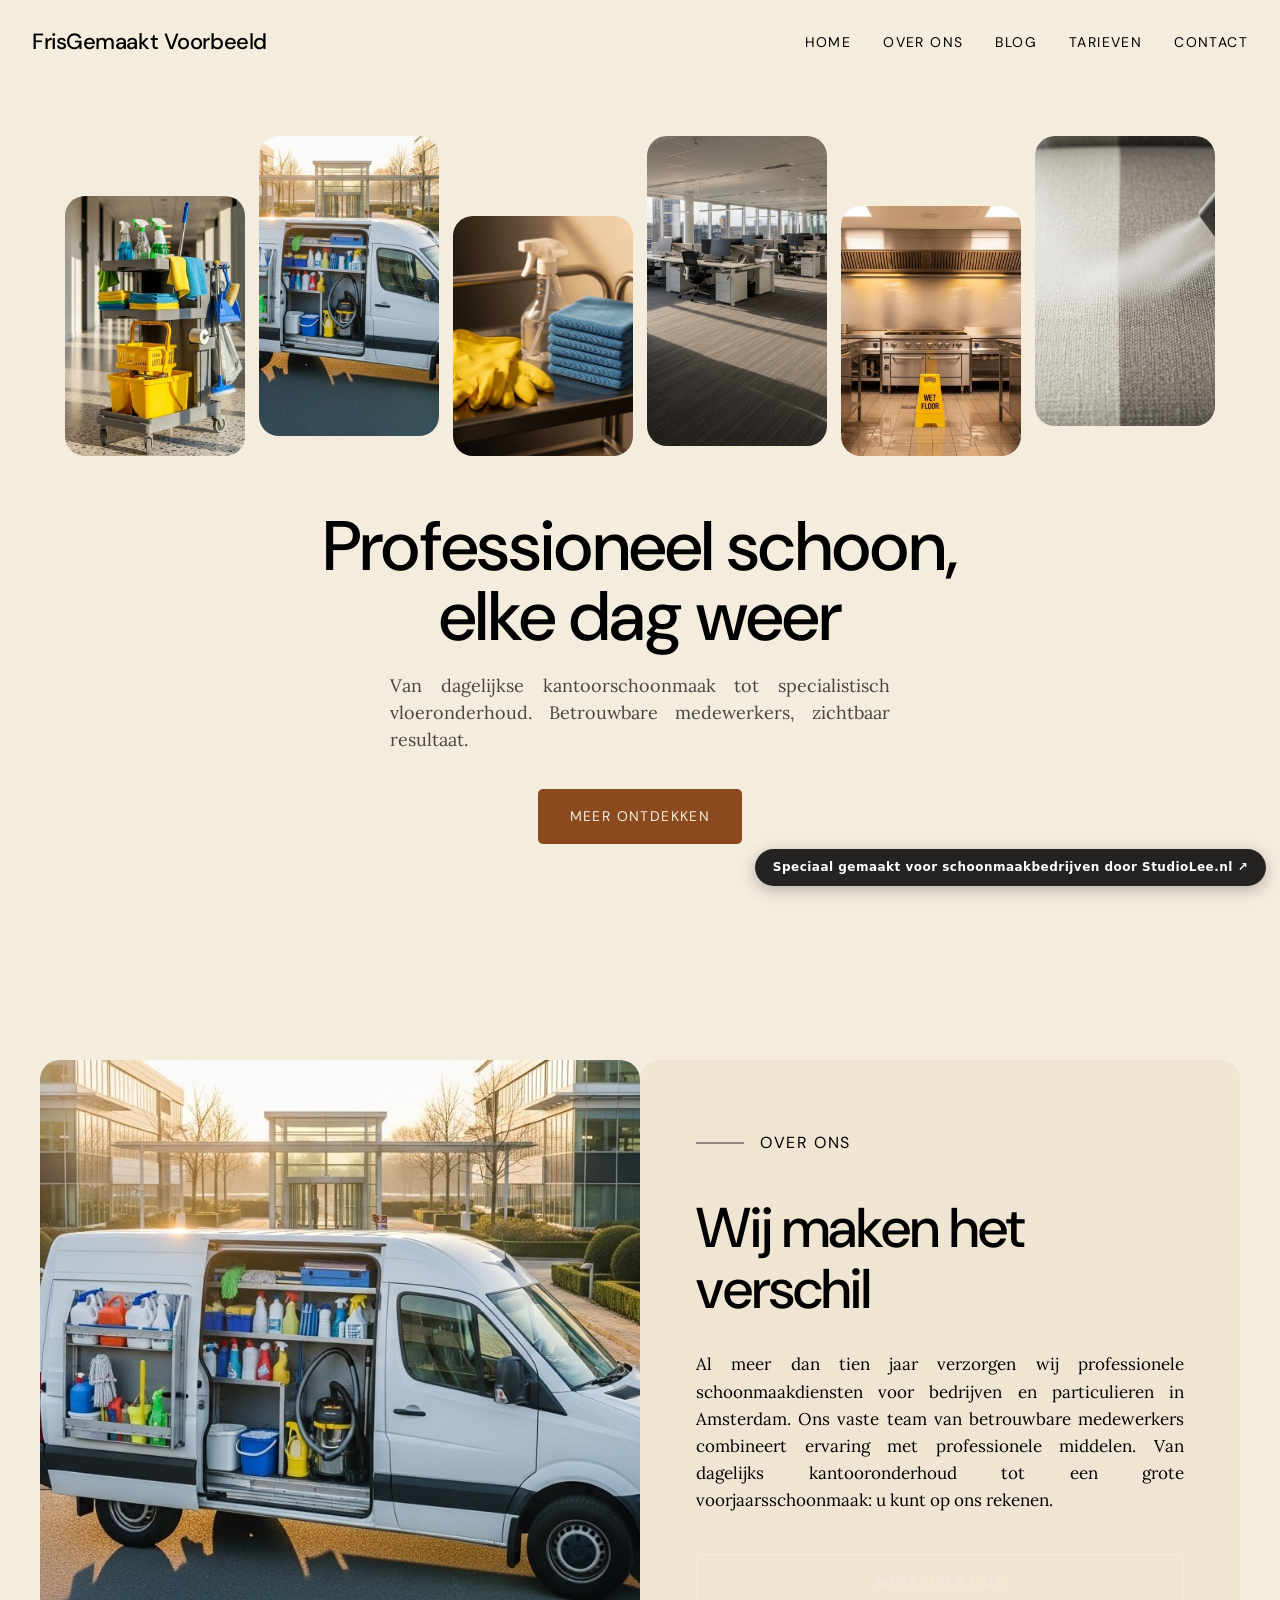
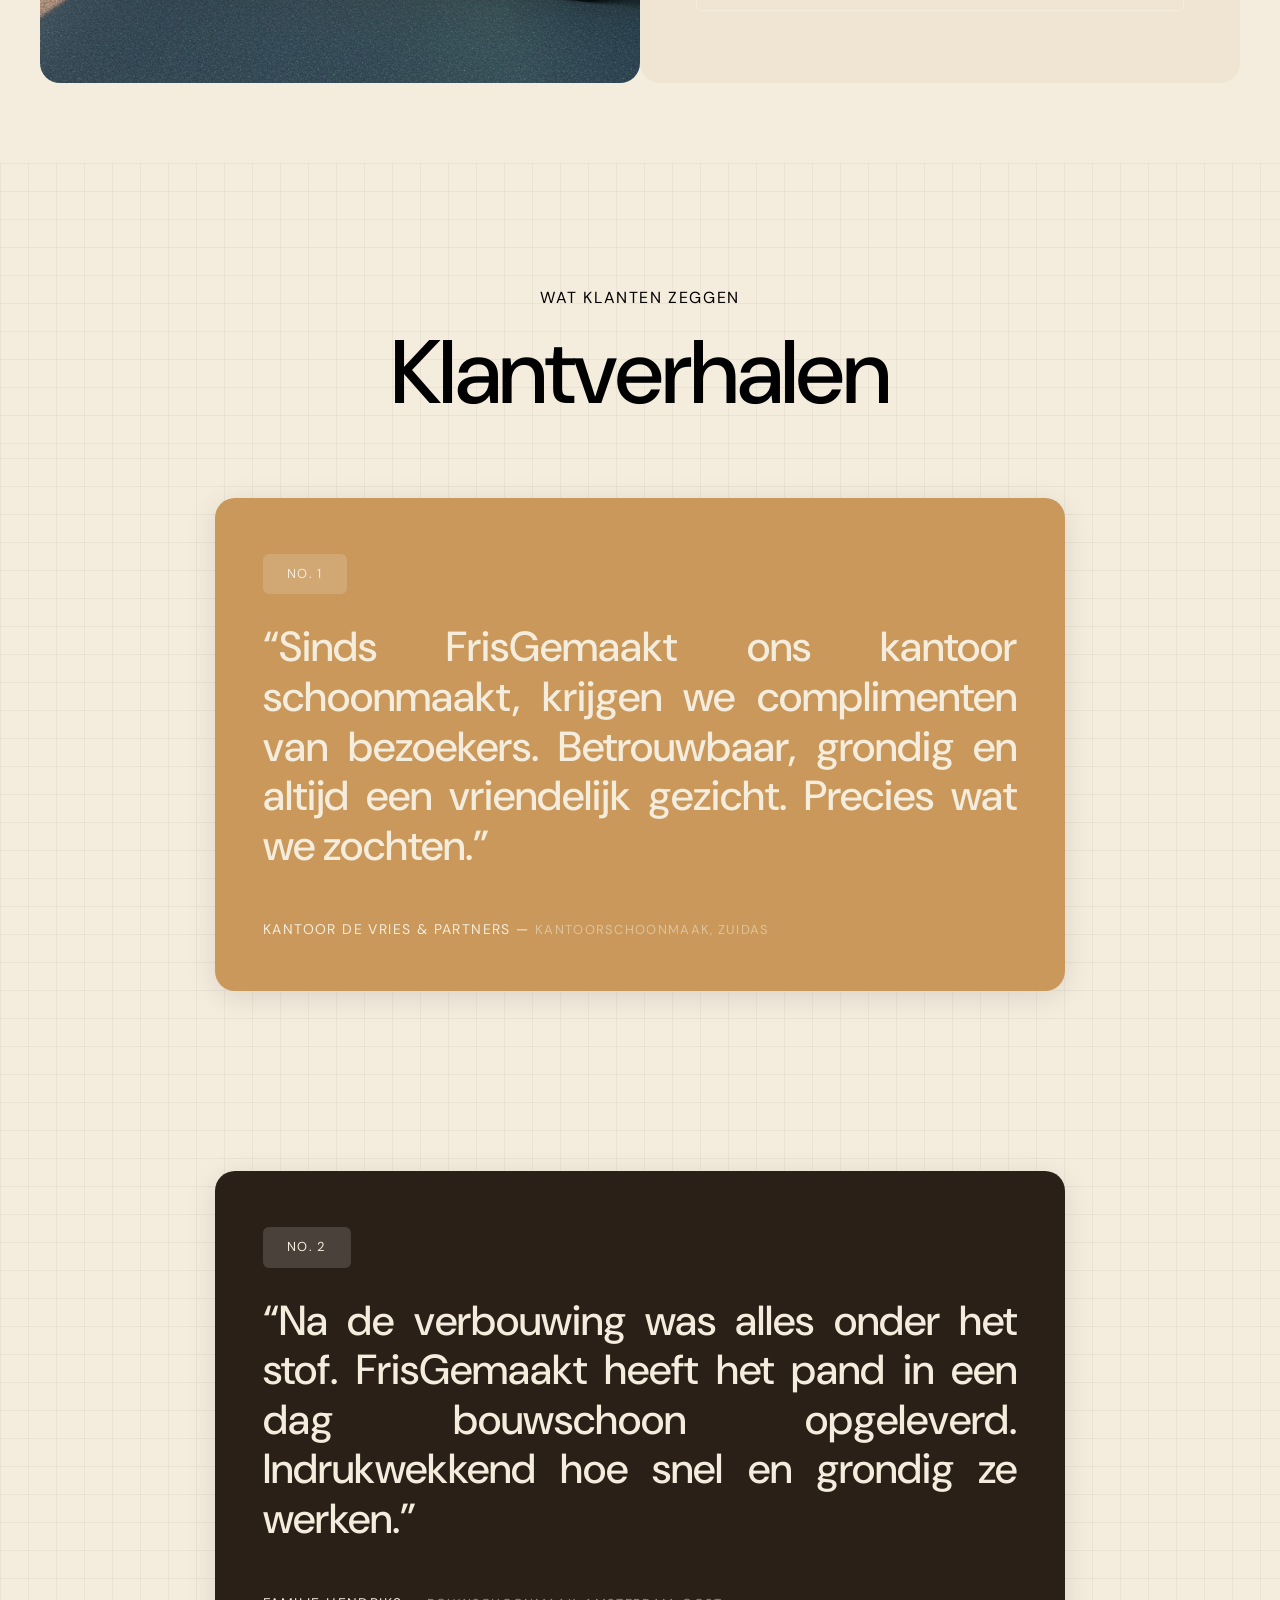
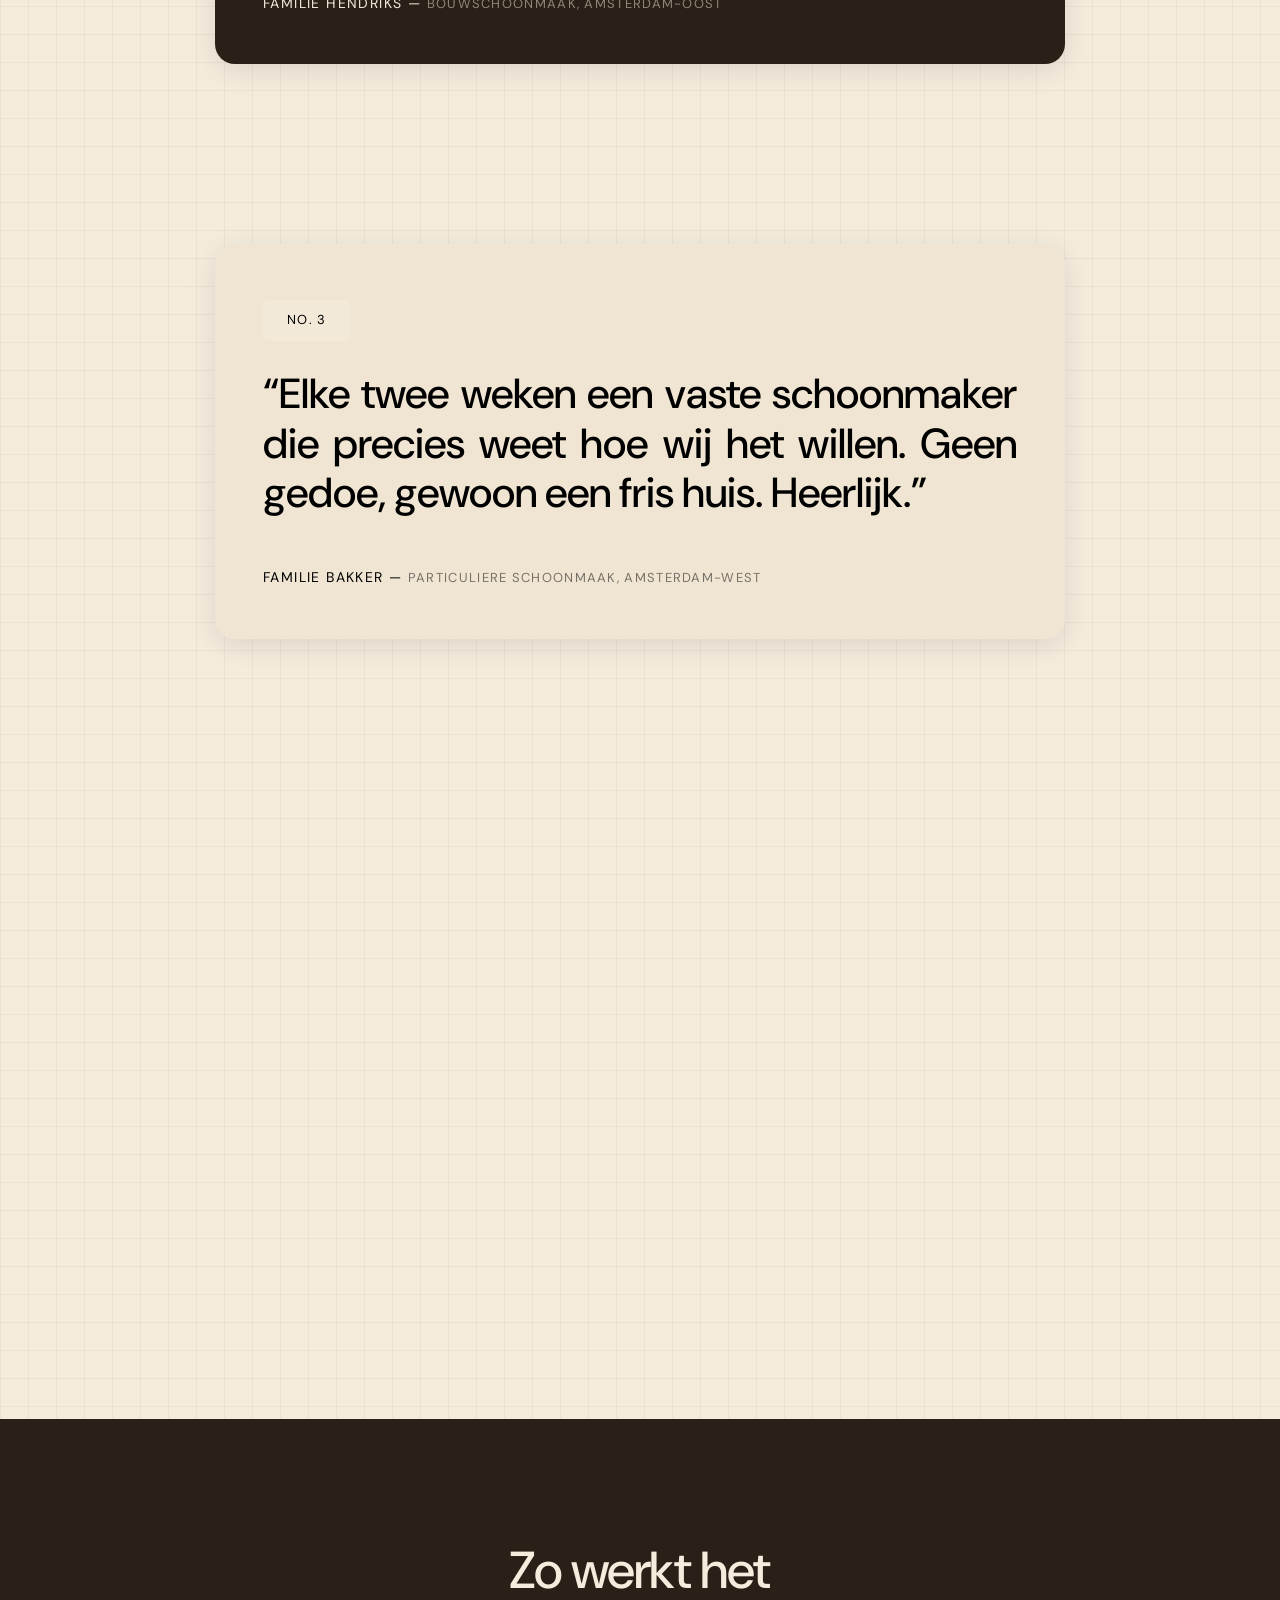
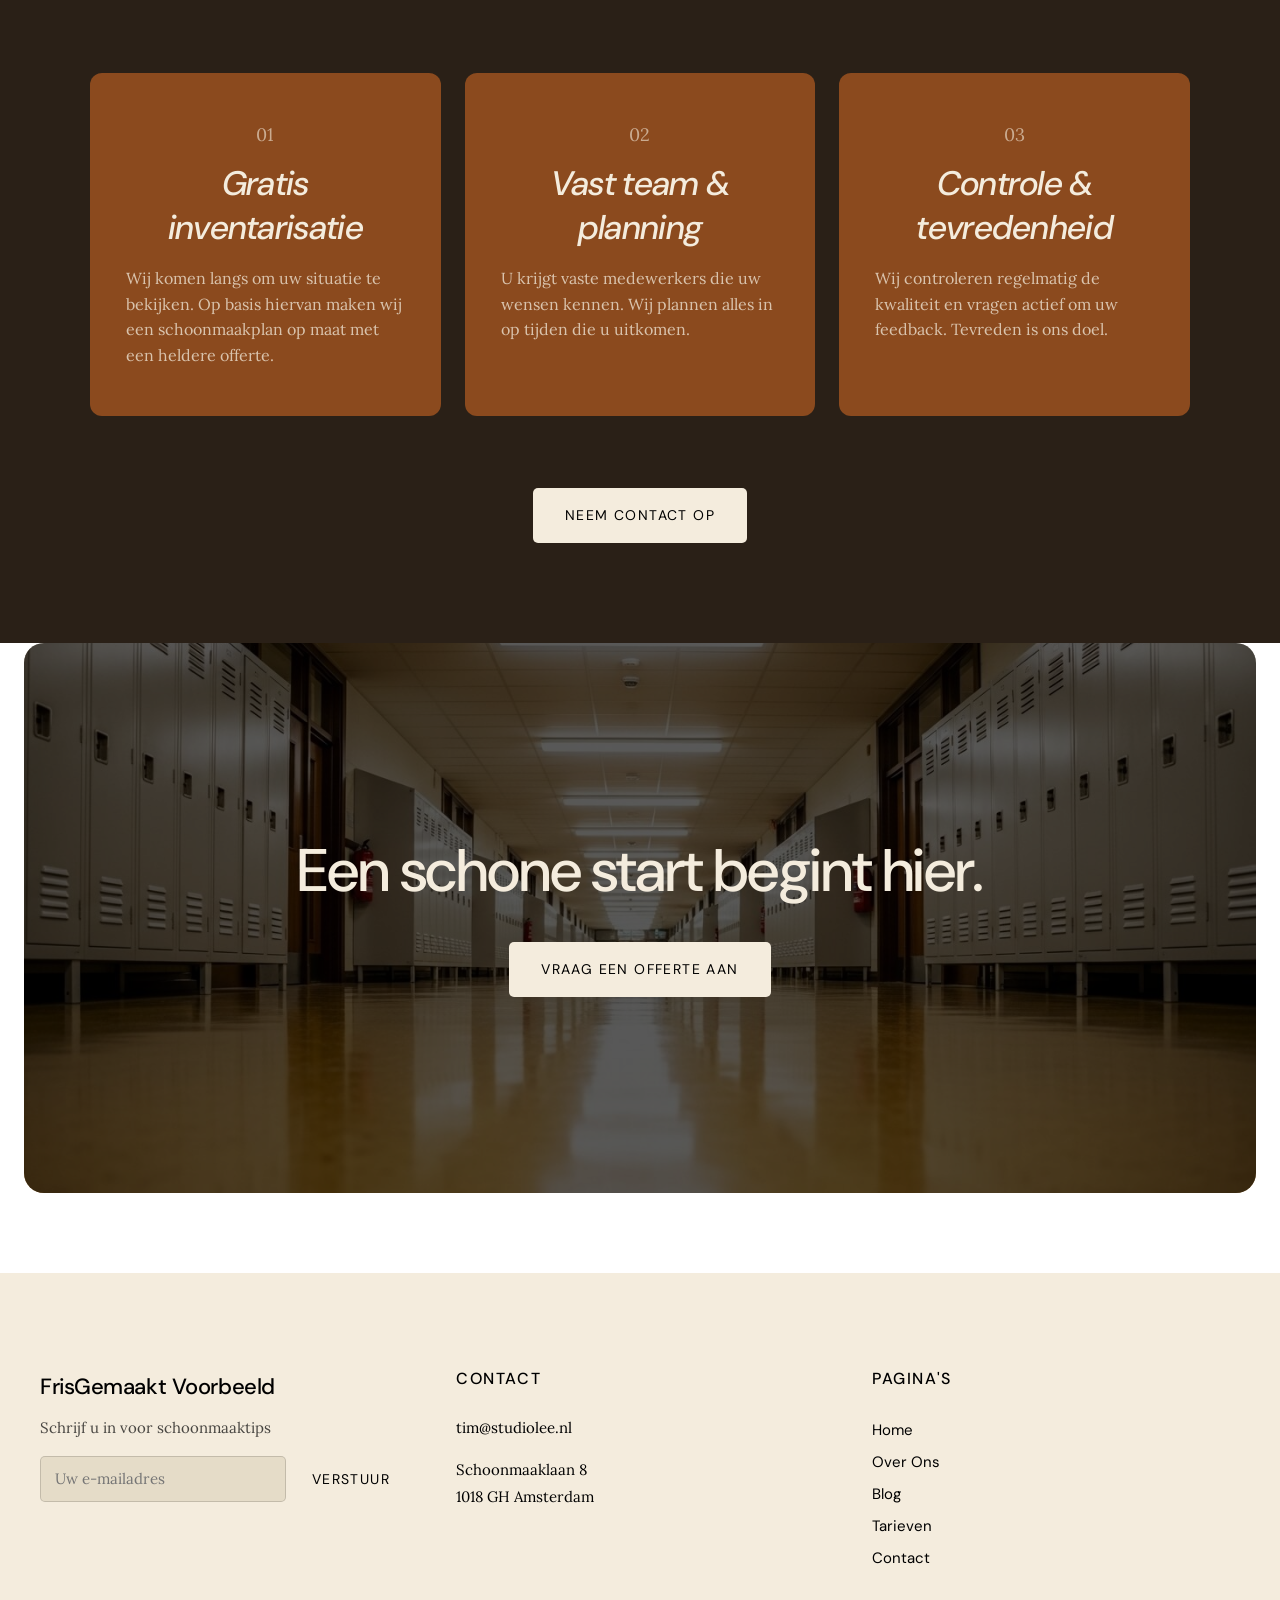
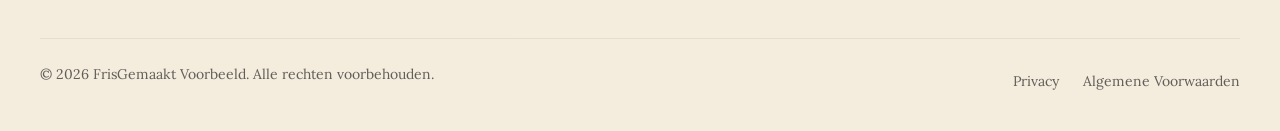
<file: index.html>
<!DOCTYPE html>
<html lang="nl">
<head>
  <meta charset="UTF-8">
  <meta name="viewport" content="width=device-width, initial-scale=1.0">
  <title>FrisGemaakt Voorbeeld — Uw schoonmaakbedrijf in Amsterdam</title>
  <meta name="description" content="FrisGemaakt Voorbeeld is uw schoonmaakbedrijf in Amsterdam — kantoorschoonmaak, particuliere schoonmaak, glazenwassen en vloeronderhoud. Betrouwbaar en professioneel.">
  <link rel="preconnect" href="https://fonts.googleapis.com">
  <link rel="preconnect" href="https://fonts.gstatic.com" crossorigin>
  <link href="https://fonts.googleapis.com/css2?family=DM+Sans:wght@400;500&family=Lora:ital,wght@0,400;0,700;1,400&display=swap" rel="stylesheet">
  <link rel="stylesheet" href="css/style.css">
</head>
<body>
  <header class="site-header" id="siteHeader">
    <div class="header-inner">
      <a href="index.html" class="brand-name">FrisGemaakt Voorbeeld</a>
      <nav class="desktop-nav" aria-label="Hoofdnavigatie"><ul><li><a href="index.html">Home</a></li><li><a href="about.html">Over Ons</a></li><li><a href="blog.html">Blog</a></li><li><a href="pricing.html">Tarieven</a></li><li><a href="contact.html">Contact</a></li></ul></nav>
      <button class="mobile-menu-toggle" id="menuOpen" aria-label="Open menu">Menu</button>
    </div>
  </header>
  <div class="mobile-menu-overlay" id="mobileMenu" aria-hidden="true">
    <div class="mobile-menu-header"><a href="index.html" class="brand-name">FrisGemaakt Voorbeeld</a><button class="mobile-menu-close" id="menuClose" aria-label="Sluit menu">&times;</button></div>
    <nav class="mobile-nav" aria-label="Mobiele navigatie"><ul><li><a href="index.html">Home</a></li><li><a href="about.html">Over Ons</a></li><li><a href="blog.html">Blog</a></li><li><a href="pricing.html">Tarieven</a></li><li><a href="contact.html">Contact</a></li></ul></nav>
  </div>

  <section class="hero"><div class="hero-inner">
    <div class="hero-photo-grid">
      <div class="photo-tile photo-tile--1"><img src="images/hero-1.jpg" alt="Professionele schoonmaker maakt een kantoorvloer schoon" loading="eager"></div>
      <div class="photo-tile photo-tile--2"><img src="images/hero-2.jpg" alt="Glazenwasser aan het werk aan een groot kantoorgebouw" loading="eager"></div>
      <div class="photo-tile photo-tile--3"><img src="images/hero-3.jpg" alt="Schoonmaker stofzuigt een modern kantoor" loading="lazy"></div>
      <div class="photo-tile photo-tile--4"><img src="images/hero-4.jpg" alt="Fris en schoon kantoorinterieur na professionele schoonmaak" loading="lazy"></div>
      <div class="photo-tile photo-tile--5"><img src="images/hero-5.jpg" alt="Professionele schoonmaakproducten en materialen" loading="lazy"></div>
      <div class="photo-tile photo-tile--6"><img src="images/hero-6.jpg" alt="Schoonmaker polijst een marmeren vloer" loading="lazy"></div>
    </div>
    <div class="hero-text">
      <h1 class="hero-headline">Professioneel schoon, elke dag weer</h1>
      <p class="hero-subheading">Van dagelijkse kantoorschoonmaak tot specialistisch vloeronderhoud. Betrouwbare medewerkers, zichtbaar resultaat.</p>
      <a href="#ontdek" class="btn btn--primary">Meer Ontdekken</a>
    </div>
  </div></section>

  <section class="about-preview reveal-on-scroll" id="ontdek"><div class="about-preview-inner">
    <div class="about-preview-image"><img src="images/about-preview.jpg" alt="Het team van FrisGemaakt aan het werk" loading="lazy"></div>
    <div class="about-preview-content">
      <span class="subheading">OVER ONS</span>
      <h2>Wij maken het verschil</h2>
      <p>Al meer dan tien jaar verzorgen wij professionele schoonmaakdiensten voor bedrijven en particulieren in Amsterdam. Ons vaste team van betrouwbare medewerkers combineert ervaring met professionele middelen. Van dagelijks kantooronderhoud tot een grote voorjaarsschoonmaak: u kunt op ons rekenen.</p>
      <a href="about.html" class="btn btn--outline">Meer over ons</a>
    </div>
  </div></section>

  <section class="testimonials-intro reveal-on-scroll"><div class="testimonials-intro-inner"><span class="subheading">WAT KLANTEN ZEGGEN</span><h2>Klantverhalen</h2></div></section>

  <section class="testimonials-cards">
    <article class="testimonial-card testimonial-card--1" style="background-color: #C9985A;"><div class="testimonial-card-inner"><span class="testimonial-badge">no. 1</span><blockquote><p>&ldquo;Sinds FrisGemaakt ons kantoor schoonmaakt, krijgen we complimenten van bezoekers. Betrouwbaar, grondig en altijd een vriendelijk gezicht. Precies wat we zochten.&rdquo;</p></blockquote><footer class="testimonial-attribution"><cite class="testimonial-name">Kantoor De Vries & Partners</cite><span class="testimonial-role">Kantoorschoonmaak, Zuidas</span></footer></div></article>
    <article class="testimonial-card testimonial-card--2" style="background-color: #2A2017;"><div class="testimonial-card-inner"><span class="testimonial-badge">no. 2</span><blockquote><p>&ldquo;Na de verbouwing was alles onder het stof. FrisGemaakt heeft het pand in een dag bouwschoon opgeleverd. Indrukwekkend hoe snel en grondig ze werken.&rdquo;</p></blockquote><footer class="testimonial-attribution"><cite class="testimonial-name">Familie Hendriks</cite><span class="testimonial-role">Bouwschoonmaak, Amsterdam-Oost</span></footer></div></article>
    <article class="testimonial-card testimonial-card--3" style="background-color: #EFE5D2;"><div class="testimonial-card-inner"><span class="testimonial-badge">no. 3</span><blockquote><p>&ldquo;Elke twee weken een vaste schoonmaker die precies weet hoe wij het willen. Geen gedoe, gewoon een fris huis. Heerlijk.&rdquo;</p></blockquote><footer class="testimonial-attribution"><cite class="testimonial-name">Familie Bakker</cite><span class="testimonial-role">Particuliere schoonmaak, Amsterdam-West</span></footer></div></article>
    <div style="height:80vh"></div>
  </section>

  <section class="how-it-works reveal-on-scroll"><div class="how-it-works-inner">
    <header class="how-it-works-header"><h2>Zo werkt het</h2></header>
    <div class="steps-grid">
      <article class="step-card"><span class="step-number">01</span><h3>Gratis inventarisatie</h3><p>Wij komen langs om uw situatie te bekijken. Op basis hiervan maken wij een schoonmaakplan op maat met een heldere offerte.</p></article>
      <article class="step-card"><span class="step-number">02</span><h3>Vast team & planning</h3><p>U krijgt vaste medewerkers die uw wensen kennen. Wij plannen alles in op tijden die u uitkomen.</p></article>
      <article class="step-card"><span class="step-number">03</span><h3>Controle & tevredenheid</h3><p>Wij controleren regelmatig de kwaliteit en vragen actief om uw feedback. Tevreden is ons doel.</p></article>
    </div>
    <div class="how-it-works-cta"><a href="contact.html" class="btn btn--primary btn--light">Neem Contact Op</a></div>
  </div></section>

  <section class="cta-fullwidth reveal-on-scroll">
    <div class="cta-fullwidth-bg"><img src="images/cta-bg.jpg" alt="" loading="lazy" aria-hidden="true"></div>
    <div class="cta-fullwidth-overlay"></div>
    <div class="cta-fullwidth-content"><h2>Een schone start begint hier.</h2><a href="contact.html" class="btn btn--primary btn--light">Vraag een offerte aan</a></div>
  </section>

  <footer class="site-footer"><div class="footer-inner">
    <div class="footer-col footer-col--brand"><a href="index.html" class="brand-name">FrisGemaakt Voorbeeld</a><p class="footer-tagline">Schrijf u in voor schoonmaaktips</p><form class="footer-signup" action="#" method="post"><label for="footerEmail" class="sr-only">E-mailadres</label><input type="email" id="footerEmail" name="email" placeholder="Uw e-mailadres" required><button type="submit" class="btn btn--small">Verstuur</button></form></div>
    <div class="footer-col footer-col--contact"><h4>Contact</h4><address><p><a href="mailto:tim@studiolee.nl">tim@studiolee.nl</a></p><p></p><p>Schoonmaaklaan 8<br>1018 GH Amsterdam</p></address></div>
    <div class="footer-col footer-col--nav"><h4>Pagina's</h4><nav aria-label="Footer navigatie"><ul><li><a href="index.html">Home</a></li><li><a href="about.html">Over Ons</a></li><li><a href="blog.html">Blog</a></li><li><a href="pricing.html">Tarieven</a></li><li><a href="contact.html">Contact</a></li></ul></nav></div>
  </div>
  <div class="footer-bottom"><p>&copy; 2026 FrisGemaakt Voorbeeld. Alle rechten voorbehouden.</p><nav class="footer-legal" aria-label="Juridische links"><a href="#">Privacy</a><a href="#">Algemene Voorwaarden</a></nav></div></footer>

  <script src="js/main.js"></script>
  <a href="https://www.studiolee.nl" target="_blank" rel="noopener" style="position:fixed;bottom:14px;right:14px;z-index:9999;background:rgba(0,0,0,.85);color:#fff;padding:9px 18px;border-radius:99px;font-family:system-ui,sans-serif;font-size:12px;font-weight:600;letter-spacing:.04em;text-decoration:none;box-shadow:0 4px 16px rgba(0,0,0,.25);transition:transform .2s,background .2s;display:inline-flex;align-items:center;gap:6px" onmouseover="this.style.transform='translateY(-2px)';this.style.background='#cdfb52';this.style.color='#0a0a0a'" onmouseout="this.style.transform='translateY(0)';this.style.background='rgba(0,0,0,.85)';this.style.color='#fff'">Speciaal gemaakt voor schoonmaakbedrijven door StudioLee.nl &nearr;</a>
</body>
</html>
</file>
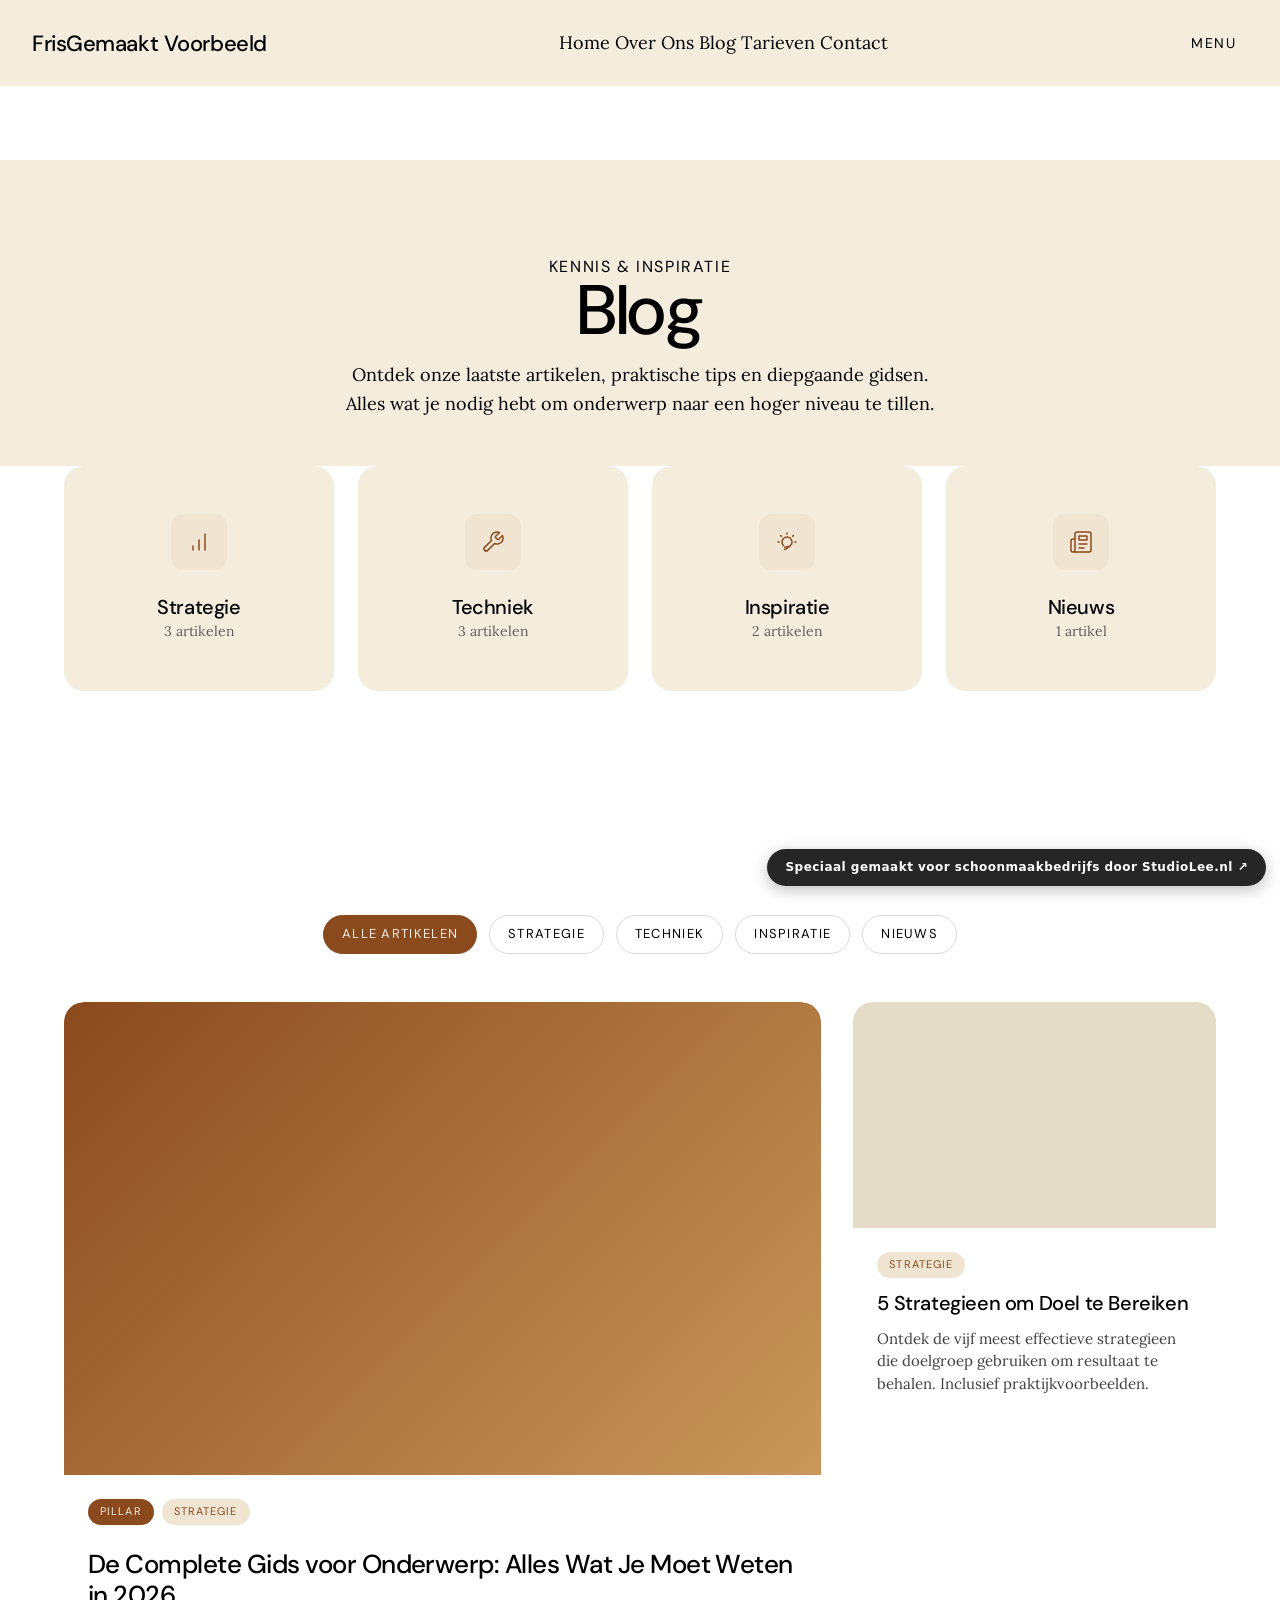
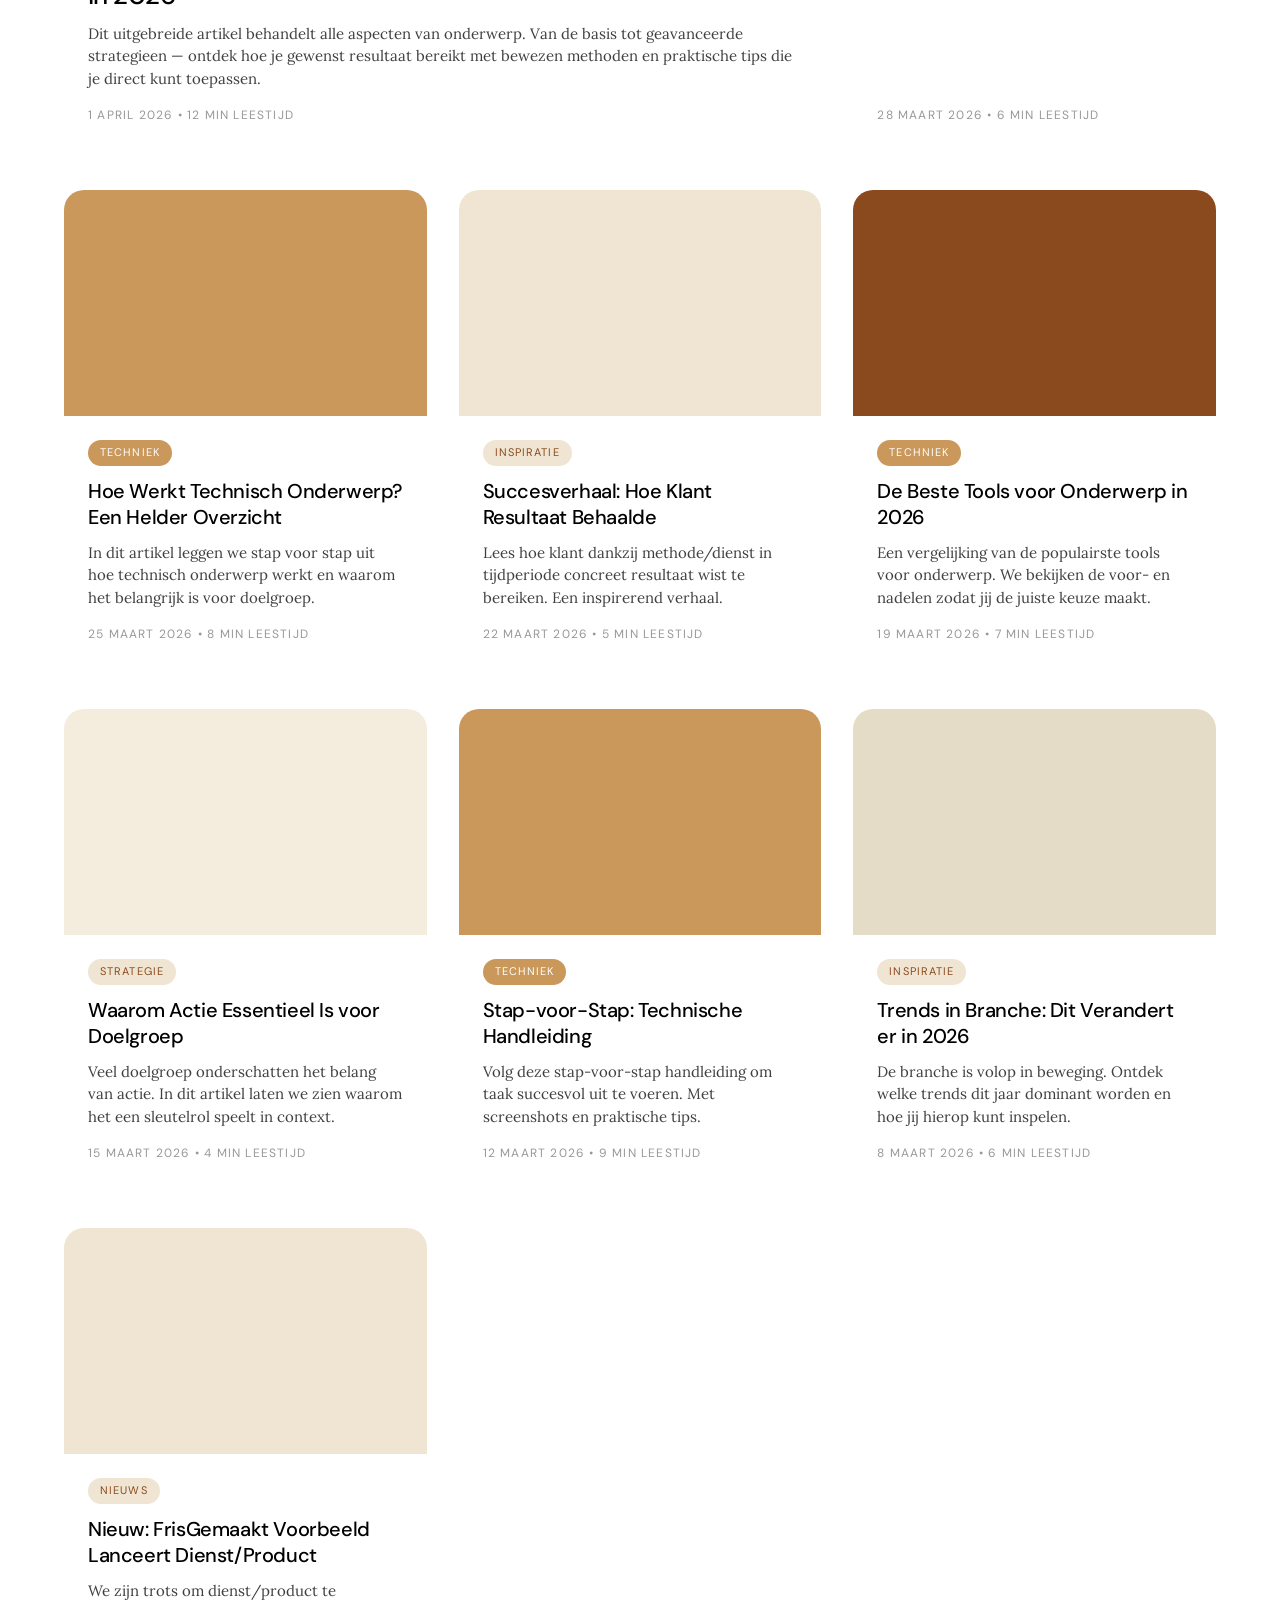
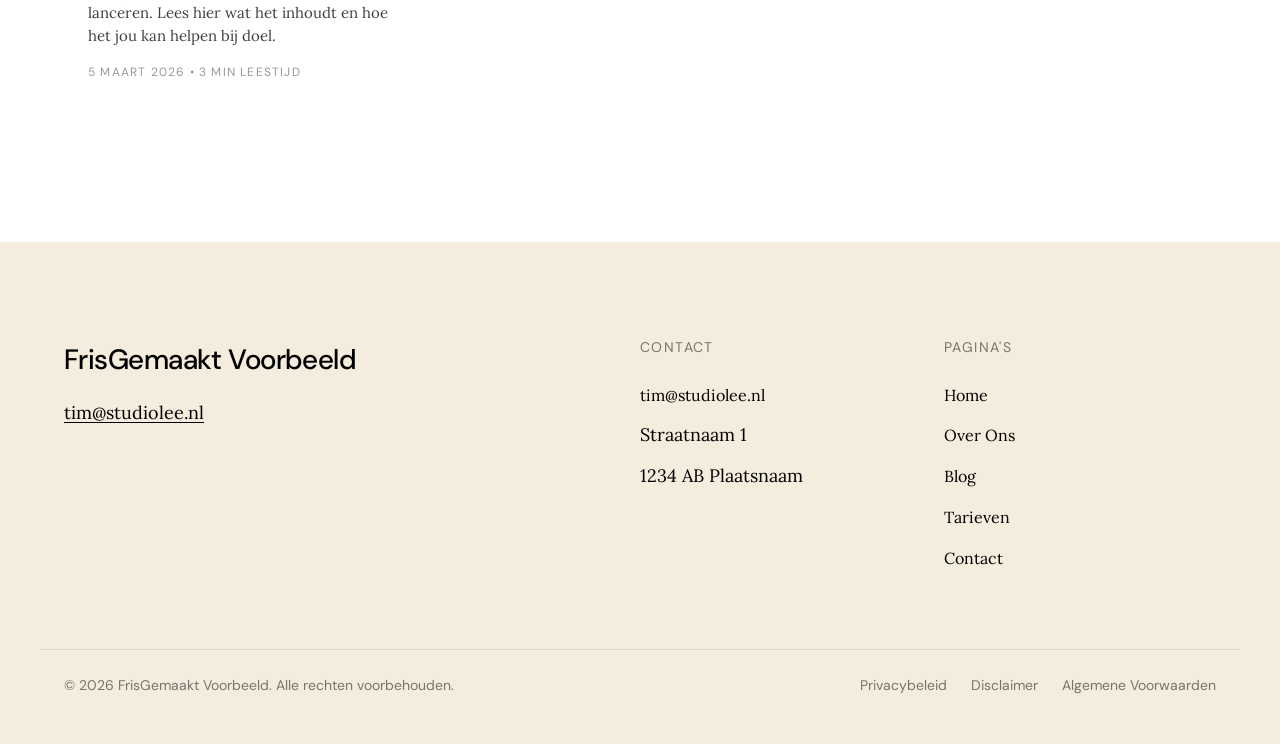
<file: blog.html>
<!DOCTYPE html>
<html lang="nl">
<head>
  <meta charset="UTF-8">
  <meta name="viewport" content="width=device-width, initial-scale=1.0">
  <meta name="description" content="Lees onze laatste artikelen over onderwerp. Praktische tips, diepgaande gidsen en meer.">
  <title>Blog — FrisGemaakt Voorbeeld</title>

  <!-- Google Fonts: DM Sans + Lora -->
  <link rel="preconnect" href="https://fonts.googleapis.com">
  <link rel="preconnect" href="https://fonts.gstatic.com" crossorigin>
  <link href="https://fonts.googleapis.com/css2?family=DM+Sans:wght@400;500&family=Lora:ital,wght@0,400;0,700;1,400&display=swap" rel="stylesheet">

  <!-- Stylesheet -->
  <link rel="stylesheet" href="css/style.css">

  <!-- Favicon -->
  <!-- PLACEHOLDER: Voeg favicon toe -->
</head>
<body>

  <!-- ============================================================
       HEADER / NAVIGATION
       ============================================================ -->
  <header class="nav" role="banner">
    <a href="index.html" class="nav__brand">FrisGemaakt Voorbeeld</a>

    <!-- Desktop nav links (hidden on mobile, shown in overlay) -->
    <nav class="nav__links" aria-label="Hoofdnavigatie">
      <a href="index.html">Home</a>
      <a href="about.html">Over Ons</a>
      <a href="blog.html" class="is-active" aria-current="page">Blog</a>
      <a href="pricing.html">Tarieven</a>
      <a href="contact.html">Contact</a>
    </nav>

    <button class="nav__toggle menu-btn" aria-label="Open menu" aria-expanded="false">
      Menu
    </button>
  </header>

  <!-- Mobile / Overlay Menu -->
  <div class="menu-overlay" role="dialog" aria-label="Navigatiemenu">
    <div class="menu-overlay__nav">
      <a href="index.html" class="menu-overlay__link">Home</a>
      <a href="about.html" class="menu-overlay__link">Over Ons</a>
      <a href="blog.html" class="menu-overlay__link">Blog</a>
      <a href="pricing.html" class="menu-overlay__link">Tarieven</a>
      <a href="contact.html" class="menu-overlay__link">Contact</a>

      <div class="menu-overlay__social">
        <a href="#" target="_blank" rel="noopener">Instagram</a>
        <a href="#" target="_blank" rel="noopener">LinkedIn</a>
        <a href="#" target="_blank" rel="noopener">Facebook</a>
      </div>
    </div>
    <div class="menu-overlay__aside">
      <!-- PLACEHOLDER: 4 sfeerbeelden in grid -->
      <div style="background-color: var(--color-dusty-teal); border-radius: var(--radius-lg);"></div>
      <div style="background-color: var(--color-stone); border-radius: var(--radius-lg);"></div>
      <div style="background-color: var(--color-stone); border-radius: var(--radius-lg);"></div>
      <div style="background-color: var(--color-dusty-teal); border-radius: var(--radius-lg);"></div>
    </div>
    <button class="menu-overlay__close menu-close" aria-label="Sluit menu">Sluiten</button>
  </div>

  <!-- Nav spacer -->
  <div class="nav-spacer"></div>


  <!-- ============================================================
       SECTION 1 — PAGE HERO
       ============================================================ -->
  <section class="blog-header reveal-on-scroll">
    <div class="container">
      <p class="subheading">Kennis &amp; Inspiratie</p>
      <h1>Blog</h1>
      <p>Ontdek onze laatste artikelen, praktische tips en diepgaande gidsen. Alles wat je nodig hebt om onderwerp naar een hoger niveau te tillen.</p>
    </div>
  </section>


  <!-- ============================================================
       SECTION 2 — CLUSTER OVERVIEW (4 topic clusters)
       ============================================================ -->
  <section class="section-pad" style="padding-top: 0;">
    <div class="container">
      <div style="display: grid; grid-template-columns: repeat(4, 1fr); gap: var(--sp-5); margin-bottom: var(--sp-8);" class="reveal-on-scroll reveal-stagger cluster-overview">

        <!-- Cluster 1 -->
        <button class="feature-card hover-lift" data-cluster-filter="cluster-strategie" style="cursor: pointer; border: none; text-align: center;">
          <div class="feature-card__icon">
            <!-- PLACEHOLDER: icoon strategie -->
            <svg xmlns="http://www.w3.org/2000/svg" width="24" height="24" fill="none" stroke="currentColor" stroke-width="1.5" stroke-linecap="round" stroke-linejoin="round" viewBox="0 0 24 24"><path d="M12 20V10"/><path d="M18 20V4"/><path d="M6 20v-4"/></svg>
          </div>
          <h4>Strategie</h4>
          <p style="font-size: 14px; opacity: 0.6; text-align: center;">3 artikelen</p>
        </button>

        <!-- Cluster 2 -->
        <button class="feature-card hover-lift" data-cluster-filter="cluster-techniek" style="cursor: pointer; border: none; text-align: center;">
          <div class="feature-card__icon">
            <!-- PLACEHOLDER: icoon techniek -->
            <svg xmlns="http://www.w3.org/2000/svg" width="24" height="24" fill="none" stroke="currentColor" stroke-width="1.5" stroke-linecap="round" stroke-linejoin="round" viewBox="0 0 24 24"><path d="M14.7 6.3a1 1 0 0 0 0 1.4l1.6 1.6a1 1 0 0 0 1.4 0l3.77-3.77a6 6 0 0 1-7.94 7.94l-6.91 6.91a2.12 2.12 0 0 1-3-3l6.91-6.91a6 6 0 0 1 7.94-7.94l-3.76 3.76z"/></svg>
          </div>
          <h4>Techniek</h4>
          <p style="font-size: 14px; opacity: 0.6; text-align: center;">3 artikelen</p>
        </button>

        <!-- Cluster 3 -->
        <button class="feature-card hover-lift" data-cluster-filter="cluster-inspiratie" style="cursor: pointer; border: none; text-align: center;">
          <div class="feature-card__icon">
            <!-- PLACEHOLDER: icoon inspiratie -->
            <svg xmlns="http://www.w3.org/2000/svg" width="24" height="24" fill="none" stroke="currentColor" stroke-width="1.5" stroke-linecap="round" stroke-linejoin="round" viewBox="0 0 24 24"><path d="M9.663 17h4.673M12 3v1m6.364 1.636l-.707.707M21 12h-1M4 12H3m3.343-5.657l-.707-.707m2.828 9.9a5 5 0 1 1 7.072 0l-.548.547A3.374 3.374 0 0 0 12 18.469c-.94 0-1.818.38-2.464 1.02l-.024.024"/></svg>
          </div>
          <h4>Inspiratie</h4>
          <p style="font-size: 14px; opacity: 0.6; text-align: center;">2 artikelen</p>
        </button>

        <!-- Cluster 4 -->
        <button class="feature-card hover-lift" data-cluster-filter="cluster-nieuws" style="cursor: pointer; border: none; text-align: center;">
          <div class="feature-card__icon">
            <!-- PLACEHOLDER: icoon nieuws -->
            <svg xmlns="http://www.w3.org/2000/svg" width="24" height="24" fill="none" stroke="currentColor" stroke-width="1.5" stroke-linecap="round" stroke-linejoin="round" viewBox="0 0 24 24"><path d="M4 22h16a2 2 0 0 0 2-2V4a2 2 0 0 0-2-2H8a2 2 0 0 0-2 2v16a2 2 0 0 1-2 2Zm0 0a2 2 0 0 1-2-2v-9c0-1.1.9-2 2-2h2"/><path d="M18 14h-8"/><path d="M15 18h-5"/><path d="M10 6h8v4h-8V6Z"/></svg>
          </div>
          <h4>Nieuws</h4>
          <p style="font-size: 14px; opacity: 0.6; text-align: center;">1 artikel</p>
        </button>

      </div>
    </div>

    <!-- Responsive: cluster grid 2x2 on mobile, 4-col on desktop -->
    <style>
      .cluster-overview {
        grid-template-columns: repeat(4, 1fr) !important;
      }
      @media (max-width: 768px) {
        .cluster-overview {
          grid-template-columns: repeat(2, 1fr) !important;
        }
      }
    </style>
  </section>


  <!-- ============================================================
       SECTION 3 — FILTER BUTTONS
       ============================================================ -->
  <div class="blog-filters reveal-on-scroll">
    <button class="blog-filter-btn filter-btn is-active" data-category="all">Alle Artikelen</button>
    <button class="blog-filter-btn filter-btn" data-category="cluster-strategie">Strategie</button>
    <button class="blog-filter-btn filter-btn" data-category="cluster-techniek">Techniek</button>
    <button class="blog-filter-btn filter-btn" data-category="cluster-inspiratie">Inspiratie</button>
    <button class="blog-filter-btn filter-btn" data-category="cluster-nieuws">Nieuws</button>
  </div>


  <!-- ============================================================
       SECTION 4 — ARTICLE GRID
       9 articles: 1 pillar (spans 2 cols) + 8 regular
       ============================================================ -->
  <section class="reveal-on-scroll">
    <div class="blog-grid">

      <!-- PILLAR ARTICLE — spans 2 columns -->
      <article class="article-card blog-item" data-category="cluster-strategie" style="grid-column: span 2;">
        <div class="article-card__image">
          <!-- PLACEHOLDER: pillar afbeelding 16:9 -->
          <div style="width: 100%; height: 100%; background: linear-gradient(135deg, var(--color-mid-green), var(--color-dusty-teal)); aspect-ratio: 16/9; border-radius: var(--radius-lg) var(--radius-lg) 0 0;"></div>
        </div>
        <div class="article-card__body">
          <div style="display: flex; gap: var(--sp-2); align-items: center; margin-bottom: var(--sp-3);">
            <span class="article-card__badge article-card__badge--primary">Pillar</span>
            <span class="article-card__badge">Strategie</span>
          </div>
          <h3 class="article-card__title" style="font-size: 26px; line-height: 1.2;">De Complete Gids voor Onderwerp: Alles Wat Je Moet Weten in 2026</h3>
          <p class="article-card__excerpt">Dit uitgebreide artikel behandelt alle aspecten van onderwerp. Van de basis tot geavanceerde strategieen — ontdek hoe je gewenst resultaat bereikt met bewezen methoden en praktische tips die je direct kunt toepassen.</p>
          <span class="article-card__meta">1 april 2026 &bull; 12 min leestijd</span>
        </div>
      </article>

      <!-- Article 2 -->
      <article class="article-card blog-item hover-lift" data-category="cluster-strategie">
        <div class="article-card__image">
          <!-- PLACEHOLDER: blog afbeelding 16:9 -->
          <div style="width: 100%; height: 100%; background-color: var(--color-stone); aspect-ratio: 16/10;"></div>
        </div>
        <div class="article-card__body">
          <span class="article-card__badge">Strategie</span>
          <h4 class="article-card__title">5 Strategieen om Doel te Bereiken</h4>
          <p class="article-card__excerpt">Ontdek de vijf meest effectieve strategieen die doelgroep gebruiken om resultaat te behalen. Inclusief praktijkvoorbeelden.</p>
          <span class="article-card__meta">28 maart 2026 &bull; 6 min leestijd</span>
        </div>
      </article>

      <!-- Article 3 -->
      <article class="article-card blog-item hover-lift" data-category="cluster-techniek">
        <div class="article-card__image">
          <div style="width: 100%; height: 100%; background-color: var(--color-dusty-teal); aspect-ratio: 16/10;"></div>
        </div>
        <div class="article-card__body">
          <span class="article-card__badge article-card__badge--accent">Techniek</span>
          <h4 class="article-card__title">Hoe Werkt Technisch Onderwerp? Een Helder Overzicht</h4>
          <p class="article-card__excerpt">In dit artikel leggen we stap voor stap uit hoe technisch onderwerp werkt en waarom het belangrijk is voor doelgroep.</p>
          <span class="article-card__meta">25 maart 2026 &bull; 8 min leestijd</span>
        </div>
      </article>

      <!-- Article 4 -->
      <article class="article-card blog-item hover-lift" data-category="cluster-inspiratie">
        <div class="article-card__image">
          <div style="width: 100%; height: 100%; background-color: var(--color-bg-panel); aspect-ratio: 16/10;"></div>
        </div>
        <div class="article-card__body">
          <span class="article-card__badge">Inspiratie</span>
          <h4 class="article-card__title">Succesverhaal: Hoe Klant Resultaat Behaalde</h4>
          <p class="article-card__excerpt">Lees hoe klant dankzij methode/dienst in tijdperiode concreet resultaat wist te bereiken. Een inspirerend verhaal.</p>
          <span class="article-card__meta">22 maart 2026 &bull; 5 min leestijd</span>
        </div>
      </article>

      <!-- Article 5 -->
      <article class="article-card blog-item hover-lift" data-category="cluster-techniek">
        <div class="article-card__image">
          <div style="width: 100%; height: 100%; background-color: var(--color-mid-green); aspect-ratio: 16/10;"></div>
        </div>
        <div class="article-card__body">
          <span class="article-card__badge article-card__badge--accent">Techniek</span>
          <h4 class="article-card__title">De Beste Tools voor Onderwerp in 2026</h4>
          <p class="article-card__excerpt">Een vergelijking van de populairste tools voor onderwerp. We bekijken de voor- en nadelen zodat jij de juiste keuze maakt.</p>
          <span class="article-card__meta">19 maart 2026 &bull; 7 min leestijd</span>
        </div>
      </article>

      <!-- Article 6 -->
      <article class="article-card blog-item hover-lift" data-category="cluster-strategie">
        <div class="article-card__image">
          <div style="width: 100%; height: 100%; background-color: var(--color-bg-warm); aspect-ratio: 16/10;"></div>
        </div>
        <div class="article-card__body">
          <span class="article-card__badge">Strategie</span>
          <h4 class="article-card__title">Waarom Actie Essentieel Is voor Doelgroep</h4>
          <p class="article-card__excerpt">Veel doelgroep onderschatten het belang van actie. In dit artikel laten we zien waarom het een sleutelrol speelt in context.</p>
          <span class="article-card__meta">15 maart 2026 &bull; 4 min leestijd</span>
        </div>
      </article>

      <!-- Article 7 -->
      <article class="article-card blog-item hover-lift" data-category="cluster-techniek">
        <div class="article-card__image">
          <div style="width: 100%; height: 100%; background-color: var(--color-dusty-teal); aspect-ratio: 16/10;"></div>
        </div>
        <div class="article-card__body">
          <span class="article-card__badge article-card__badge--accent">Techniek</span>
          <h4 class="article-card__title">Stap-voor-Stap: Technische Handleiding</h4>
          <p class="article-card__excerpt">Volg deze stap-voor-stap handleiding om taak succesvol uit te voeren. Met screenshots en praktische tips.</p>
          <span class="article-card__meta">12 maart 2026 &bull; 9 min leestijd</span>
        </div>
      </article>

      <!-- Article 8 -->
      <article class="article-card blog-item hover-lift" data-category="cluster-inspiratie">
        <div class="article-card__image">
          <div style="width: 100%; height: 100%; background-color: var(--color-stone); aspect-ratio: 16/10;"></div>
        </div>
        <div class="article-card__body">
          <span class="article-card__badge">Inspiratie</span>
          <h4 class="article-card__title">Trends in Branche: Dit Verandert er in 2026</h4>
          <p class="article-card__excerpt">De branche is volop in beweging. Ontdek welke trends dit jaar dominant worden en hoe jij hierop kunt inspelen.</p>
          <span class="article-card__meta">8 maart 2026 &bull; 6 min leestijd</span>
        </div>
      </article>

      <!-- Article 9 -->
      <article class="article-card blog-item hover-lift" data-category="cluster-nieuws">
        <div class="article-card__image">
          <div style="width: 100%; height: 100%; background-color: var(--color-bg-panel); aspect-ratio: 16/10;"></div>
        </div>
        <div class="article-card__body">
          <span class="article-card__badge">Nieuws</span>
          <h4 class="article-card__title">Nieuw: FrisGemaakt Voorbeeld Lanceert Dienst/Product</h4>
          <p class="article-card__excerpt">We zijn trots om dienst/product te lanceren. Lees hier wat het inhoudt en hoe het jou kan helpen bij doel.</p>
          <span class="article-card__meta">5 maart 2026 &bull; 3 min leestijd</span>
        </div>
      </article>

    </div>
  </section>


  <!-- ============================================================
       FOOTER
       ============================================================ -->
  <footer class="footer" role="contentinfo">
    <div class="footer__grid">

      <!-- Column 1: Brand + email -->
      <div>
        <div class="footer__brand">FrisGemaakt Voorbeeld</div>
        <a href="mailto:tim@studiolee.nl" class="footer__email">tim@studiolee.nl</a>
      </div>

      <!-- Column 2: Contact -->
      <div class="footer__col">
        <h4>Contact</h4>
        <ul>
          <li></li>
          <li><a href="mailto:tim@studiolee.nl">tim@studiolee.nl</a></li>
          <li>Straatnaam 1</li>
          <li>1234 AB Plaatsnaam</li>
        </ul>
      </div>

      <!-- Column 3: Navigation -->
      <div class="footer__col">
        <h4>Pagina's</h4>
        <ul>
          <li><a href="index.html">Home</a></li>
          <li><a href="about.html">Over Ons</a></li>
          <li><a href="blog.html">Blog</a></li>
          <li><a href="pricing.html">Tarieven</a></li>
          <li><a href="contact.html">Contact</a></li>
        </ul>
      </div>

    </div>

    <!-- Bottom bar -->
    <div class="footer__bottom">
      <span class="footer__copyright">&copy; 2026 FrisGemaakt Voorbeeld. Alle rechten voorbehouden.</span>
      <div class="footer__legal">
        <a href="privacy.html">Privacybeleid</a>
        <a href="legal.html">Disclaimer</a>
        <a href="algemene-voorwaarden.html">Algemene Voorwaarden</a>
      </div>
    </div>
  </footer>


  <!-- JavaScript -->
  <script src="js/main.js"></script>

  <!-- Cluster card click → activate matching filter button -->
  <script>
    document.querySelectorAll('data-cluster-filter').forEach(function(card) {
      card.addEventListener('click', function() {
        var cluster = this.getAttribute('data-cluster-filter');
        var filterBtn = document.querySelector('.filter-btndata-category="' + cluster + '"');
        if (filterBtn) filterBtn.click();

        // Scroll to filter bar
        var filterBar = document.querySelector('.blog-filters');
        if (filterBar) {
          var headerHeight = document.querySelector('header') ? document.querySelector('header').offsetHeight : 0;
          var top = filterBar.getBoundingClientRect().top + window.scrollY - headerHeight - 20;
          window.scrollTo({ top: top, behavior: 'smooth' });
        }
      });
    });
  </script>


  <!-- StudioLee credit badge -->
  <a href="https://www.studiolee.nl" target="_blank" rel="noopener" style="position:fixed;bottom:14px;right:14px;z-index:9999;background:rgba(0,0,0,.85);color:#fff;padding:9px 18px;border-radius:99px;font-family:system-ui,sans-serif;font-size:12px;font-weight:600;letter-spacing:.04em;text-decoration:none;box-shadow:0 4px 16px rgba(0,0,0,.25);transition:transform .2s,background .2s;display:inline-flex;align-items:center;gap:6px" onmouseover="this.style.transform='translateY(-2px)';this.style.background='#cdfb52';this.style.color='#0a0a0a'" onmouseout="this.style.transform='translateY(0)';this.style.background='rgba(0,0,0,.85)';this.style.color='#fff'">Speciaal gemaakt voor schoonmaakbedrijfs door StudioLee.nl &nearr;</a>

</body>
</html>
</file>
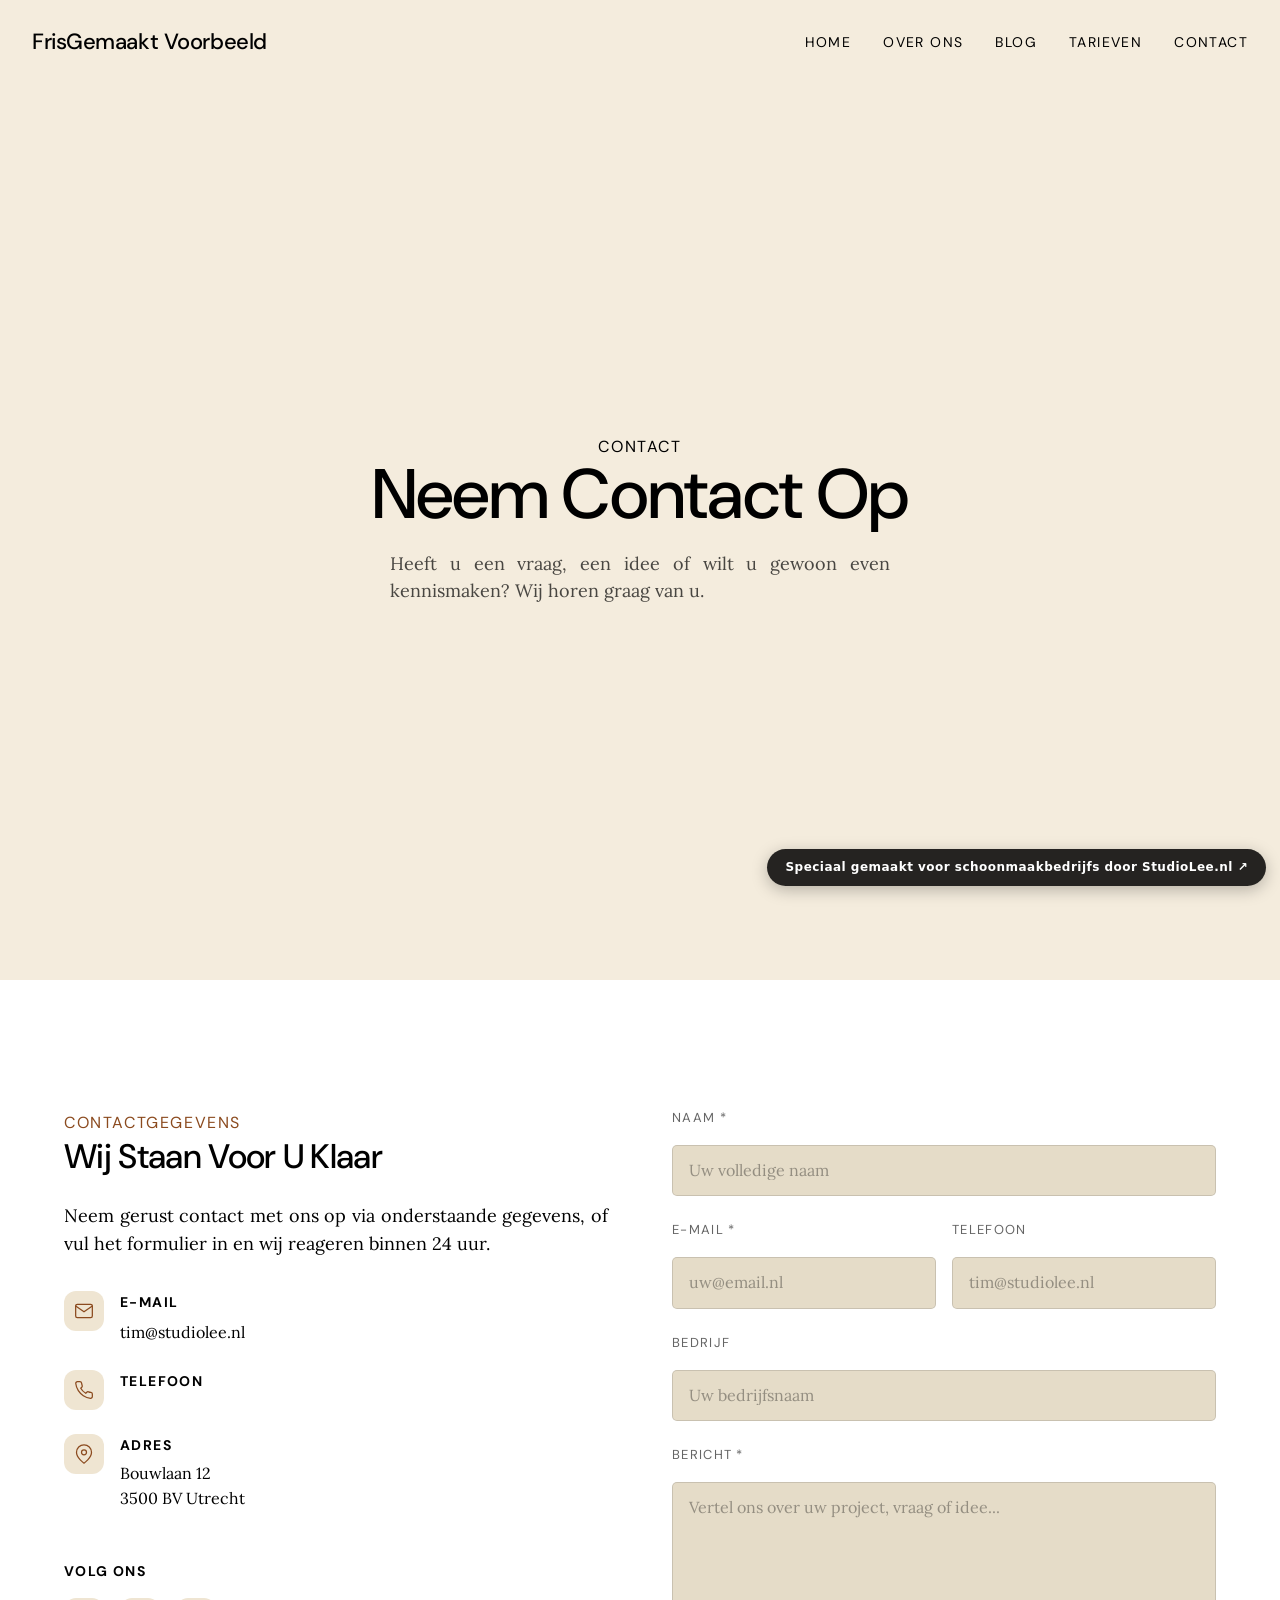
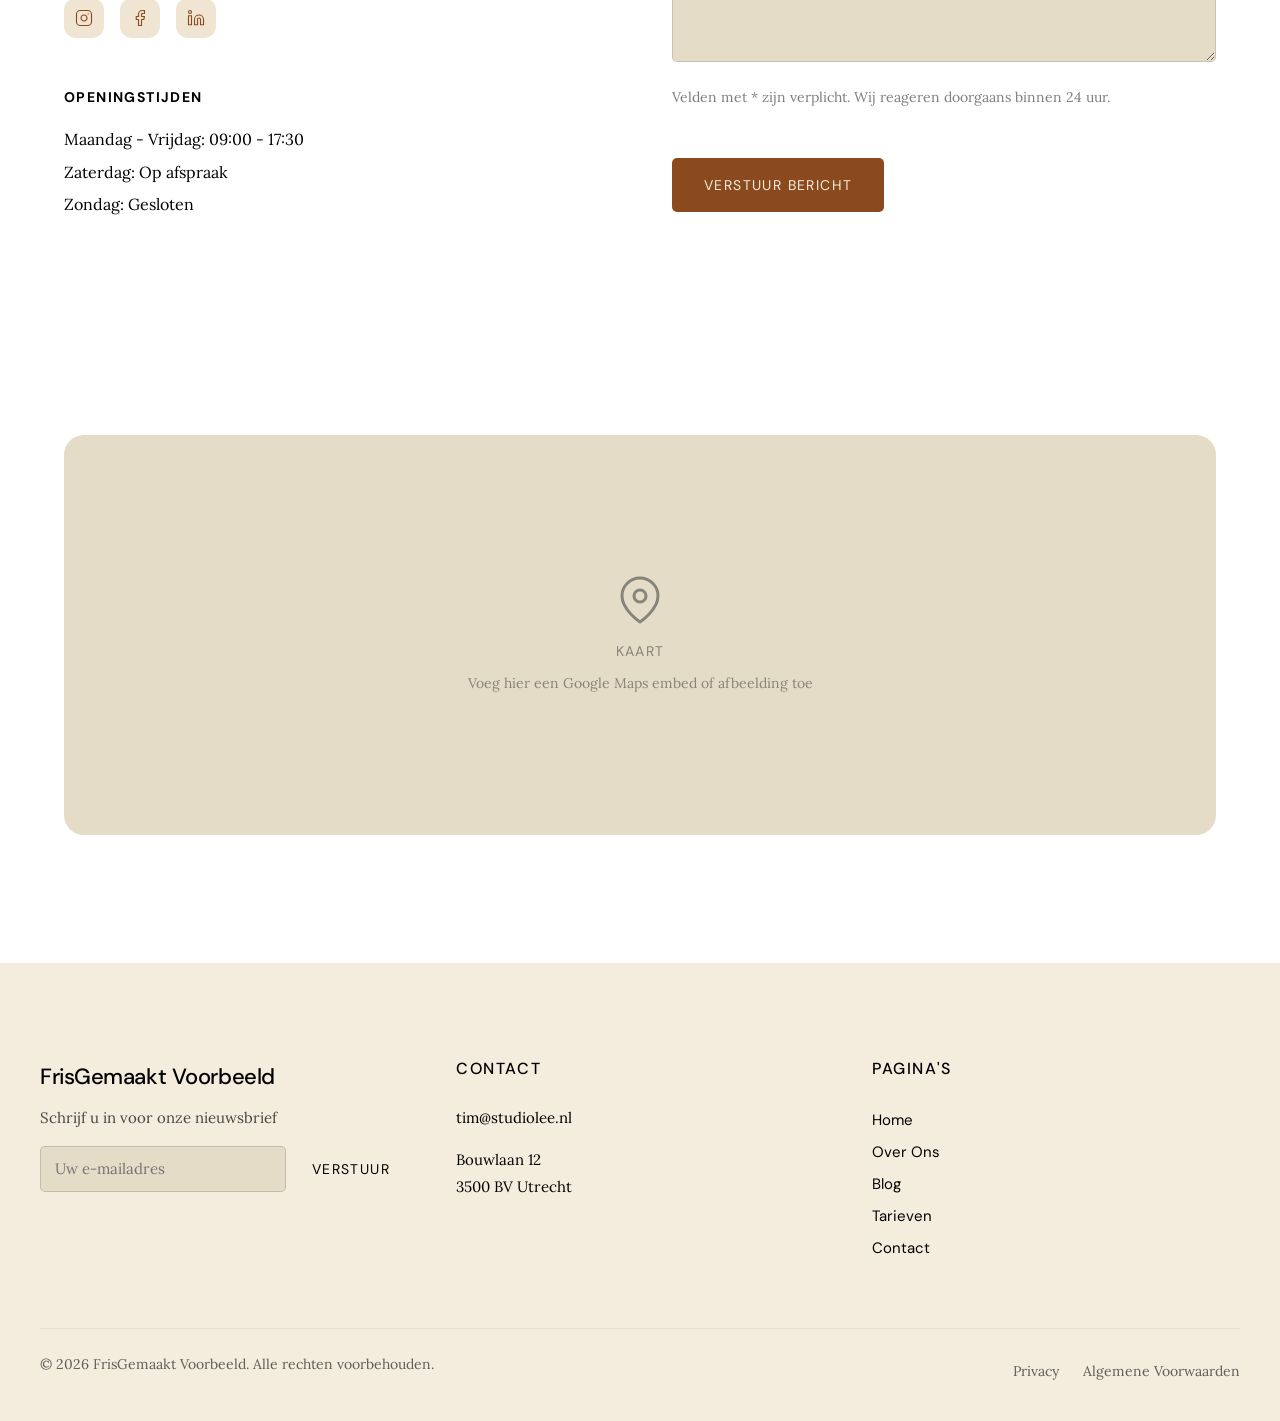
<file: contact.html>
<!DOCTYPE html>
<html lang="nl">
<head>
  <meta charset="UTF-8">
  <meta name="viewport" content="width=device-width, initial-scale=1.0">
  <title>FrisGemaakt Voorbeeld — Contact</title>
  <meta name="description" content="Neem contact op met ons team — wij helpen u graag verder met uw vraag of project">

  <!-- Google Fonts -->
  <link rel="preconnect" href="https://fonts.googleapis.com">
  <link rel="preconnect" href="https://fonts.gstatic.com" crossorigin>
  <link href="https://fonts.googleapis.com/css2?family=DM+Sans:wght@400;500&family=Lora:ital,wght@0,400;0,700;1,400&display=swap" rel="stylesheet">

  <!-- Stylesheet -->
  <link rel="stylesheet" href="css/style.css">
</head>
<body>

  <!-- ============================================
       1. HEADER / NAVIGATIE
       ============================================ -->
  <header class="site-header" id="siteHeader">
    <div class="header-inner">
      <a href="index.html" class="brand-name">FrisGemaakt Voorbeeld</a>

      <nav class="desktop-nav" aria-label="Hoofdnavigatie">
        <ul>
          <li><a href="index.html">Home</a></li>
          <li><a href="about.html">Over Ons</a></li>
          <li><a href="blog.html">Blog</a></li>
          <li><a href="pricing.html">Tarieven</a></li>
          <li><a href="contact.html" class="active" aria-current="page">Contact</a></li>
        </ul>
      </nav>

      <button class="mobile-menu-toggle" id="menuOpen" aria-label="Open menu">
        Menu
      </button>
    </div>
  </header>

  <!-- Mobile Menu Overlay -->
  <div class="mobile-menu-overlay" id="mobileMenu" aria-hidden="true">
    <div class="mobile-menu-header">
      <a href="index.html" class="brand-name">FrisGemaakt Voorbeeld</a>
      <button class="mobile-menu-close" id="menuClose" aria-label="Sluit menu">&times;</button>
    </div>
    <nav class="mobile-nav" aria-label="Mobiele navigatie">
      <ul>
        <li><a href="index.html">Home</a></li>
        <li><a href="about.html">Over Ons</a></li>
        <li><a href="blog.html">Blog</a></li>
        <li><a href="pricing.html">Tarieven</a></li>
        <li><a href="contact.html" class="active" aria-current="page">Contact</a></li>
      </ul>
    </nav>
  </div>


  <!-- ============================================
       2. HERO — CONTACT
       ============================================ -->
  <section class="hero" style="padding-bottom: var(--sp-8);">
    <div class="hero-inner">
      <div class="hero-text">
        <span class="subheading">CONTACT</span>
        <h1 class="hero-headline">Neem Contact Op</h1>
        <p class="hero-subheading">Heeft u een vraag, een idee of wilt u gewoon even kennismaken? Wij horen graag van u.</p>
      </div>
    </div>
  </section>


  <!-- ============================================
       3. CONTACT — 2-KOLOM LAYOUT
       ============================================ -->
  <section class="form-section reveal-on-scroll">
    <div class="form-section__grid">

      <!-- Linker kolom: Contactgegevens -->
      <div class="form-section__info">
        <span class="subheading">CONTACTGEGEVENS</span>
        <h2>Wij Staan Voor U Klaar</h2>
        <p>Neem gerust contact met ons op via onderstaande gegevens, of vul het formulier in en wij reageren binnen 24 uur.</p>

        <div style="margin-top: var(--sp-6); display: flex; flex-direction: column; gap: var(--sp-5);">

          <!-- E-mail -->
          <div style="display: flex; align-items: flex-start; gap: var(--sp-4);">
            <div style="flex-shrink: 0; width: 40px; height: 40px; border-radius: var(--radius-md); background-color: var(--color-bg-panel); display: flex; align-items: center; justify-content: center; color: var(--color-mid-green);">
              <svg width="20" height="20" viewBox="0 0 24 24" fill="none" stroke="currentColor" stroke-width="1.5" stroke-linecap="round" stroke-linejoin="round">
                <path d="M4 4h16c1.1 0 2 .9 2 2v12c0 1.1-.9 2-2 2H4c-1.1 0-2-.9-2-2V6c0-1.1.9-2 2-2z"/>
                <polyline points="22,6 12,13 2,6"/>
              </svg>
            </div>
            <div>
              <strong style="font-family: var(--font-ui); font-size: var(--fs-small); text-transform: uppercase; letter-spacing: var(--ls-uppercase); display: block; margin-bottom: var(--sp-1);">E-mail</strong>
              <a href="mailto:tim@studiolee.nl" style="font-size: 16px;">tim@studiolee.nl</a>
            </div>
          </div>

          <!-- Telefoon -->
          <div style="display: flex; align-items: flex-start; gap: var(--sp-4);">
            <div style="flex-shrink: 0; width: 40px; height: 40px; border-radius: var(--radius-md); background-color: var(--color-bg-panel); display: flex; align-items: center; justify-content: center; color: var(--color-mid-green);">
              <svg width="20" height="20" viewBox="0 0 24 24" fill="none" stroke="currentColor" stroke-width="1.5" stroke-linecap="round" stroke-linejoin="round">
                <path d="M22 16.92v3a2 2 0 0 1-2.18 2 19.79 19.79 0 0 1-8.63-3.07 19.5 19.5 0 0 1-6-6 19.79 19.79 0 0 1-3.07-8.67A2 2 0 0 1 4.11 2h3a2 2 0 0 1 2 1.72 12.84 12.84 0 0 0 .7 2.81 2 2 0 0 1-.45 2.11L8.09 9.91a16 16 0 0 0 6 6l1.27-1.27a2 2 0 0 1 2.11-.45 12.84 12.84 0 0 0 2.81.7A2 2 0 0 1 22 16.92z"/>
              </svg>
            </div>
            <div>
              <strong style="font-family: var(--font-ui); font-size: var(--fs-small); text-transform: uppercase; letter-spacing: var(--ls-uppercase); display: block; margin-bottom: var(--sp-1);">Telefoon</strong>
              
            </div>
          </div>

          <!-- Adres -->
          <div style="display: flex; align-items: flex-start; gap: var(--sp-4);">
            <div style="flex-shrink: 0; width: 40px; height: 40px; border-radius: var(--radius-md); background-color: var(--color-bg-panel); display: flex; align-items: center; justify-content: center; color: var(--color-mid-green);">
              <svg width="20" height="20" viewBox="0 0 24 24" fill="none" stroke="currentColor" stroke-width="1.5" stroke-linecap="round" stroke-linejoin="round">
                <path d="M21 10c0 7-9 13-9 13s-9-6-9-13a9 9 0 0 1 18 0z"/>
                <circle cx="12" cy="10" r="3"/>
              </svg>
            </div>
            <div>
              <strong style="font-family: var(--font-ui); font-size: var(--fs-small); text-transform: uppercase; letter-spacing: var(--ls-uppercase); display: block; margin-bottom: var(--sp-1);">Adres</strong>
              <address style="font-style: normal; font-size: 16px;">
                Bouwlaan 12<br>
                3500 BV Utrecht
              </address>
            </div>
          </div>

        </div>

        <!-- Sociale Media -->
        <div style="margin-top: var(--sp-7);">
          <strong style="font-family: var(--font-ui); font-size: var(--fs-small); text-transform: uppercase; letter-spacing: var(--ls-uppercase); display: block; margin-bottom: var(--sp-4);">Volg Ons</strong>
          <div style="display: flex; gap: var(--sp-4);">
            <a href="https://instagram.com/bedrijfsnaam" target="_blank" rel="noopener noreferrer" aria-label="Instagram" style="width: 40px; height: 40px; border-radius: var(--radius-md); background-color: var(--color-bg-panel); display: flex; align-items: center; justify-content: center; color: var(--color-mid-green); transition: background-color 0.2s ease;">
              <svg width="18" height="18" viewBox="0 0 24 24" fill="none" stroke="currentColor" stroke-width="1.5" stroke-linecap="round" stroke-linejoin="round">
                <rect x="2" y="2" width="20" height="20" rx="5" ry="5"/>
                <path d="M16 11.37A4 4 0 1 1 12.63 8 4 4 0 0 1 16 11.37z"/>
                <line x1="17.5" y1="6.5" x2="17.51" y2="6.5"/>
              </svg>
            </a>
            <a href="https://facebook.com/bedrijfsnaam" target="_blank" rel="noopener noreferrer" aria-label="Facebook" style="width: 40px; height: 40px; border-radius: var(--radius-md); background-color: var(--color-bg-panel); display: flex; align-items: center; justify-content: center; color: var(--color-mid-green); transition: background-color 0.2s ease;">
              <svg width="18" height="18" viewBox="0 0 24 24" fill="none" stroke="currentColor" stroke-width="1.5" stroke-linecap="round" stroke-linejoin="round">
                <path d="M18 2h-3a5 5 0 0 0-5 5v3H7v4h3v8h4v-8h3l1-4h-4V7a1 1 0 0 1 1-1h3z"/>
              </svg>
            </a>
            <a href="https://linkedin.com/company/bedrijfsnaam" target="_blank" rel="noopener noreferrer" aria-label="LinkedIn" style="width: 40px; height: 40px; border-radius: var(--radius-md); background-color: var(--color-bg-panel); display: flex; align-items: center; justify-content: center; color: var(--color-mid-green); transition: background-color 0.2s ease;">
              <svg width="18" height="18" viewBox="0 0 24 24" fill="none" stroke="currentColor" stroke-width="1.5" stroke-linecap="round" stroke-linejoin="round">
                <path d="M16 8a6 6 0 0 1 6 6v7h-4v-7a2 2 0 0 0-2-2 2 2 0 0 0-2 2v7h-4v-7a6 6 0 0 1 6-6z"/>
                <rect x="2" y="9" width="4" height="12"/>
                <circle cx="4" cy="4" r="2"/>
              </svg>
            </a>
          </div>
        </div>

        <!-- Openingstijden -->
        <div style="margin-top: var(--sp-7);">
          <strong style="font-family: var(--font-ui); font-size: var(--fs-small); text-transform: uppercase; letter-spacing: var(--ls-uppercase); display: block; margin-bottom: var(--sp-4);">Openingstijden</strong>
          <div style="font-size: 16px; line-height: 1.8;">
            <p style="margin-bottom: var(--sp-1);">Maandag - Vrijdag: 09:00 - 17:30</p>
            <p style="margin-bottom: var(--sp-1);">Zaterdag: Op afspraak</p>
            <p>Zondag: Gesloten</p>
          </div>
        </div>
      </div>

      <!-- Rechter kolom: Contactformulier -->
      <div>
        <form class="contact-form form" action="#" method="post" novalidate>

          <div class="form__field">
            <label for="contactNaam" class="form__label">Naam *</label>
            <input type="text" id="contactNaam" name="naam" class="form__input" placeholder="Uw volledige naam" required>
          </div>

          <div class="form__row">
            <div class="form__field">
              <label for="contactEmail" class="form__label">E-mail *</label>
              <input type="email" id="contactEmail" name="email" class="form__input" placeholder="uw@email.nl" required>
            </div>
            <div class="form__field">
              <label for="contactTelefoon" class="form__label">Telefoon</label>
              <input type="tel" id="contactTelefoon" name="telefoon" class="form__input" placeholder="tim@studiolee.nl">
            </div>
          </div>

          <div class="form__field">
            <label for="contactBedrijf" class="form__label">Bedrijf</label>
            <input type="text" id="contactBedrijf" name="bedrijf" class="form__input" placeholder="Uw bedrijfsnaam">
          </div>

          <div class="form__field">
            <label for="contactBericht" class="form__label">Bericht *</label>
            <textarea id="contactBericht" name="bericht" class="form__textarea" rows="6" placeholder="Vertel ons over uw project, vraag of idee..." required></textarea>
          </div>

          <p class="form__note">Velden met * zijn verplicht. Wij reageren doorgaans binnen 24 uur.</p>

          <button type="submit" class="btn btn--primary form__submit">Verstuur Bericht</button>

        </form>
      </div>

    </div>
  </section>


  <!-- ============================================
       4. KAART — PLACEHOLDER
       ============================================ -->
  <section class="reveal-on-scroll" style="padding: var(--sp-8) 0 var(--section-pad-y);">
    <div class="container">
      <div style="width: 100%; height: 400px; border-radius: var(--radius-lg); background-color: var(--color-stone); display: flex; align-items: center; justify-content: center; overflow: hidden;">
        <div style="text-align: center; color: var(--color-text); opacity: 0.4;">
          <svg width="48" height="48" viewBox="0 0 24 24" fill="none" stroke="currentColor" stroke-width="1.5" stroke-linecap="round" stroke-linejoin="round" style="margin: 0 auto var(--sp-3); display: block;">
            <path d="M21 10c0 7-9 13-9 13s-9-6-9-13a9 9 0 0 1 18 0z"/>
            <circle cx="12" cy="10" r="3"/>
          </svg>
          <span style="font-family: var(--font-ui); font-size: var(--fs-button); text-transform: uppercase; letter-spacing: var(--ls-uppercase);">Kaart</span>
          <p style="font-size: var(--fs-small); margin-top: var(--sp-2); text-align: center;">Voeg hier een Google Maps embed of afbeelding toe</p>
        </div>
      </div>
    </div>
  </section>


  <!-- ============================================
       5. FOOTER
       ============================================ -->
  <footer class="site-footer">
    <div class="footer-inner">

      <div class="footer-col footer-col--brand">
        <a href="index.html" class="brand-name">FrisGemaakt Voorbeeld</a>
        <p class="footer-tagline">Schrijf u in voor onze nieuwsbrief</p>
        <form class="footer-signup" action="#" method="post">
          <label for="footerEmail" class="sr-only">E-mailadres</label>
          <input type="email" id="footerEmail" name="email" placeholder="Uw e-mailadres" required>
          <button type="submit" class="btn btn--small">Verstuur</button>
        </form>
      </div>

      <div class="footer-col footer-col--contact">
        <h4>Contact</h4>
        <address>
          <p><a href="mailto:tim@studiolee.nl">tim@studiolee.nl</a></p>
          <p></p>
          <p>Bouwlaan 12<br>3500 BV Utrecht</p>
        </address>
      </div>

      <div class="footer-col footer-col--nav">
        <h4>Pagina's</h4>
        <nav aria-label="Footer navigatie">
          <ul>
            <li><a href="index.html">Home</a></li>
            <li><a href="about.html">Over Ons</a></li>
            <li><a href="blog.html">Blog</a></li>
            <li><a href="pricing.html">Tarieven</a></li>
            <li><a href="contact.html">Contact</a></li>
          </ul>
        </nav>
      </div>

    </div>

    <div class="footer-bottom">
      <p>&copy; 2026 FrisGemaakt Voorbeeld. Alle rechten voorbehouden.</p>
      <nav class="footer-legal" aria-label="Juridische links">
        <a href="#">Privacy</a>
        <a href="#">Algemene Voorwaarden</a>
      </nav>
    </div>
  </footer>


  <!-- JavaScript -->
  <script src="js/main.js"></script>


  <!-- StudioLee credit badge -->
  <a href="https://www.studiolee.nl" target="_blank" rel="noopener" style="position:fixed;bottom:14px;right:14px;z-index:9999;background:rgba(0,0,0,.85);color:#fff;padding:9px 18px;border-radius:99px;font-family:system-ui,sans-serif;font-size:12px;font-weight:600;letter-spacing:.04em;text-decoration:none;box-shadow:0 4px 16px rgba(0,0,0,.25);transition:transform .2s,background .2s;display:inline-flex;align-items:center;gap:6px" onmouseover="this.style.transform='translateY(-2px)';this.style.background='#cdfb52';this.style.color='#0a0a0a'" onmouseout="this.style.transform='translateY(0)';this.style.background='rgba(0,0,0,.85)';this.style.color='#fff'">Speciaal gemaakt voor schoonmaakbedrijfs door StudioLee.nl &nearr;</a>

</body>
</html>
</file>
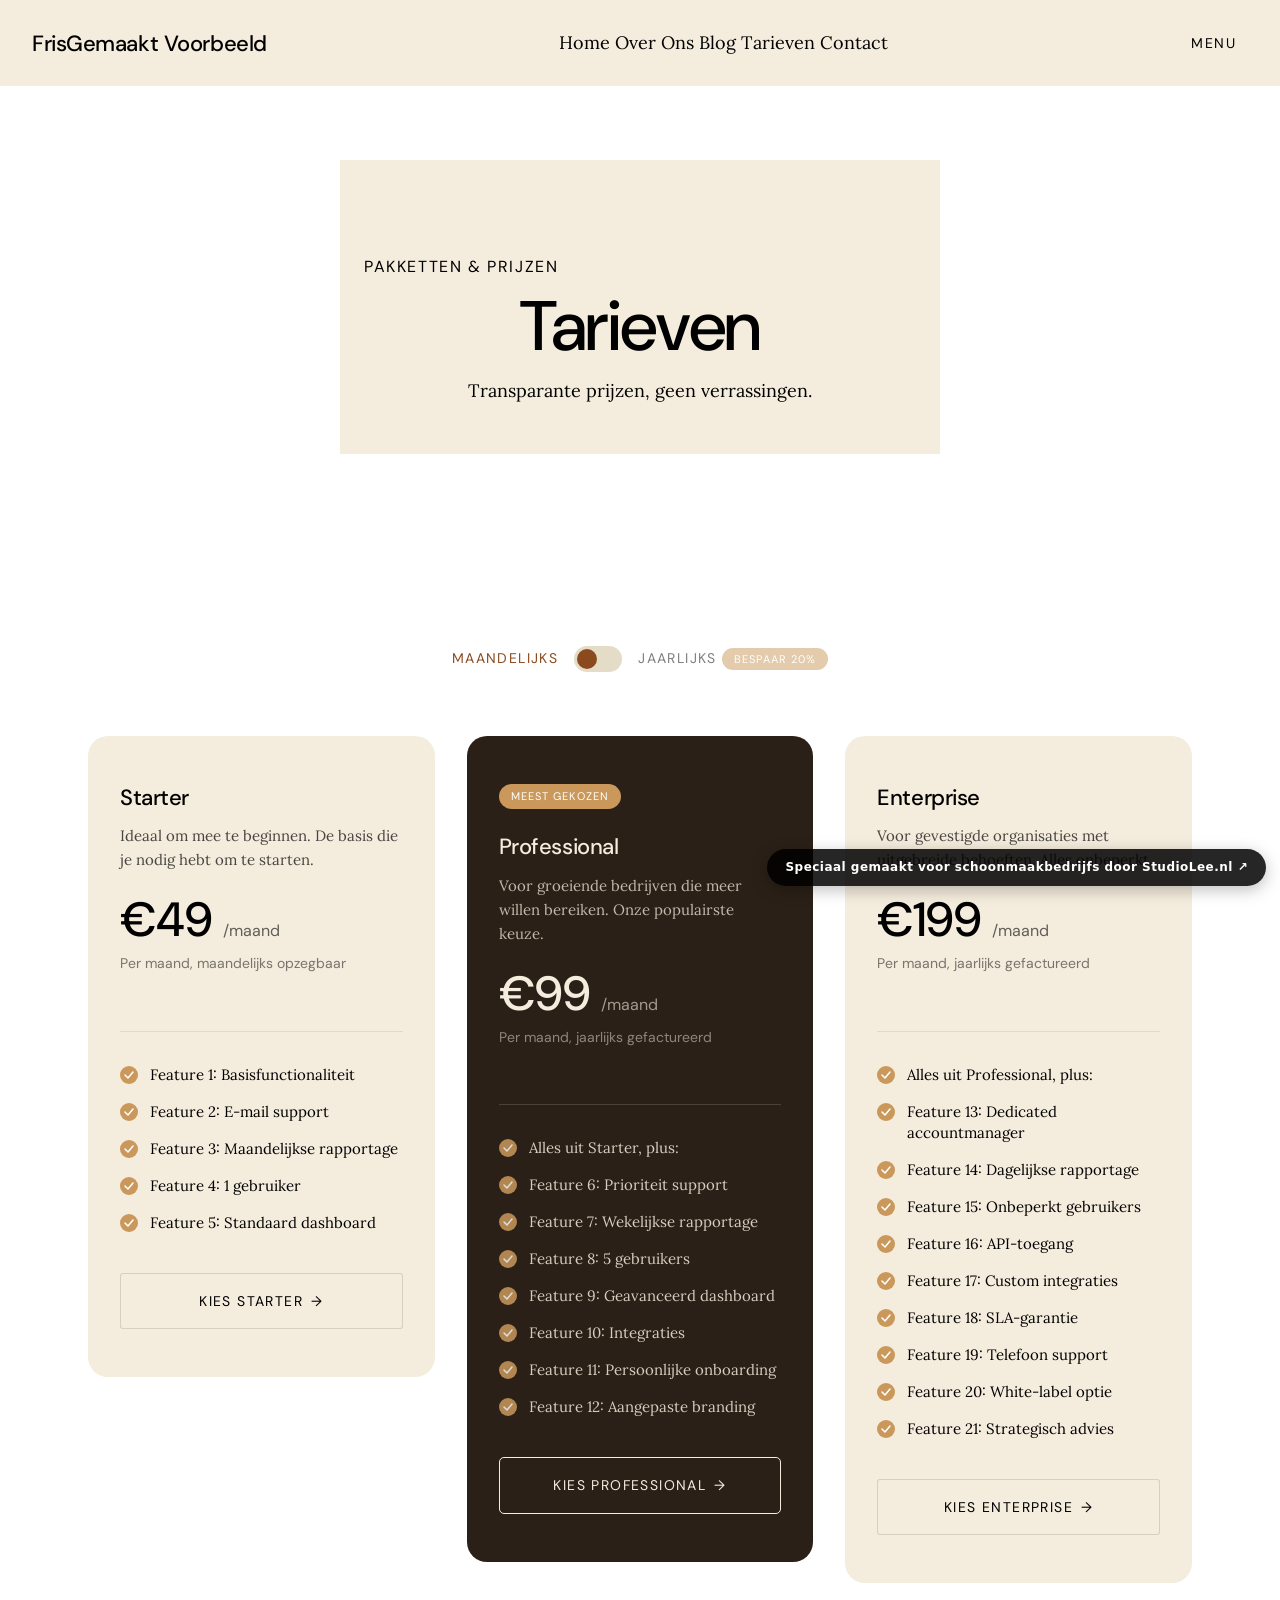
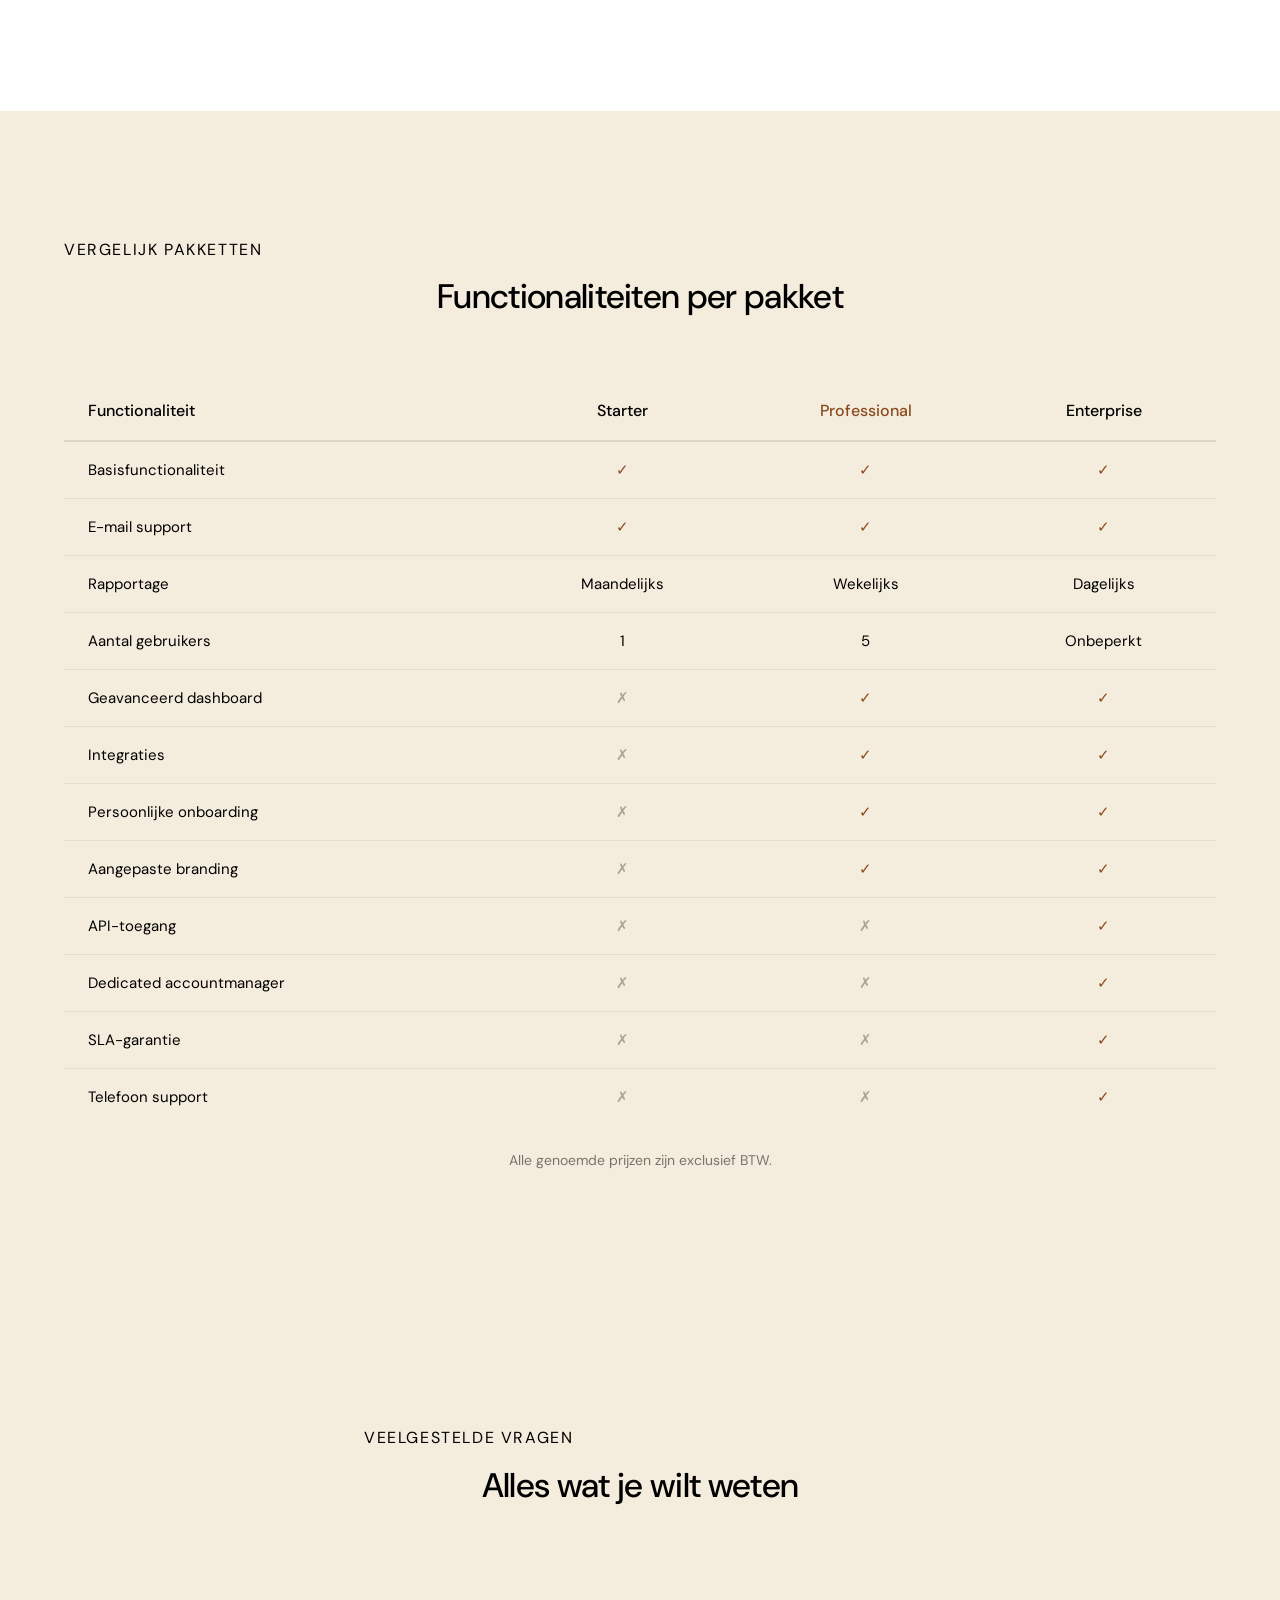
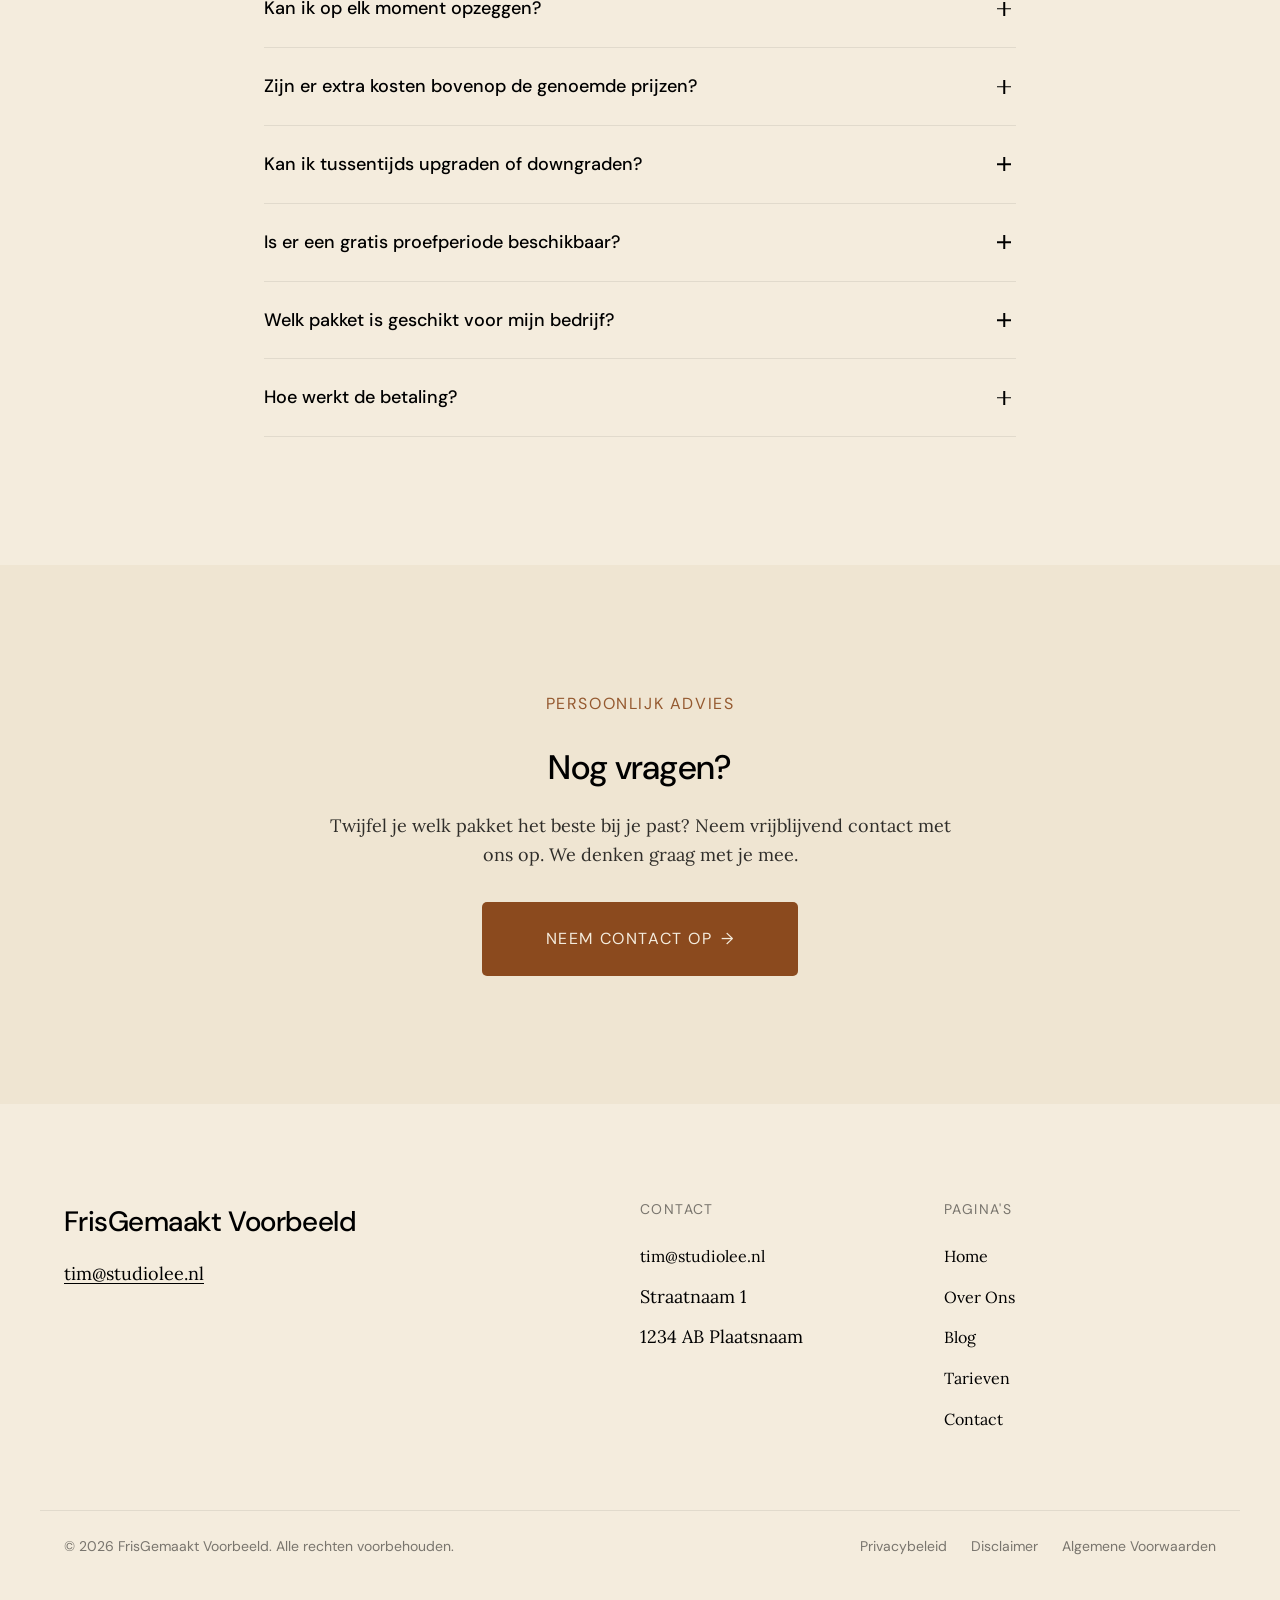
<file: pricing.html>
<!DOCTYPE html>
<html lang="nl">
<head>
  <meta charset="UTF-8">
  <meta name="viewport" content="width=device-width, initial-scale=1.0">
  <meta name="description" content="Bekijk onze transparante tarieven. Kies het pakket dat bij jou past — geen verrassingen, geen verborgen kosten.">
  <title>Tarieven — FrisGemaakt Voorbeeld</title>

  <!-- Google Fonts: DM Sans + Lora -->
  <link rel="preconnect" href="https://fonts.googleapis.com">
  <link rel="preconnect" href="https://fonts.gstatic.com" crossorigin>
  <link href="https://fonts.googleapis.com/css2?family=DM+Sans:wght@400;500&family=Lora:ital,wght@0,400;0,700;1,400&display=swap" rel="stylesheet">

  <!-- Stylesheet -->
  <link rel="stylesheet" href="css/style.css">

  <!-- Favicon -->
  <!-- PLACEHOLDER: Voeg favicon toe -->
</head>
<body>

  <!-- ============================================================
       HEADER / NAVIGATION
       ============================================================ -->
  <header class="nav" role="banner">
    <a href="index.html" class="nav__brand">FrisGemaakt Voorbeeld</a>

    <!-- Desktop nav links -->
    <nav class="nav__links" aria-label="Hoofdnavigatie">
      <a href="index.html">Home</a>
      <a href="about.html">Over Ons</a>
      <a href="blog.html">Blog</a>
      <a href="pricing.html" class="is-active" aria-current="page">Tarieven</a>
      <a href="contact.html">Contact</a>
    </nav>

    <button class="nav__toggle menu-btn" aria-label="Open menu" aria-expanded="false">
      Menu
    </button>
  </header>

  <!-- Mobile / Overlay Menu -->
  <div class="menu-overlay" role="dialog" aria-label="Navigatiemenu">
    <div class="menu-overlay__nav">
      <a href="index.html" class="menu-overlay__link">Home</a>
      <a href="about.html" class="menu-overlay__link">Over Ons</a>
      <a href="blog.html" class="menu-overlay__link">Blog</a>
      <a href="pricing.html" class="menu-overlay__link">Tarieven</a>
      <a href="contact.html" class="menu-overlay__link">Contact</a>

      <div class="menu-overlay__social">
        <a href="#" target="_blank" rel="noopener">Instagram</a>
        <a href="#" target="_blank" rel="noopener">LinkedIn</a>
        <a href="#" target="_blank" rel="noopener">Facebook</a>
      </div>
    </div>
    <div class="menu-overlay__aside">
      <!-- PLACEHOLDER: 4 sfeerbeelden in grid -->
      <div style="background-color: var(--color-dusty-teal); border-radius: var(--radius-lg);"></div>
      <div style="background-color: var(--color-stone); border-radius: var(--radius-lg);"></div>
      <div style="background-color: var(--color-stone); border-radius: var(--radius-lg);"></div>
      <div style="background-color: var(--color-dusty-teal); border-radius: var(--radius-lg);"></div>
    </div>
    <button class="menu-overlay__close menu-close" aria-label="Sluit menu">Sluiten</button>
  </div>

  <!-- Nav spacer -->
  <div class="nav-spacer"></div>


  <!-- ============================================================
       SECTION 1 — PAGE HERO
       ============================================================ -->
  <section class="pricing-header reveal-on-scroll" style="background-color: var(--color-bg-warm); padding: var(--sp-9) 0 var(--sp-7);">
    <div class="container text-center">
      <p class="subheading">Pakketten &amp; Prijzen</p>
      <h1>Tarieven</h1>
      <p style="max-width: 600px; margin: 0 auto; text-align: center;">Transparante prijzen, geen verrassingen.</p>
    </div>
  </section>


  <!-- ============================================================
       SECTION 2 — PRICING TOGGLE + CARDS
       Alle prijzen excl. BTW
       ============================================================ -->
  <section class="pricing-section reveal-on-scroll">
    <div class="container">

      <!-- Monthly / Yearly Toggle -->
      <div class="pricing-toggle" role="group" aria-label="Kies betaalperiode">
        <span class="pricing-toggle__label is-active" id="label-monthly">Maandelijks</span>

        <label class="pricing-toggle__switch" for="pricing-toggle-input" aria-label="Schakel tussen maandelijks en jaarlijks">
          <input type="checkbox" id="pricing-toggle-input" class="pricing-toggle sr-only" role="switch" aria-checked="false">
        </label>

        <span class="pricing-toggle__label" id="label-yearly">Jaarlijks
          <span class="pricing-toggle__save">Bespaar 20%</span>
        </span>
      </div>

      <!-- Pricing Cards — 3 tiers -->
      <!-- NOTE: Alle prijzen excl. BTW -->
      <div class="pricing-grid reveal-on-scroll reveal-stagger">

        <!-- TIER 1: Starter -->
        <div class="pricing-card">
          <h3>Starter</h3>
          <p class="pricing-card__description">Ideaal om mee te beginnen. De basis die je nodig hebt om te starten.</p>

          <!-- Monthly price -->
          <div class="monthly-price">
            <div class="pricing-card__price">&euro;49 <span>/maand</span></div>
          </div>
          <!-- Yearly price (hidden by default via JS) -->
          <div class="yearly-price" style="display: none;">
            <div class="pricing-card__price">&euro;39 <span>/maand</span></div>
          </div>

          <p class="pricing-card__period"><!-- Alle prijzen excl. BTW -->Per maand, maandelijks opzegbaar</p>

          <div class="pricing-card__divider"></div>

          <ul class="pricing-card__features">
            <li class="pricing-card__feature">Feature 1: Basisfunctionaliteit</li>
            <li class="pricing-card__feature">Feature 2: E-mail support</li>
            <li class="pricing-card__feature">Feature 3: Maandelijkse rapportage</li>
            <li class="pricing-card__feature">Feature 4: 1 gebruiker</li>
            <li class="pricing-card__feature">Feature 5: Standaard dashboard</li>
          </ul>

          <a href="contact.html" class="btn btn--secondary">Kies Starter <span class="btn-arrow">&rarr;</span></a>
        </div>

        <!-- TIER 2: Professional (FEATURED / RECOMMENDED) -->
        <div class="pricing-card pricing-card--featured">
          <span class="pricing-card__badge">Meest gekozen</span>
          <h3>Professional</h3>
          <p class="pricing-card__description" style="color: var(--color-cream); opacity: 0.75;">Voor groeiende bedrijven die meer willen bereiken. Onze populairste keuze.</p>

          <!-- Monthly price -->
          <div class="monthly-price">
            <div class="pricing-card__price" style="color: var(--color-cream);">&euro;99 <span>/maand</span></div>
          </div>
          <!-- Yearly price -->
          <div class="yearly-price" style="display: none;">
            <div class="pricing-card__price" style="color: var(--color-cream);">&euro;79 <span>/maand</span></div>
          </div>

          <p class="pricing-card__period" style="color: var(--color-cream); opacity: 0.5;"><!-- Alle prijzen excl. BTW -->Per maand, jaarlijks gefactureerd</p>

          <div class="pricing-card__divider"></div>

          <ul class="pricing-card__features">
            <li class="pricing-card__feature">Alles uit Starter, plus:</li>
            <li class="pricing-card__feature">Feature 6: Prioriteit support</li>
            <li class="pricing-card__feature">Feature 7: Wekelijkse rapportage</li>
            <li class="pricing-card__feature">Feature 8: 5 gebruikers</li>
            <li class="pricing-card__feature">Feature 9: Geavanceerd dashboard</li>
            <li class="pricing-card__feature">Feature 10: Integraties</li>
            <li class="pricing-card__feature">Feature 11: Persoonlijke onboarding</li>
            <li class="pricing-card__feature">Feature 12: Aangepaste branding</li>
          </ul>

          <a href="contact.html" class="btn btn--outline">Kies Professional <span class="btn-arrow">&rarr;</span></a>
        </div>

        <!-- TIER 3: Enterprise -->
        <div class="pricing-card">
          <h3>Enterprise</h3>
          <p class="pricing-card__description">Voor gevestigde organisaties met uitgebreide behoeften. Alles onbeperkt.</p>

          <!-- Monthly price -->
          <div class="monthly-price">
            <div class="pricing-card__price">&euro;199 <span>/maand</span></div>
          </div>
          <!-- Yearly price -->
          <div class="yearly-price" style="display: none;">
            <div class="pricing-card__price">&euro;159 <span>/maand</span></div>
          </div>

          <p class="pricing-card__period"><!-- Alle prijzen excl. BTW -->Per maand, jaarlijks gefactureerd</p>

          <div class="pricing-card__divider"></div>

          <ul class="pricing-card__features">
            <li class="pricing-card__feature">Alles uit Professional, plus:</li>
            <li class="pricing-card__feature">Feature 13: Dedicated accountmanager</li>
            <li class="pricing-card__feature">Feature 14: Dagelijkse rapportage</li>
            <li class="pricing-card__feature">Feature 15: Onbeperkt gebruikers</li>
            <li class="pricing-card__feature">Feature 16: API-toegang</li>
            <li class="pricing-card__feature">Feature 17: Custom integraties</li>
            <li class="pricing-card__feature">Feature 18: SLA-garantie</li>
            <li class="pricing-card__feature">Feature 19: Telefoon support</li>
            <li class="pricing-card__feature">Feature 20: White-label optie</li>
            <li class="pricing-card__feature">Feature 21: Strategisch advies</li>
          </ul>

          <a href="contact.html" class="btn btn--secondary">Kies Enterprise <span class="btn-arrow">&rarr;</span></a>
        </div>

      </div><!-- /.pricing-grid -->

    </div>
  </section>


  <!-- ============================================================
       SECTION 3 — FEATURE COMPARISON TABLE
       Alle prijzen excl. BTW
       ============================================================ -->
  <section class="section-pad bg-cream reveal-on-scroll">
    <div class="container">
      <div class="text-center" style="margin-bottom: var(--sp-8);">
        <p class="subheading">Vergelijk pakketten</p>
        <h2>Functionaliteiten per pakket</h2>
      </div>

      <div style="overflow-x: auto;">
        <table style="width: 100%; max-width: var(--container-max); margin: 0 auto; border-collapse: collapse; font-family: var(--font-ui); font-size: 15px;">
          <thead>
            <tr style="border-bottom: 2px solid rgba(0,0,0,0.1);">
              <th style="text-align: left; padding: var(--sp-4) var(--sp-5); font-weight: 500; font-size: 16px;">Functionaliteit</th>
              <th style="text-align: center; padding: var(--sp-4) var(--sp-5); font-weight: 500; font-size: 16px;">Starter</th>
              <th style="text-align: center; padding: var(--sp-4) var(--sp-5); font-weight: 500; font-size: 16px; color: var(--color-mid-green);">Professional</th>
              <th style="text-align: center; padding: var(--sp-4) var(--sp-5); font-weight: 500; font-size: 16px;">Enterprise</th>
            </tr>
          </thead>
          <tbody>
            <!-- Row 1 -->
            <tr style="border-bottom: 1px solid rgba(0,0,0,0.06);">
              <td style="padding: var(--sp-4) var(--sp-5); text-align: left;">Basisfunctionaliteit</td>
              <td style="padding: var(--sp-4) var(--sp-5); text-align: center; color: var(--color-mid-green);">&#10003;</td>
              <td style="padding: var(--sp-4) var(--sp-5); text-align: center; color: var(--color-mid-green);">&#10003;</td>
              <td style="padding: var(--sp-4) var(--sp-5); text-align: center; color: var(--color-mid-green);">&#10003;</td>
            </tr>
            <!-- Row 2 -->
            <tr style="border-bottom: 1px solid rgba(0,0,0,0.06);">
              <td style="padding: var(--sp-4) var(--sp-5); text-align: left;">E-mail support</td>
              <td style="padding: var(--sp-4) var(--sp-5); text-align: center; color: var(--color-mid-green);">&#10003;</td>
              <td style="padding: var(--sp-4) var(--sp-5); text-align: center; color: var(--color-mid-green);">&#10003;</td>
              <td style="padding: var(--sp-4) var(--sp-5); text-align: center; color: var(--color-mid-green);">&#10003;</td>
            </tr>
            <!-- Row 3 -->
            <tr style="border-bottom: 1px solid rgba(0,0,0,0.06);">
              <td style="padding: var(--sp-4) var(--sp-5); text-align: left;">Rapportage</td>
              <td style="padding: var(--sp-4) var(--sp-5); text-align: center;">Maandelijks</td>
              <td style="padding: var(--sp-4) var(--sp-5); text-align: center;">Wekelijks</td>
              <td style="padding: var(--sp-4) var(--sp-5); text-align: center;">Dagelijks</td>
            </tr>
            <!-- Row 4 -->
            <tr style="border-bottom: 1px solid rgba(0,0,0,0.06);">
              <td style="padding: var(--sp-4) var(--sp-5); text-align: left;">Aantal gebruikers</td>
              <td style="padding: var(--sp-4) var(--sp-5); text-align: center;">1</td>
              <td style="padding: var(--sp-4) var(--sp-5); text-align: center;">5</td>
              <td style="padding: var(--sp-4) var(--sp-5); text-align: center;">Onbeperkt</td>
            </tr>
            <!-- Row 5 -->
            <tr style="border-bottom: 1px solid rgba(0,0,0,0.06);">
              <td style="padding: var(--sp-4) var(--sp-5); text-align: left;">Geavanceerd dashboard</td>
              <td style="padding: var(--sp-4) var(--sp-5); text-align: center; opacity: 0.3;">&#10007;</td>
              <td style="padding: var(--sp-4) var(--sp-5); text-align: center; color: var(--color-mid-green);">&#10003;</td>
              <td style="padding: var(--sp-4) var(--sp-5); text-align: center; color: var(--color-mid-green);">&#10003;</td>
            </tr>
            <!-- Row 6 -->
            <tr style="border-bottom: 1px solid rgba(0,0,0,0.06);">
              <td style="padding: var(--sp-4) var(--sp-5); text-align: left;">Integraties</td>
              <td style="padding: var(--sp-4) var(--sp-5); text-align: center; opacity: 0.3;">&#10007;</td>
              <td style="padding: var(--sp-4) var(--sp-5); text-align: center; color: var(--color-mid-green);">&#10003;</td>
              <td style="padding: var(--sp-4) var(--sp-5); text-align: center; color: var(--color-mid-green);">&#10003;</td>
            </tr>
            <!-- Row 7 -->
            <tr style="border-bottom: 1px solid rgba(0,0,0,0.06);">
              <td style="padding: var(--sp-4) var(--sp-5); text-align: left;">Persoonlijke onboarding</td>
              <td style="padding: var(--sp-4) var(--sp-5); text-align: center; opacity: 0.3;">&#10007;</td>
              <td style="padding: var(--sp-4) var(--sp-5); text-align: center; color: var(--color-mid-green);">&#10003;</td>
              <td style="padding: var(--sp-4) var(--sp-5); text-align: center; color: var(--color-mid-green);">&#10003;</td>
            </tr>
            <!-- Row 8 -->
            <tr style="border-bottom: 1px solid rgba(0,0,0,0.06);">
              <td style="padding: var(--sp-4) var(--sp-5); text-align: left;">Aangepaste branding</td>
              <td style="padding: var(--sp-4) var(--sp-5); text-align: center; opacity: 0.3;">&#10007;</td>
              <td style="padding: var(--sp-4) var(--sp-5); text-align: center; color: var(--color-mid-green);">&#10003;</td>
              <td style="padding: var(--sp-4) var(--sp-5); text-align: center; color: var(--color-mid-green);">&#10003;</td>
            </tr>
            <!-- Row 9 -->
            <tr style="border-bottom: 1px solid rgba(0,0,0,0.06);">
              <td style="padding: var(--sp-4) var(--sp-5); text-align: left;">API-toegang</td>
              <td style="padding: var(--sp-4) var(--sp-5); text-align: center; opacity: 0.3;">&#10007;</td>
              <td style="padding: var(--sp-4) var(--sp-5); text-align: center; opacity: 0.3;">&#10007;</td>
              <td style="padding: var(--sp-4) var(--sp-5); text-align: center; color: var(--color-mid-green);">&#10003;</td>
            </tr>
            <!-- Row 10 -->
            <tr style="border-bottom: 1px solid rgba(0,0,0,0.06);">
              <td style="padding: var(--sp-4) var(--sp-5); text-align: left;">Dedicated accountmanager</td>
              <td style="padding: var(--sp-4) var(--sp-5); text-align: center; opacity: 0.3;">&#10007;</td>
              <td style="padding: var(--sp-4) var(--sp-5); text-align: center; opacity: 0.3;">&#10007;</td>
              <td style="padding: var(--sp-4) var(--sp-5); text-align: center; color: var(--color-mid-green);">&#10003;</td>
            </tr>
            <!-- Row 11 -->
            <tr style="border-bottom: 1px solid rgba(0,0,0,0.06);">
              <td style="padding: var(--sp-4) var(--sp-5); text-align: left;">SLA-garantie</td>
              <td style="padding: var(--sp-4) var(--sp-5); text-align: center; opacity: 0.3;">&#10007;</td>
              <td style="padding: var(--sp-4) var(--sp-5); text-align: center; opacity: 0.3;">&#10007;</td>
              <td style="padding: var(--sp-4) var(--sp-5); text-align: center; color: var(--color-mid-green);">&#10003;</td>
            </tr>
            <!-- Row 12 -->
            <tr>
              <td style="padding: var(--sp-4) var(--sp-5); text-align: left;">Telefoon support</td>
              <td style="padding: var(--sp-4) var(--sp-5); text-align: center; opacity: 0.3;">&#10007;</td>
              <td style="padding: var(--sp-4) var(--sp-5); text-align: center; opacity: 0.3;">&#10007;</td>
              <td style="padding: var(--sp-4) var(--sp-5); text-align: center; color: var(--color-mid-green);">&#10003;</td>
            </tr>
          </tbody>
        </table>
      </div>

      <p style="text-align: center; font-size: var(--fs-small); opacity: 0.5; margin-top: var(--sp-5); font-family: var(--font-ui);">
        <!-- Alle prijzen excl. BTW -->
        Alle genoemde prijzen zijn exclusief BTW.
      </p>

    </div>
  </section>


  <!-- ============================================================
       SECTION 4 — FAQ ACCORDION
       ============================================================ -->
  <section class="faq reveal-on-scroll">
    <div class="faq__header">
      <p class="subheading">Veelgestelde vragen</p>
      <h2>Alles wat je wilt weten</h2>
    </div>

    <div class="faq__list">

      <!-- FAQ 1 -->
      <div class="faq__item faq-item">
        <button class="faq__question faq-question" aria-expanded="false">
          Kan ik op elk moment opzeggen?
          <span class="faq__icon" aria-hidden="true"></span>
        </button>
        <div class="faq__answer faq-answer" role="region">
          <div class="faq__answer-inner">
            <p>Ja, bij maandelijkse betaling kun je op elk moment opzeggen. Bij jaarlijkse betaling loopt je abonnement tot het einde van de betaalperiode. Er zijn geen opzegkosten.</p>
          </div>
        </div>
      </div>

      <!-- FAQ 2 -->
      <div class="faq__item faq-item">
        <button class="faq__question faq-question" aria-expanded="false">
          Zijn er extra kosten bovenop de genoemde prijzen?
          <span class="faq__icon" aria-hidden="true"></span>
        </button>
        <div class="faq__answer faq-answer" role="region">
          <div class="faq__answer-inner">
            <!-- Alle prijzen excl. BTW -->
            <p>Nee, de genoemde prijzen zijn alles-inclusief. Alle prijzen zijn exclusief BTW (21%). Er zijn geen verborgen kosten of onverwachte toeslagen.</p>
          </div>
        </div>
      </div>

      <!-- FAQ 3 -->
      <div class="faq__item faq-item">
        <button class="faq__question faq-question" aria-expanded="false">
          Kan ik tussentijds upgraden of downgraden?
          <span class="faq__icon" aria-hidden="true"></span>
        </button>
        <div class="faq__answer faq-answer" role="region">
          <div class="faq__answer-inner">
            <p>Absoluut. Je kunt op elk moment upgraden naar een hoger pakket. Bij downgraden gaat de wijziging in aan het einde van je huidige betaalperiode. Het verschil wordt naar rato verrekend.</p>
          </div>
        </div>
      </div>

      <!-- FAQ 4 -->
      <div class="faq__item faq-item">
        <button class="faq__question faq-question" aria-expanded="false">
          Is er een gratis proefperiode beschikbaar?
          <span class="faq__icon" aria-hidden="true"></span>
        </button>
        <div class="faq__answer faq-answer" role="region">
          <div class="faq__answer-inner">
            <p>Ja, je kunt aantal dagen gratis uitproberen zonder verplichtingen. Je hoeft geen betaalgegevens in te voeren om te starten. Na de proefperiode kies je zelf of je wilt doorgaan.</p>
          </div>
        </div>
      </div>

      <!-- FAQ 5 -->
      <div class="faq__item faq-item">
        <button class="faq__question faq-question" aria-expanded="false">
          Welk pakket is geschikt voor mijn bedrijf?
          <span class="faq__icon" aria-hidden="true"></span>
        </button>
        <div class="faq__answer faq-answer" role="region">
          <div class="faq__answer-inner">
            <p>Starter is ideaal voor kleine bedrijven die net beginnen. Professional past bij groeiende bedrijven die meer functionaliteit nodig hebben. Enterprise is ontworpen voor grotere organisaties met specifieke wensen. Twijfel je? Neem gerust contact op voor persoonlijk advies.</p>
          </div>
        </div>
      </div>

      <!-- FAQ 6 -->
      <div class="faq__item faq-item">
        <button class="faq__question faq-question" aria-expanded="false">
          Hoe werkt de betaling?
          <span class="faq__icon" aria-hidden="true"></span>
        </button>
        <div class="faq__answer faq-answer" role="region">
          <div class="faq__answer-inner">
            <p>We werken met automatische incasso of factuur. Betaling vindt maandelijks of jaarlijks plaats, afhankelijk van je gekozen plan. Je ontvangt altijd vooraf een factuur per e-mail. Alle gangbare betaalmethoden worden geaccepteerd.</p>
          </div>
        </div>
      </div>

    </div>
  </section>


  <!-- ============================================================
       SECTION 5 — CTA SECTION
       ============================================================ -->
  <section class="cta-banner--solid reveal-on-scroll" style="background-color: var(--color-bg-panel); padding: var(--sp-10) 0;">
    <div class="cta-banner__content" style="max-width: 700px; margin: 0 auto; text-align: center; padding: 0 var(--sp-5);">
      <p class="subheading" style="color: var(--color-mid-green);">Persoonlijk advies</p>
      <h2 style="color: var(--color-text); margin-bottom: var(--sp-5);">Nog vragen?</h2>
      <p style="color: var(--color-text); opacity: 0.8; margin-bottom: var(--sp-6); text-align: center;">Twijfel je welk pakket het beste bij je past? Neem vrijblijvend contact met ons op. We denken graag met je mee.</p>
      <a href="contact.html" class="btn btn--primary btn--lg">Neem contact op <span class="btn-arrow">&rarr;</span></a>
    </div>
  </section>


  <!-- ============================================================
       FOOTER
       ============================================================ -->
  <footer class="footer" role="contentinfo">
    <div class="footer__grid">

      <!-- Column 1: Brand + email -->
      <div>
        <div class="footer__brand">FrisGemaakt Voorbeeld</div>
        <a href="mailto:tim@studiolee.nl" class="footer__email">tim@studiolee.nl</a>
      </div>

      <!-- Column 2: Contact -->
      <div class="footer__col">
        <h4>Contact</h4>
        <ul>
          <li></li>
          <li><a href="mailto:tim@studiolee.nl">tim@studiolee.nl</a></li>
          <li>Straatnaam 1</li>
          <li>1234 AB Plaatsnaam</li>
        </ul>
      </div>

      <!-- Column 3: Navigation -->
      <div class="footer__col">
        <h4>Pagina's</h4>
        <ul>
          <li><a href="index.html">Home</a></li>
          <li><a href="about.html">Over Ons</a></li>
          <li><a href="blog.html">Blog</a></li>
          <li><a href="pricing.html">Tarieven</a></li>
          <li><a href="contact.html">Contact</a></li>
        </ul>
      </div>

    </div>

    <!-- Bottom bar -->
    <div class="footer__bottom">
      <span class="footer__copyright">&copy; 2026 FrisGemaakt Voorbeeld. Alle rechten voorbehouden.</span>
      <div class="footer__legal">
        <a href="privacy.html">Privacybeleid</a>
        <a href="legal.html">Disclaimer</a>
        <a href="algemene-voorwaarden.html">Algemene Voorwaarden</a>
      </div>
    </div>
  </footer>


  <!-- JavaScript -->
  <script src="js/main.js"></script>

  <!-- Enhanced pricing toggle: sync switch visual + labels with checkbox -->
  <script>
    (function() {
      var toggle = document.getElementById('pricing-toggle-input');
      var switchEl = toggle ? toggle.closest('.pricing-toggle__switch') : null;
      var labelMonthly = document.getElementById('label-monthly');
      var labelYearly = document.getElementById('label-yearly');

      if (!toggle || !switchEl) return;

      function updateToggleVisual() {
        var isYearly = toggle.checked;
        if (isYearly) {
          switchEl.classList.add('is-yearly');
          if (labelMonthly) labelMonthly.classList.remove('is-active');
          if (labelYearly) labelYearly.classList.add('is-active');
        } else {
          switchEl.classList.remove('is-yearly');
          if (labelMonthly) labelMonthly.classList.add('is-active');
          if (labelYearly) labelYearly.classList.remove('is-active');
        }
      }

      toggle.addEventListener('change', updateToggleVisual);

      // Allow clicking labels to toggle
      if (labelMonthly) {
        labelMonthly.addEventListener('click', function() {
          toggle.checked = false;
          toggle.dispatchEvent(new Event('change'));
        });
      }
      if (labelYearly) {
        labelYearly.addEventListener('click', function() {
          toggle.checked = true;
          toggle.dispatchEvent(new Event('change'));
        });
      }

      // Set initial visual state
      updateToggleVisual();
    })();
  </script>


  <!-- StudioLee credit badge -->
  <a href="https://www.studiolee.nl" target="_blank" rel="noopener" style="position:fixed;bottom:14px;right:14px;z-index:9999;background:rgba(0,0,0,.85);color:#fff;padding:9px 18px;border-radius:99px;font-family:system-ui,sans-serif;font-size:12px;font-weight:600;letter-spacing:.04em;text-decoration:none;box-shadow:0 4px 16px rgba(0,0,0,.25);transition:transform .2s,background .2s;display:inline-flex;align-items:center;gap:6px" onmouseover="this.style.transform='translateY(-2px)';this.style.background='#cdfb52';this.style.color='#0a0a0a'" onmouseout="this.style.transform='translateY(0)';this.style.background='rgba(0,0,0,.85)';this.style.color='#fff'">Speciaal gemaakt voor schoonmaakbedrijfs door StudioLee.nl &nearr;</a>

</body>
</html>
</file>
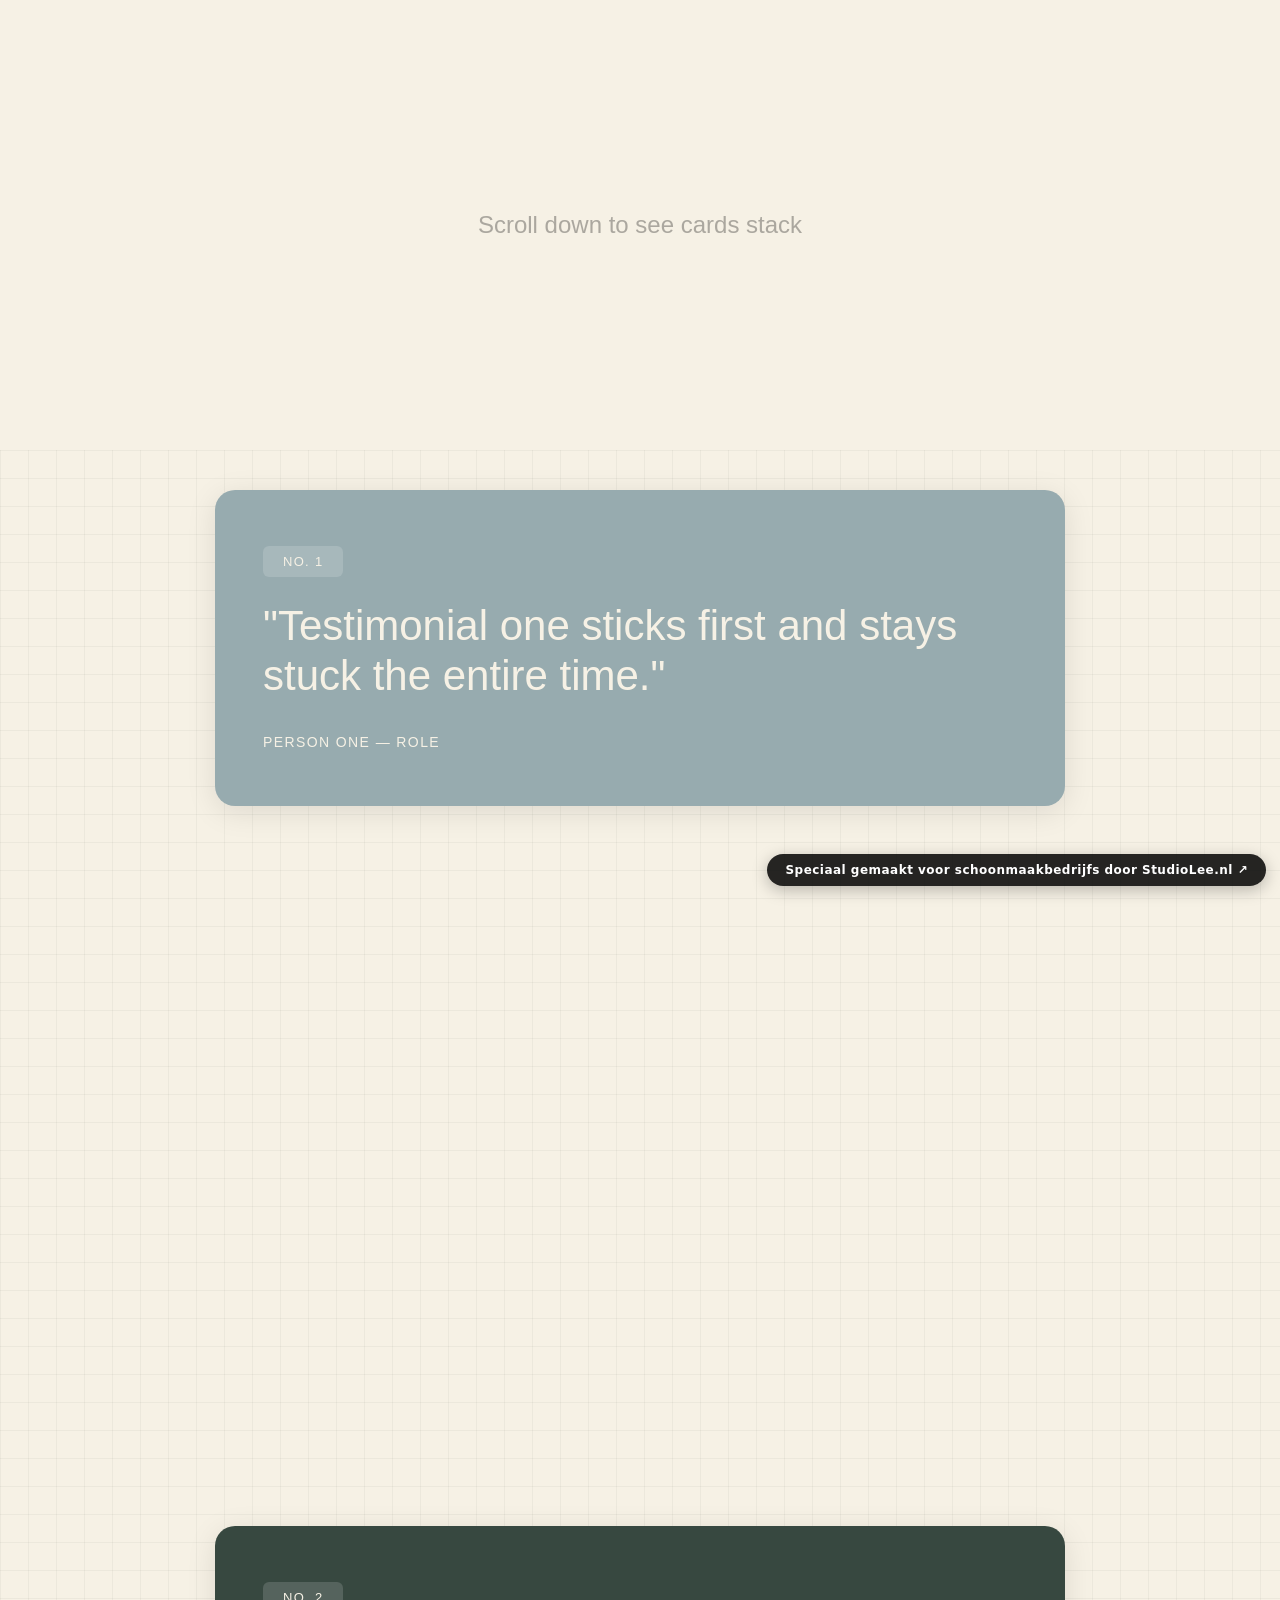
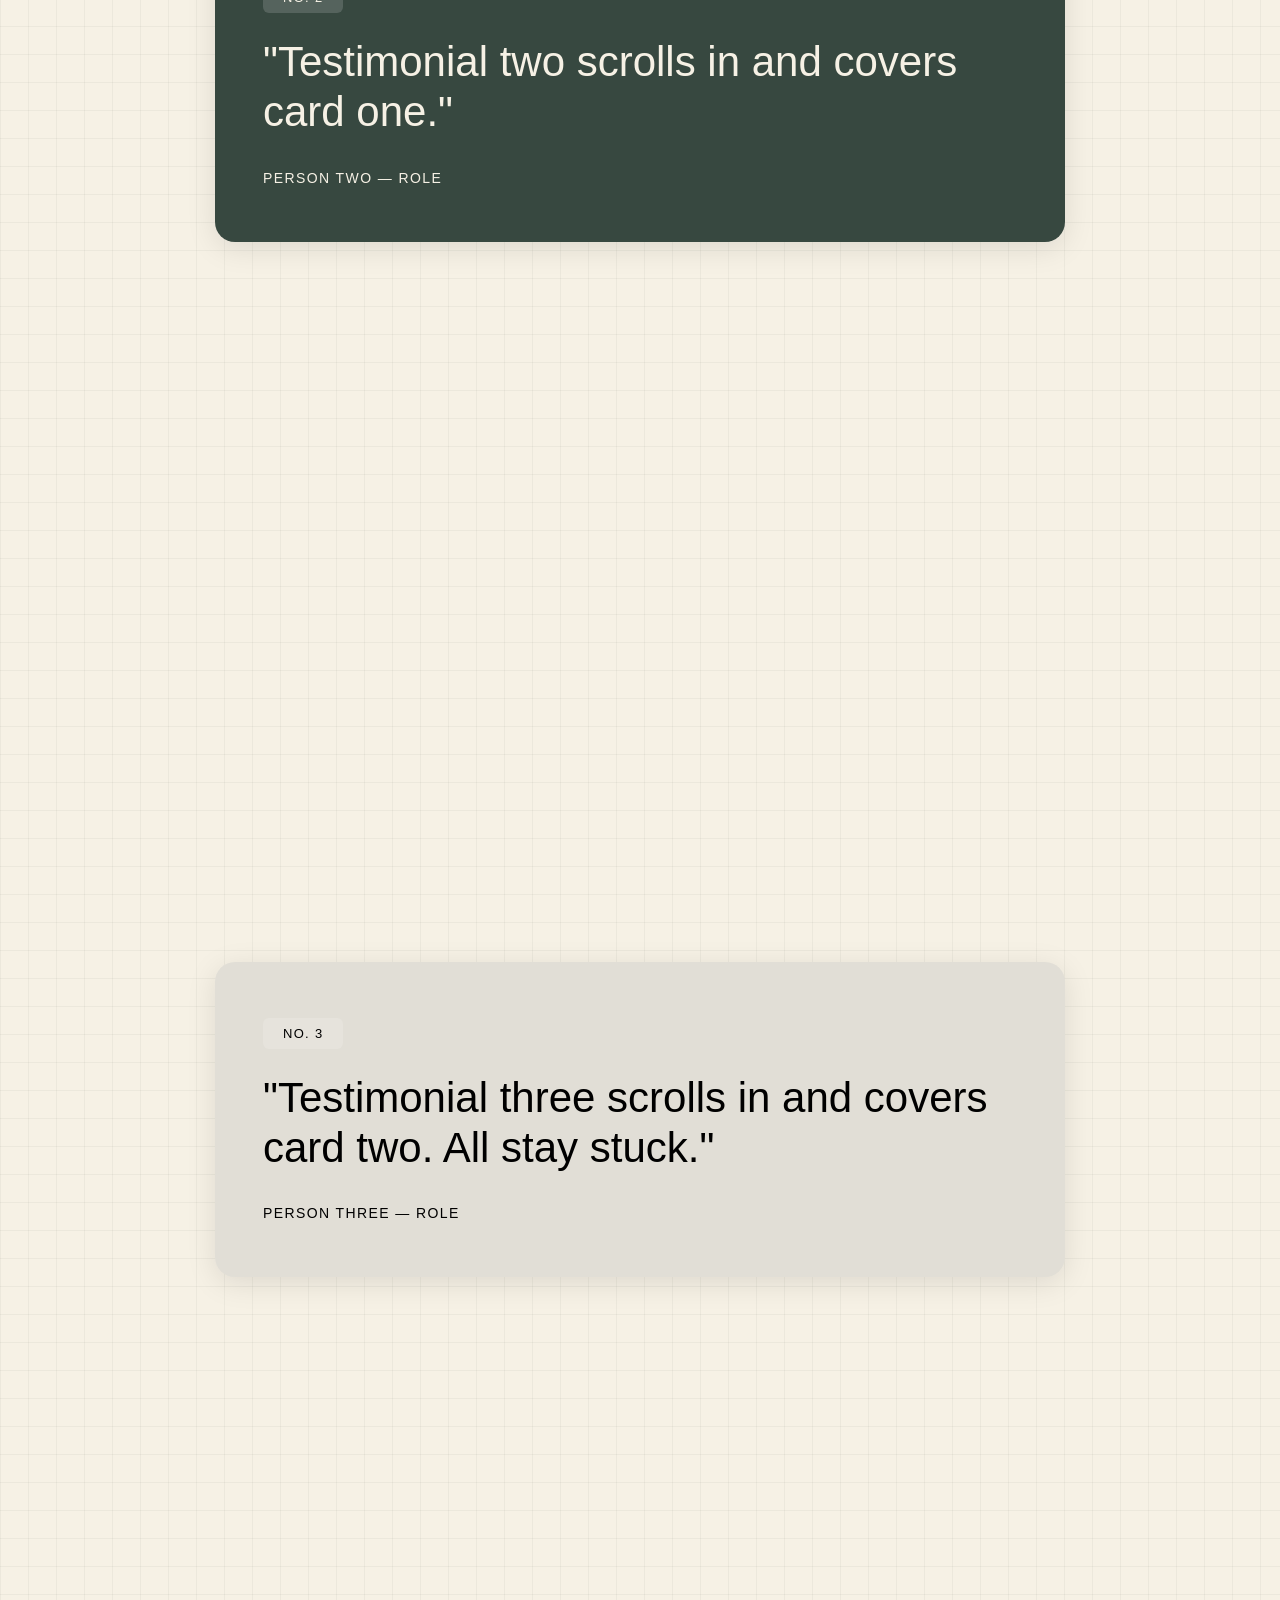
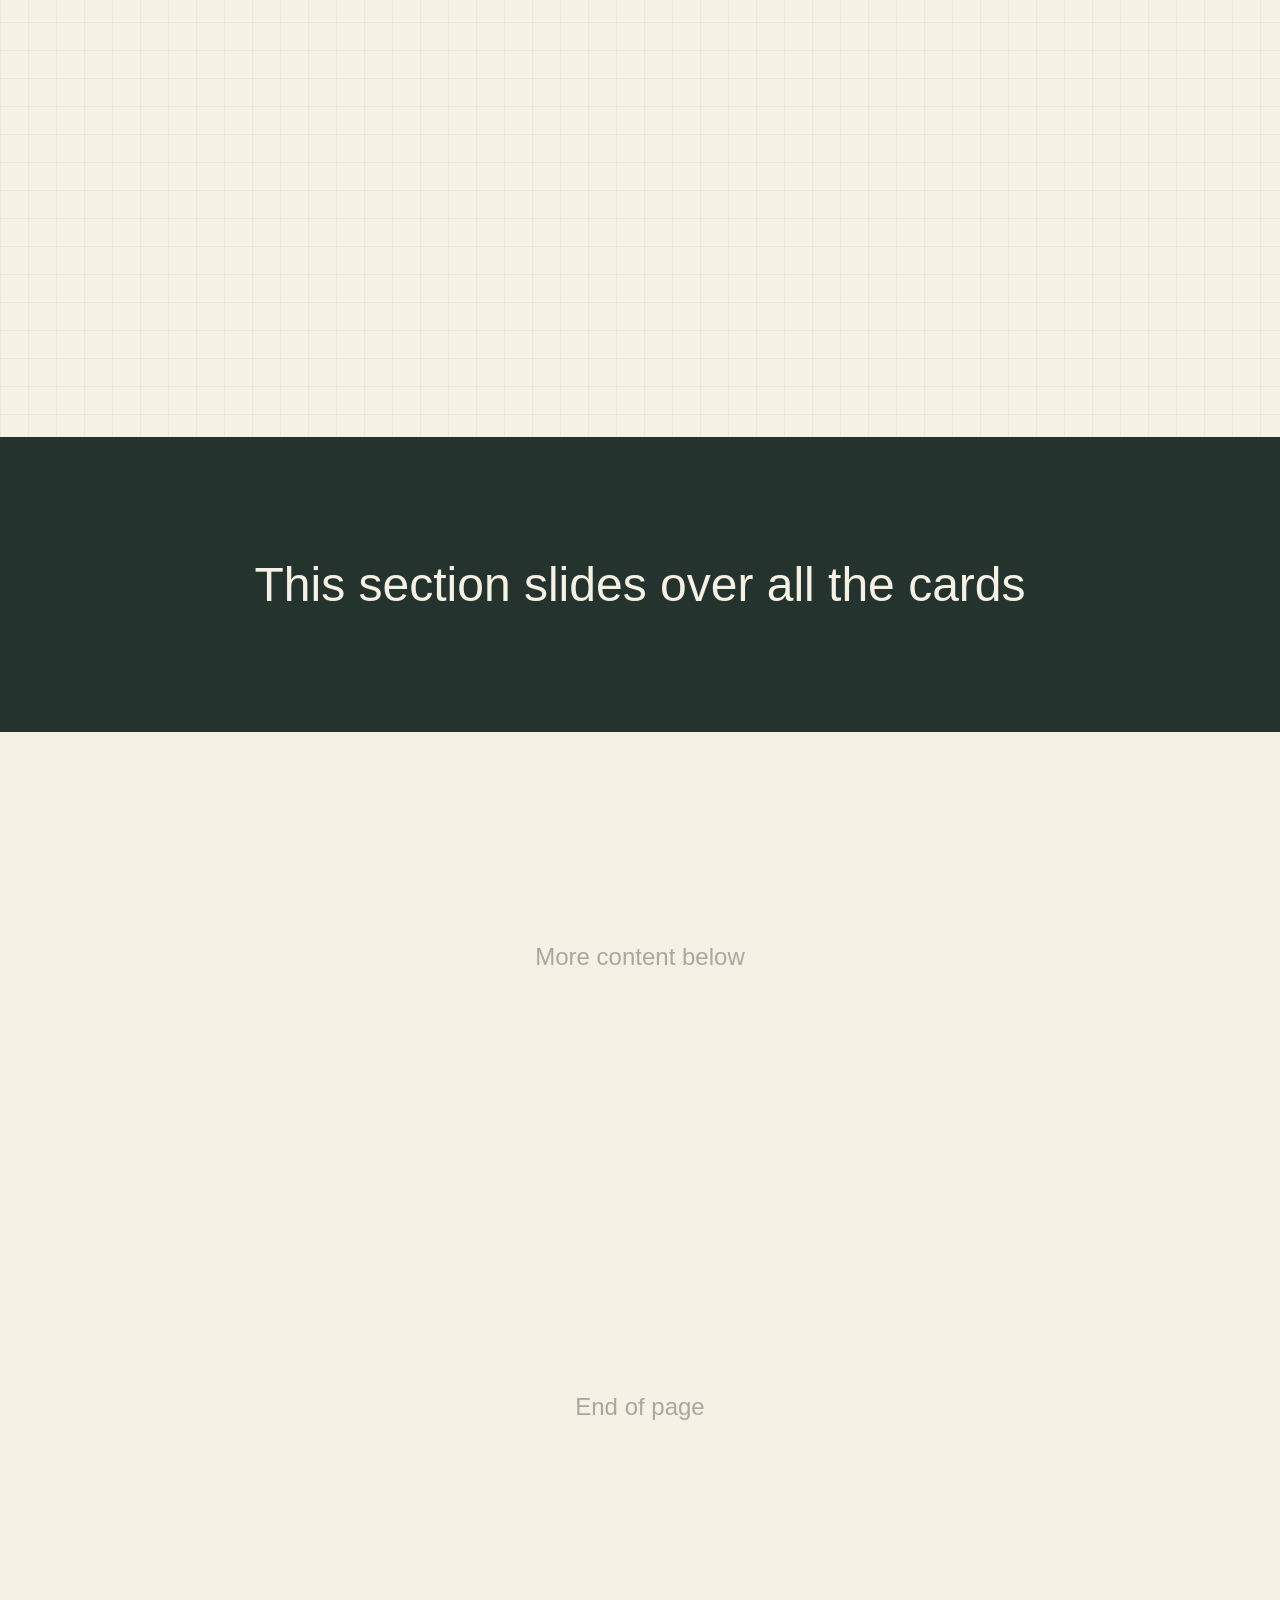
<file: test-sticky.html>
<!DOCTYPE html>
<html lang="nl">
<head>
  <meta charset="UTF-8">
  <meta name="viewport" content="width=device-width, initial-scale=1.0">
  <title>Sticky Test</title>
  <style>
    * { margin: 0; padding: 0; box-sizing: border-box; }
    body { font-family: 'DM Sans', sans-serif; background: #F6F1E5; }

    .spacer { height: 50vh; display: flex; align-items: center; justify-content: center; font-size: 24px; opacity: 0.3; }

    .cards-section {
      padding: 40px 24px;
      background-image:
        linear-gradient(rgba(0,0,0,0.04) 1px, transparent 1px),
        linear-gradient(90deg, rgba(0,0,0,0.04) 1px, transparent 1px);
      background-size: 28px 28px;
    }

    .card {
      max-width: 850px;
      margin: 0 auto;
      border-radius: 20px;
      padding: 56px 48px;
      position: sticky;
      box-shadow: 0 6px 30px rgba(0,0,0,0.1);
    }

    /* All cards stick — margin-top creates scroll delay for each new card */
    .card-1 { background: #97ABAF; color: #F6F1E5; top: 80px;  z-index: 1; }
    .card-2 { background: #374840; color: #F6F1E5; top: 120px; z-index: 2; margin-top: 80vh; }
    .card-3 { background: #E1DED6; color: #000;    top: 160px; z-index: 3; margin-top: 80vh; }

    /* Spacer at end keeps ALL cards sticky until the next section covers them */
    .end-spacer { height: 80vh; }

    /* Next section covers the cards */
    .next-section { background: #24332E; color: #F6F1E5; padding: 120px 48px; position: relative; z-index: 10; text-align: center; }
    .next-section h2 { font-size: 48px; font-weight: 500; }

    .badge { display: inline-block; padding: 8px 20px; border-radius: 6px; background: rgba(255,255,255,0.15); font-size: 13px; text-transform: uppercase; letter-spacing: 0.1em; margin-bottom: 24px; }
    .quote { font-size: clamp(22px, 4vw, 42px); font-weight: 500; line-height: 1.2; }
    .author { margin-top: 32px; font-size: 14px; text-transform: uppercase; letter-spacing: 0.1em; }
  </style>
</head>
<body>
  <div class="spacer">Scroll down to see cards stack</div>

  <section class="cards-section">
    <div class="card card-1">
      <span class="badge">No. 1</span>
      <p class="quote">"Testimonial one sticks first and stays stuck the entire time."</p>
      <p class="author">Person One — Role</p>
    </div>
    <div class="card card-2">
      <span class="badge">No. 2</span>
      <p class="quote">"Testimonial two scrolls in and covers card one."</p>
      <p class="author">Person Two — Role</p>
    </div>
    <div class="card card-3">
      <span class="badge">No. 3</span>
      <p class="quote">"Testimonial three scrolls in and covers card two. All stay stuck."</p>
      <p class="author">Person Three — Role</p>
    </div>

    <div class="end-spacer"></div>
  </section>

  <div class="next-section">
    <h2>This section slides over all the cards</h2>
  </div>

  <div class="spacer">More content below</div>
  <div class="spacer">End of page</div>

  <!-- StudioLee credit badge -->
  <a href="https://www.studiolee.nl" target="_blank" rel="noopener" style="position:fixed;bottom:14px;right:14px;z-index:9999;background:rgba(0,0,0,.85);color:#fff;padding:9px 18px;border-radius:99px;font-family:system-ui,sans-serif;font-size:12px;font-weight:600;letter-spacing:.04em;text-decoration:none;box-shadow:0 4px 16px rgba(0,0,0,.25);transition:transform .2s,background .2s;display:inline-flex;align-items:center;gap:6px" onmouseover="this.style.transform='translateY(-2px)';this.style.background='#cdfb52';this.style.color='#0a0a0a'" onmouseout="this.style.transform='translateY(0)';this.style.background='rgba(0,0,0,.85)';this.style.color='#fff'">Speciaal gemaakt voor schoonmaakbedrijfs door StudioLee.nl &nearr;</a>

</body>
</html>
</file>
<file: css/style.css>
/* ============================================================
   CLIENT WARM TEMPLATE — STYLE.CSS
   Inspired by gatherwell.showit.site

   CUSTOMIZATION: Change CSS variables in :root to rebrand.
   Search for [PLACEHOLDER] comments for content areas.
   ============================================================ */

/* --- GOOGLE FONTS IMPORT --- */
/* [PLACEHOLDER: Update font import if client brand uses different fonts] */
@import url('https://fonts.googleapis.com/css2?family=DM+Sans:wght@400;500&family=Lora:ital,wght@0,400;1,400&display=swap');

/* --- CSS CUSTOM PROPERTIES (THEMING) --- */
:root {
  /* AANNEMER WARM (Bouwgroep Voorbeeld) — warm earthy palette
     Cream + clay terracotta + warm bronze for a friendly local builder feel */
  --color-cream:        #F4ECDD;  /* primary bg, hero, menus */
  --color-dark-green:   #2A2017;  /* dark sections, footer (warm dark brown) */
  --color-mid-green:    #8B4A1E;  /* buttons, cards (warm clay) */
  --color-dusty-teal:   #C9985A;  /* accent (warm bronze) */
  --color-soft-blue:    #EFE5D2;  /* about panel, CTA bg */
  --color-stone:        #E5DCC8;  /* form fields, subtle bg */
  --color-black:        #000000;  /* body text */
  --color-white:        #FFFFFF;  /* body bg */

  /* Semantic aliases — override these for quick rebranding */
  --color-bg:           var(--color-white);
  --color-bg-warm:      var(--color-cream);
  --color-bg-dark:      var(--color-dark-green);
  --color-bg-panel:     var(--color-soft-blue);
  --color-bg-input:     var(--color-stone);
  --color-text:         var(--color-black);
  --color-text-light:   var(--color-cream);
  --color-accent:       var(--color-dusty-teal);
  --color-btn-primary:  var(--color-mid-green);
  --color-btn-text:     var(--color-cream);

  /* Typography — [PLACEHOLDER: change fonts per client] */
  --font-heading:  'DM Sans', sans-serif;
  --font-body:     'Lora', serif;
  --font-ui:       'DM Sans', sans-serif;

  /* Typography scale — desktop */
  --fs-hero:       70px;
  --fs-section:    34px;
  --fs-subheading: 16px;
  --fs-body:       18px;
  --fs-button:     14px;
  --fs-quote:      40px;
  --fs-small:      14px;
  --fs-nav:        16px;

  /* Line heights */
  --lh-hero:       0.95;
  --lh-section:    1.2;
  --lh-body:       1.6;
  --lh-quote:      1.15;

  /* Letter spacing */
  --ls-uppercase:  0.1em;
  --ls-tight:      -0.02em;

  /* Spacing scale */
  --sp-1:   4px;
  --sp-2:   8px;
  --sp-3:   12px;
  --sp-4:   16px;
  --sp-5:   24px;
  --sp-6:   32px;
  --sp-7:   48px;
  --sp-8:   64px;
  --sp-9:   96px;
  --sp-10:  128px;
  --sp-11:  160px;
  --sp-12:  200px;

  /* Section padding */
  --section-pad-y: var(--sp-10);
  --section-pad-x: var(--sp-7);

  /* Grid */
  --container-max:  1200px;
  --container-wide: 1400px;
  --grid-gap:       var(--sp-6);

  /* Radii — rounded everything */
  --radius-sm:    5px;
  --radius-md:    12px;
  --radius-lg:    20px;
  --radius-xl:    30px;
  --radius-pill:  9999px;

  /* Shadows */
  --shadow-btn:   0 4px 16px rgba(55, 72, 64, 0.25);
  --shadow-card:  0 2px 12px rgba(0, 0, 0, 0.06);
  --shadow-lift:  0 8px 30px rgba(0, 0, 0, 0.10);

  /* Transitions */
  --ease-default: cubic-bezier(0.25, 0.1, 0.25, 1);
  --dur-fast:     0.2s;
  --dur-normal:   0.35s;
  --dur-slow:     0.5s;

  /* Z-index scale */
  --z-nav:        50;
  --z-overlay:    100;
  --z-modal:      200;
  --z-toast:      300;
}


/* ============================================================
   RESET & BASE
   ============================================================ */

*, *::before, *::after {
  margin: 0;
  padding: 0;
  box-sizing: border-box;
}

html {
  font-size: 16px;
  scroll-behavior: smooth;
  -webkit-text-size-adjust: 100%;
}

body {
  font-family: var(--font-body);
  font-weight: 400;
  font-size: var(--fs-body);
  line-height: var(--lh-body);
  color: var(--color-text);
  background-color: var(--color-bg);
  -webkit-font-smoothing: antialiased;
  -moz-osx-font-smoothing: grayscale;
}

a {
  color: inherit;
  text-decoration: none;
  transition: color var(--dur-fast) var(--ease-default);
}

a:hover {
  color: var(--color-mid-green);
}

ul, ol {
  list-style: none;
}

img, video, svg {
  display: block;
  max-width: 100%;
  height: auto;
}

button, input, textarea, select {
  font: inherit;
  color: inherit;
  border: none;
  background: none;
  outline: none;
}

button {
  cursor: pointer;
}

::selection {
  background-color: var(--color-dusty-teal);
  color: var(--color-white);
}


/* ============================================================
   UTILITY CLASSES
   ============================================================ */

.container {
  width: 100%;
  max-width: var(--container-max);
  margin-left: auto;
  margin-right: auto;
  padding-left: var(--sp-5);
  padding-right: var(--sp-5);
}

.container--wide {
  max-width: var(--container-wide);
}

.section-pad {
  padding-top: var(--section-pad-y);
  padding-bottom: var(--section-pad-y);
}

.sr-only {
  position: absolute;
  width: 1px;
  height: 1px;
  padding: 0;
  margin: -1px;
  overflow: hidden;
  clip: rect(0, 0, 0, 0);
  white-space: nowrap;
  border: 0;
}

.text-center { text-align: center; }
.text-justify { text-align: justify; }
.text-uppercase {
  text-transform: uppercase;
  letter-spacing: var(--ls-uppercase);
}

.bg-cream  { background-color: var(--color-bg-warm); }
.bg-dark   { background-color: var(--color-bg-dark); color: var(--color-text-light); }
.bg-panel  { background-color: var(--color-bg-panel); }
.bg-stone  { background-color: var(--color-bg-input); }
.bg-white  { background-color: var(--color-bg); }


/* ============================================================
   TYPOGRAPHY
   ============================================================ */

h1, h2, h3, h4, h5, h6 {
  font-family: var(--font-heading);
  font-weight: 500;
  line-height: var(--lh-section);
  letter-spacing: var(--ls-tight);
  color: var(--color-text);
}

.bg-dark h1, .bg-dark h2, .bg-dark h3,
.bg-dark h4, .bg-dark h5, .bg-dark h6 {
  color: var(--color-text-light);
}

h1, .h1 {
  font-size: var(--fs-hero);
  line-height: var(--lh-hero);
}

h2, .h2 {
  font-size: var(--fs-section);
  line-height: var(--lh-section);
}

h3, .h3 {
  font-size: 26px;
  line-height: 1.3;
}

h4, .h4 {
  font-size: 20px;
  line-height: 1.3;
}

p {
  margin-bottom: 1em;
  text-align: justify;
}

p:last-child {
  margin-bottom: 0;
}

.subheading {
  font-family: var(--font-ui);
  font-weight: 400;
  font-size: var(--fs-subheading);
  text-transform: uppercase;
  letter-spacing: var(--ls-uppercase);
  line-height: 1.4;
  margin-bottom: var(--sp-4);
}

.body-serif {
  font-family: var(--font-body);
  font-weight: 400;
  font-size: var(--fs-body);
  line-height: var(--lh-body);
}

.body-serif em, .body-serif i {
  font-style: italic;
}

.quote-text {
  font-family: var(--font-body);
  font-style: italic;
  font-size: var(--fs-quote);
  line-height: var(--lh-quote);
}


/* ============================================================
   BUTTONS
   ============================================================ */

.btn {
  display: inline-flex;
  align-items: center;
  justify-content: center;
  gap: var(--sp-2);
  font-family: var(--font-ui);
  font-weight: 400;
  font-size: var(--fs-button);
  text-transform: uppercase;
  letter-spacing: var(--ls-uppercase);
  padding: var(--sp-4) var(--sp-6);
  border-radius: var(--radius-sm);
  transition: box-shadow var(--dur-slow) var(--ease-default),
              background-color var(--dur-normal) var(--ease-default),
              color var(--dur-normal) var(--ease-default);
  white-space: nowrap;
  text-decoration: none;
  cursor: pointer;
}

/* Primary: dark green bg, cream text */
.btn--primary {
  background-color: var(--color-btn-primary);
  color: var(--color-btn-text);
}

.btn--primary:hover {
  box-shadow: var(--shadow-btn);
  color: var(--color-btn-text);
}

/* Secondary: cream bg, dark text, subtle border */
.btn--secondary {
  background-color: var(--color-cream);
  color: var(--color-black);
  border: 1px solid rgba(0, 0, 0, 0.12);
  border-radius: 3px;
}

.btn--secondary:hover {
  box-shadow: var(--shadow-btn);
  color: var(--color-black);
}

/* Outline: transparent bg with border */
.btn--outline {
  background-color: transparent;
  color: var(--color-text-light);
  border: 1px solid var(--color-text-light);
}

.btn--outline:hover {
  background-color: var(--color-text-light);
  color: var(--color-dark-green);
}

/* Link style button: no bg, underline on hover */
.btn--link {
  background: none;
  padding: 0;
  font-family: var(--font-ui);
  font-size: var(--fs-button);
  text-transform: uppercase;
  letter-spacing: var(--ls-uppercase);
  border-bottom: 1px solid currentColor;
  border-radius: 0;
}

.btn--link:hover {
  opacity: 0.7;
}

/* Size variants */
.btn--sm {
  padding: var(--sp-2) var(--sp-5);
  font-size: 12px;
}

.btn--lg {
  padding: var(--sp-5) var(--sp-8);
  font-size: var(--fs-subheading);
}

/* Arrow icon after button text */
.btn .btn-arrow {
  display: inline-block;
  transition: transform var(--dur-normal) var(--ease-default);
}

.btn:hover .btn-arrow {
  transform: translateX(4px);
}


/* ============================================================
   NAVIGATION — TOP BAR
   ============================================================ */

/* [PLACEHOLDER: Brand name left, "Menu" label right] */

.nav {
  position: fixed;
  top: 0;
  left: 0;
  right: 0;
  z-index: var(--z-nav);
  padding: var(--sp-5) var(--sp-6);
  display: flex;
  align-items: center;
  justify-content: space-between;
  background-color: var(--color-bg-warm);
  transition: background-color var(--dur-normal) var(--ease-default),
              box-shadow var(--dur-normal) var(--ease-default);
}

.nav--scrolled {
  box-shadow: 0 1px 8px rgba(0, 0, 0, 0.06);
}

/* Make nav transparent on hero pages if desired */
.nav--transparent {
  background-color: transparent;
}

.nav--transparent.nav--scrolled {
  background-color: var(--color-bg-warm);
}

.nav__brand {
  font-family: var(--font-heading);
  font-weight: 500;
  font-size: 22px;
  letter-spacing: var(--ls-tight);
  color: var(--color-text);
  text-decoration: none;
}

.nav__brand:hover {
  color: var(--color-text);
}

.nav__toggle {
  font-family: var(--font-ui);
  font-weight: 400;
  font-size: var(--fs-button);
  text-transform: uppercase;
  letter-spacing: var(--ls-uppercase);
  color: var(--color-text);
  background: none;
  border: none;
  cursor: pointer;
  padding: var(--sp-2) var(--sp-3);
  transition: opacity var(--dur-fast) var(--ease-default);
}

.nav__toggle:hover {
  opacity: 0.6;
}

/* Spacer to push content below fixed nav */
.nav-spacer {
  height: 80px;
}


/* ============================================================
   MENU OVERLAY
   ============================================================ */

/* [PLACEHOLDER: Two-panel overlay — dark green links left, social/image grid right] */

.menu-overlay {
  position: fixed;
  inset: 0;
  z-index: var(--z-overlay);
  display: flex;
  opacity: 0;
  visibility: hidden;
  transition: opacity var(--dur-slow) var(--ease-default),
              visibility 0s var(--dur-slow);
}

.menu-overlay.is-open {
  opacity: 1;
  visibility: visible;
  transition: opacity var(--dur-slow) var(--ease-default),
              visibility 0s 0s;
}

/* Left panel: dark green with nav links */
.menu-overlay__nav {
  flex: 1;
  background-color: var(--color-dark-green);
  display: flex;
  flex-direction: column;
  justify-content: center;
  padding: var(--sp-9) var(--sp-8);
  transform: translateY(-20px);
  transition: transform var(--dur-slow) var(--ease-default);
}

.menu-overlay.is-open .menu-overlay__nav {
  transform: translateY(0);
}

.menu-overlay__link {
  font-family: var(--font-heading);
  font-weight: 500;
  font-size: clamp(28px, 4vw, 50px);
  color: var(--color-cream);
  text-decoration: none;
  padding: var(--sp-3) 0;
  transition: opacity var(--dur-fast) var(--ease-default);
  display: block;
}

.menu-overlay__link:hover {
  opacity: 0.6;
  color: var(--color-cream);
}

.menu-overlay__close {
  position: absolute;
  top: var(--sp-5);
  right: var(--sp-6);
  font-family: var(--font-ui);
  font-size: var(--fs-button);
  text-transform: uppercase;
  letter-spacing: var(--ls-uppercase);
  color: var(--color-cream);
  background: none;
  border: none;
  cursor: pointer;
  z-index: calc(var(--z-overlay) + 1);
  padding: var(--sp-2) var(--sp-3);
}

.menu-overlay__close:hover {
  opacity: 0.6;
}

/* Right panel: social / image grid */
.menu-overlay__aside {
  flex: 1;
  background-color: var(--color-mid-green);
  display: grid;
  grid-template-columns: 1fr 1fr;
  grid-template-rows: 1fr 1fr;
  gap: var(--sp-3);
  padding: var(--sp-5);
  transform: translateY(-20px);
  transition: transform var(--dur-slow) var(--ease-default) 0.1s;
}

.menu-overlay.is-open .menu-overlay__aside {
  transform: translateY(0);
}

.menu-overlay__aside img {
  width: 100%;
  height: 100%;
  object-fit: cover;
  border-radius: var(--radius-lg);
}

.menu-overlay__social {
  padding-top: var(--sp-6);
  display: flex;
  gap: var(--sp-5);
}

.menu-overlay__social a {
  color: var(--color-cream);
  font-family: var(--font-ui);
  font-size: var(--fs-small);
  text-transform: uppercase;
  letter-spacing: var(--ls-uppercase);
}


/* ============================================================
   HERO SECTION
   ============================================================ */

/* [PLACEHOLDER: Grid of rounded photo tiles + centered headline + subheading + CTA] */

.hero {
  background-color: var(--color-bg-warm);
  padding: var(--sp-8) var(--sp-5) var(--sp-10);
  text-align: center;
  position: relative;
  overflow: hidden;
}

.hero__tiles {
  display: grid;
  grid-template-columns: repeat(4, 1fr);
  gap: var(--sp-4);
  max-width: var(--container-wide);
  margin: 0 auto var(--sp-8);
}

.hero__tile {
  border-radius: var(--radius-lg);
  overflow: hidden;
  aspect-ratio: 3 / 4;
}

.hero__tile img {
  width: 100%;
  height: 100%;
  object-fit: cover;
  transition: transform var(--dur-slow) var(--ease-default);
}

.hero__tile:hover img {
  transform: scale(1.03);
}

/* Stagger tile heights for visual interest */
.hero__tile:nth-child(2) {
  margin-top: var(--sp-7);
}

.hero__tile:nth-child(4) {
  margin-top: var(--sp-7);
}

.hero__content {
  max-width: 800px;
  margin: 0 auto;
}

.hero__title {
  font-family: var(--font-heading);
  font-weight: 500;
  font-size: var(--fs-hero);
  line-height: var(--lh-hero);
  letter-spacing: var(--ls-tight);
  margin-bottom: var(--sp-5);
  color: var(--color-text);
}

.hero__subtitle {
  font-family: var(--font-body);
  font-size: var(--fs-body);
  line-height: var(--lh-body);
  max-width: 600px;
  margin: 0 auto var(--sp-6);
  text-align: center;
  color: var(--color-text);
}

.hero__cta {
  margin-top: var(--sp-5);
}

/* Hero variant: full-width background image */
.hero--image {
  min-height: 80vh;
  display: flex;
  flex-direction: column;
  align-items: center;
  justify-content: center;
  background-size: cover;
  background-position: center;
  position: relative;
}

.hero--image::after {
  content: '';
  position: absolute;
  inset: 0;
  background: linear-gradient(to bottom, rgba(36, 51, 46, 0.3), rgba(36, 51, 46, 0.6));
  z-index: 1;
}

.hero--image .hero__content {
  position: relative;
  z-index: 2;
}

.hero--image .hero__title,
.hero--image .hero__subtitle {
  color: var(--color-text-light);
}


/* ============================================================
   ABOUT SECTION
   ============================================================ */

/* [PLACEHOLDER: 2-column — rounded image left, tinted panel right with text + button] */

.about {
  padding: var(--section-pad-y) 0;
}

.about__grid {
  display: grid;
  grid-template-columns: 1fr 1fr;
  gap: var(--grid-gap);
  align-items: center;
  max-width: var(--container-wide);
  margin: 0 auto;
  padding: 0 var(--sp-5);
}

.about__image-wrap {
  border-radius: var(--radius-lg);
  overflow: hidden;
  animation: fadeIn var(--dur-slow) var(--ease-default) both;
}

.about__image-wrap img {
  width: 100%;
  height: 100%;
  object-fit: cover;
  display: block;
}

.about__panel {
  background-color: var(--color-bg-panel);
  border-radius: var(--radius-lg);
  padding: var(--sp-8) var(--sp-7);
}

.about__panel .subheading {
  color: var(--color-mid-green);
}

.about__panel h2 {
  margin-bottom: var(--sp-5);
}

.about__panel p {
  margin-bottom: var(--sp-5);
}


/* ============================================================
   SERVICES / HOW IT WORKS — DARK SECTION
   ============================================================ */

/* [PLACEHOLDER: Dark green bg with 3 numbered step cards] */

.steps {
  background-color: var(--color-bg-dark);
  color: var(--color-text-light);
  padding: var(--section-pad-y) 0;
}

.steps__header {
  text-align: center;
  max-width: 600px;
  margin: 0 auto var(--sp-8);
  padding: 0 var(--sp-5);
}

.steps__header .subheading {
  color: var(--color-dusty-teal);
}

.steps__header h2 {
  color: var(--color-text-light);
}

.steps__grid {
  display: grid;
  grid-template-columns: repeat(3, 1fr);
  gap: var(--grid-gap);
  max-width: var(--container-max);
  margin: 0 auto;
  padding: 0 var(--sp-5);
}

.step-card {
  background-color: var(--color-mid-green);
  border-radius: var(--radius-lg);
  padding: var(--sp-7) var(--sp-6);
  text-align: left;
  position: relative;
}

.step-card__number {
  font-family: var(--font-heading);
  font-size: 60px;
  font-weight: 500;
  line-height: 1;
  color: var(--color-dusty-teal);
  margin-bottom: var(--sp-4);
  opacity: 0.5;
}

.step-card h3 {
  font-family: var(--font-heading);
  font-weight: 500;
  font-size: 22px;
  color: var(--color-cream);
  margin-bottom: var(--sp-4);
}

.step-card p {
  font-size: 16px;
  color: var(--color-cream);
  opacity: 0.85;
  text-align: left;
}


/* ============================================================
   TESTIMONIALS — STICKY STACKING CARDS
   ============================================================ */

/* [PLACEHOLDER: Large rounded cards with big quote text, sticky stacking on scroll] */

.testimonials {
  background-color: var(--color-bg-warm);
  padding: var(--section-pad-y) 0;
}

.testimonials__header {
  text-align: center;
  max-width: 600px;
  margin: 0 auto var(--sp-8);
  padding: 0 var(--sp-5);
}

.testimonials__stack {
  max-width: 900px;
  margin: 0 auto;
  padding: 0 var(--sp-5);
  display: flex;
  flex-direction: column;
  gap: var(--sp-6);
}

/* Testimonial card base — overridden by bridge section below */
.testimonial-card {
  border-radius: var(--radius-lg);
  transition: transform var(--dur-normal) var(--ease-default);
}

/* nth-child disabled — we use explicit --1/--2/--3 classes instead */

.testimonial-card__quote {
  font-family: var(--font-body);
  font-style: italic;
  font-size: var(--fs-quote);
  line-height: var(--lh-quote);
  color: var(--color-dark-green);
  margin-bottom: var(--sp-6);
}

.testimonial-card__quote::before {
  content: '\201C';
  display: block;
  font-size: 80px;
  line-height: 0.5;
  margin-bottom: var(--sp-4);
  color: var(--color-mid-green);
  opacity: 0.3;
}

.testimonial-card__author {
  font-family: var(--font-ui);
  font-weight: 400;
  font-size: var(--fs-small);
  text-transform: uppercase;
  letter-spacing: var(--ls-uppercase);
  color: var(--color-dark-green);
}

.testimonial-card__role {
  font-family: var(--font-body);
  font-size: var(--fs-small);
  color: var(--color-mid-green);
  margin-top: var(--sp-1);
}


/* ============================================================
   CTA SECTION — FULL-WIDTH IMAGE + DARK OVERLAY
   ============================================================ */

/* [PLACEHOLDER: Full-width background image with dark overlay + centered text + button] */

.cta-banner {
  position: relative;
  min-height: 500px;
  display: flex;
  align-items: center;
  justify-content: center;
  text-align: center;
  overflow: hidden;
}

.cta-banner__bg {
  position: absolute;
  inset: 0;
  z-index: 0;
}

.cta-banner__bg img {
  width: 100%;
  height: 100%;
  object-fit: cover;
}

.cta-banner__overlay {
  position: absolute;
  inset: 0;
  background: rgba(36, 51, 46, 0.65);
  z-index: 1;
}

.cta-banner__content {
  position: relative;
  z-index: 2;
  max-width: 700px;
  padding: var(--sp-9) var(--sp-5);
}

.cta-banner__content .subheading {
  color: var(--color-dusty-teal);
}

.cta-banner__content h2 {
  color: var(--color-cream);
  margin-bottom: var(--sp-5);
}

.cta-banner__content p {
  color: var(--color-cream);
  opacity: 0.9;
  margin-bottom: var(--sp-6);
  text-align: center;
}

/* CTA variant without image — solid bg */
.cta-banner--solid {
  background-color: var(--color-bg-panel);
  min-height: auto;
  padding: var(--section-pad-y) 0;
}

.cta-banner--solid .cta-banner__content h2 {
  color: var(--color-text);
}

.cta-banner--solid .cta-banner__content p {
  color: var(--color-text);
}


/* ============================================================
   FEATURES / BENEFITS GRID
   ============================================================ */

.features {
  padding: var(--section-pad-y) 0;
}

.features__grid {
  display: grid;
  grid-template-columns: repeat(3, 1fr);
  gap: var(--grid-gap);
  max-width: var(--container-max);
  margin: 0 auto;
  padding: 0 var(--sp-5);
}

.feature-card {
  background-color: var(--color-bg-warm);
  border-radius: var(--radius-lg);
  padding: var(--sp-7) var(--sp-6);
  text-align: center;
  transition: box-shadow var(--dur-normal) var(--ease-default),
              transform var(--dur-normal) var(--ease-default);
}

.feature-card:hover {
  box-shadow: var(--shadow-lift);
  transform: translateY(-4px);
}

.feature-card__icon {
  width: 56px;
  height: 56px;
  margin: 0 auto var(--sp-5);
  display: flex;
  align-items: center;
  justify-content: center;
  background-color: var(--color-bg-panel);
  border-radius: var(--radius-md);
  color: var(--color-mid-green);
}

.feature-card h3 {
  margin-bottom: var(--sp-3);
}

.feature-card p {
  font-size: 16px;
  text-align: center;
  opacity: 0.85;
}


/* ============================================================
   FOOTER
   ============================================================ */

/* [PLACEHOLDER: 3-column on cream bg — brand + email, contact info, nav links] */

.footer {
  background-color: var(--color-bg-warm);
  padding: var(--sp-9) 0 var(--sp-7);
}

.footer__grid {
  display: grid;
  grid-template-columns: 2fr 1fr 1fr;
  gap: var(--grid-gap);
  max-width: var(--container-max);
  margin: 0 auto;
  padding: 0 var(--sp-5);
}

.footer__brand {
  font-family: var(--font-heading);
  font-weight: 500;
  font-size: 28px;
  letter-spacing: var(--ls-tight);
  margin-bottom: var(--sp-4);
  color: var(--color-text);
}

.footer__email {
  font-family: var(--font-body);
  font-size: var(--fs-body);
  color: var(--color-text);
  text-decoration: underline;
  text-underline-offset: 3px;
}

.footer__email:hover {
  color: var(--color-mid-green);
}

.footer__col h4 {
  font-family: var(--font-ui);
  font-weight: 400;
  font-size: var(--fs-button);
  text-transform: uppercase;
  letter-spacing: var(--ls-uppercase);
  margin-bottom: var(--sp-5);
  color: var(--color-text);
  opacity: 0.5;
}

.footer__col ul li {
  margin-bottom: var(--sp-3);
}

.footer__col ul li a {
  font-family: var(--font-body);
  font-size: 16px;
  color: var(--color-text);
  transition: opacity var(--dur-fast) var(--ease-default);
}

.footer__col ul li a:hover {
  opacity: 0.6;
  color: var(--color-text);
}

.footer__bottom {
  max-width: var(--container-max);
  margin: var(--sp-8) auto 0;
  padding: var(--sp-5) var(--sp-5) 0;
  border-top: 1px solid rgba(0, 0, 0, 0.08);
  display: flex;
  align-items: center;
  justify-content: space-between;
}

.footer__copyright {
  font-family: var(--font-ui);
  font-size: var(--fs-small);
  color: var(--color-text);
  opacity: 0.5;
}

.footer__legal {
  display: flex;
  gap: var(--sp-5);
}

.footer__legal a {
  font-family: var(--font-ui);
  font-size: var(--fs-small);
  color: var(--color-text);
  opacity: 0.5;
}

.footer__legal a:hover {
  opacity: 1;
}


/* ============================================================
   CONTACT / APPLICATION FORM
   ============================================================ */

/* [PLACEHOLDER: 2-column form layout with stone-colored input backgrounds] */

.form-section {
  padding: var(--section-pad-y) 0;
  background-color: var(--color-bg);
}

.form-section__grid {
  display: grid;
  grid-template-columns: 1fr 1fr;
  gap: var(--sp-8);
  max-width: var(--container-max);
  margin: 0 auto;
  padding: 0 var(--sp-5);
  align-items: start;
}

.form-section__info h2 {
  margin-bottom: var(--sp-5);
}

.form-section__info p {
  margin-bottom: var(--sp-5);
}

.form-section__info .subheading {
  color: var(--color-mid-green);
}

.form {
  display: flex;
  flex-direction: column;
  gap: var(--sp-5);
}

.form__row {
  display: grid;
  grid-template-columns: 1fr 1fr;
  gap: var(--sp-4);
}

.form__field {
  display: flex;
  flex-direction: column;
  gap: var(--sp-2);
}

.form__label {
  font-family: var(--font-ui);
  font-size: var(--fs-small);
  text-transform: uppercase;
  letter-spacing: var(--ls-uppercase);
  color: var(--color-text);
  opacity: 0.6;
}

.form__input,
.form__textarea,
.form__select {
  width: 100%;
  padding: var(--sp-4) var(--sp-5);
  background-color: var(--color-bg-input);
  border: 1px solid transparent;
  border-radius: var(--radius-sm);
  font-family: var(--font-body);
  font-size: var(--fs-body);
  color: var(--color-text);
  transition: border-color var(--dur-fast) var(--ease-default),
              box-shadow var(--dur-fast) var(--ease-default);
}

.form__input:focus,
.form__textarea:focus,
.form__select:focus {
  border-color: var(--color-dusty-teal);
  box-shadow: 0 0 0 3px rgba(151, 171, 175, 0.2);
}

.form__input::placeholder,
.form__textarea::placeholder {
  color: var(--color-text);
  opacity: 0.35;
}

.form__textarea {
  min-height: 160px;
  resize: vertical;
}

.form__select {
  appearance: none;
  cursor: pointer;
  background-image: url("data:image/svg+xml,%3Csvg xmlns='http://www.w3.org/2000/svg' width='12' height='8' viewBox='0 0 12 8'%3E%3Cpath d='M1 1l5 5 5-5' fill='none' stroke='%23000' stroke-width='1.5' stroke-linecap='round' stroke-linejoin='round'/%3E%3C/svg%3E");
  background-repeat: no-repeat;
  background-position: right var(--sp-4) center;
  padding-right: var(--sp-7);
}

.form__submit {
  align-self: flex-start;
  margin-top: var(--sp-3);
}

.form__note {
  font-size: var(--fs-small);
  color: var(--color-text);
  opacity: 0.5;
}


/* ============================================================
   BLOG — CLUSTER GRID WITH FILTER
   ============================================================ */

/* [PLACEHOLDER: Blog index with filter buttons + article cards with badges] */

.blog-header {
  background-color: var(--color-bg-warm);
  padding: var(--sp-9) 0 var(--sp-7);
  text-align: center;
}

.blog-header h1 {
  margin-bottom: var(--sp-4);
}

.blog-header p {
  max-width: 600px;
  margin: 0 auto;
  text-align: center;
}

/* Filter / Category Buttons */
.blog-filters {
  display: flex;
  flex-wrap: wrap;
  justify-content: center;
  gap: var(--sp-3);
  max-width: var(--container-max);
  margin: 0 auto var(--sp-7);
  padding: var(--sp-6) var(--sp-5) 0;
}

.blog-filter-btn {
  font-family: var(--font-ui);
  font-size: var(--fs-button);
  text-transform: uppercase;
  letter-spacing: var(--ls-uppercase);
  padding: var(--sp-2) var(--sp-5);
  border-radius: var(--radius-pill);
  border: 1px solid rgba(0, 0, 0, 0.12);
  background-color: var(--color-bg);
  color: var(--color-text);
  cursor: pointer;
  transition: background-color var(--dur-fast) var(--ease-default),
              color var(--dur-fast) var(--ease-default),
              border-color var(--dur-fast) var(--ease-default);
}

.blog-filter-btn:hover,
.blog-filter-btn.is-active {
  background-color: var(--color-mid-green);
  color: var(--color-cream);
  border-color: var(--color-mid-green);
}

/* Blog Grid */
.blog-grid {
  display: grid;
  grid-template-columns: repeat(3, 1fr);
  gap: var(--grid-gap);
  max-width: var(--container-max);
  margin: 0 auto;
  padding: 0 var(--sp-5) var(--section-pad-y);
}

/* Article Card */
.article-card {
  background-color: var(--color-bg);
  border-radius: var(--radius-lg);
  overflow: hidden;
  transition: box-shadow var(--dur-normal) var(--ease-default),
              transform var(--dur-normal) var(--ease-default);
  display: flex;
  flex-direction: column;
}

.article-card:hover {
  box-shadow: var(--shadow-lift);
  transform: translateY(-4px);
}

.article-card__image {
  aspect-ratio: 16 / 10;
  overflow: hidden;
}

.article-card__image img {
  width: 100%;
  height: 100%;
  object-fit: cover;
  transition: transform var(--dur-slow) var(--ease-default);
}

.article-card:hover .article-card__image img {
  transform: scale(1.05);
}

.article-card__body {
  padding: var(--sp-5) var(--sp-5) var(--sp-6);
  display: flex;
  flex-direction: column;
  flex: 1;
}

.article-card__badge {
  display: inline-block;
  font-family: var(--font-ui);
  font-size: 11px;
  text-transform: uppercase;
  letter-spacing: var(--ls-uppercase);
  padding: var(--sp-1) var(--sp-3);
  border-radius: var(--radius-pill);
  background-color: var(--color-bg-panel);
  color: var(--color-mid-green);
  margin-bottom: var(--sp-3);
  align-self: flex-start;
}

/* Cluster badge color variants */
.article-card__badge--primary {
  background-color: var(--color-mid-green);
  color: var(--color-cream);
}

.article-card__badge--accent {
  background-color: var(--color-dusty-teal);
  color: var(--color-white);
}

.article-card__title {
  font-family: var(--font-heading);
  font-weight: 500;
  font-size: 20px;
  line-height: 1.3;
  margin-bottom: var(--sp-3);
  color: var(--color-text);
}

.article-card__excerpt {
  font-size: 15px;
  line-height: 1.5;
  color: var(--color-text);
  opacity: 0.75;
  text-align: left;
  margin-bottom: var(--sp-4);
  flex: 1;
}

.article-card__meta {
  font-family: var(--font-ui);
  font-size: 12px;
  text-transform: uppercase;
  letter-spacing: var(--ls-uppercase);
  color: var(--color-text);
  opacity: 0.4;
  margin-top: auto;
}


/* ============================================================
   BLOG — SINGLE ARTICLE
   ============================================================ */

.article {
  max-width: 760px;
  margin: 0 auto;
  padding: var(--sp-7) var(--sp-5) var(--section-pad-y);
}

.article__header {
  text-align: center;
  margin-bottom: var(--sp-7);
}

.article__header .subheading {
  color: var(--color-mid-green);
}

.article__header h1 {
  font-size: clamp(30px, 5vw, 50px);
  margin-bottom: var(--sp-4);
}

.article__header time {
  font-family: var(--font-ui);
  font-size: var(--fs-small);
  text-transform: uppercase;
  letter-spacing: var(--ls-uppercase);
  color: var(--color-text);
  opacity: 0.5;
}

.article__featured-image {
  border-radius: var(--radius-lg);
  overflow: hidden;
  margin-bottom: var(--sp-7);
}

.article__featured-image img {
  width: 100%;
  display: block;
}

/* Article body typography */
.article__body h2 {
  margin-top: var(--sp-7);
  margin-bottom: var(--sp-4);
}

.article__body h3 {
  margin-top: var(--sp-6);
  margin-bottom: var(--sp-3);
}

.article__body p {
  margin-bottom: var(--sp-5);
}

.article__body ul,
.article__body ol {
  margin-bottom: var(--sp-5);
  padding-left: var(--sp-6);
}

.article__body ul {
  list-style: disc;
}

.article__body ol {
  list-style: decimal;
}

.article__body li {
  margin-bottom: var(--sp-2);
  line-height: var(--lh-body);
}

.article__body blockquote {
  border-left: 3px solid var(--color-dusty-teal);
  padding: var(--sp-5) var(--sp-6);
  margin: var(--sp-6) 0;
  background-color: var(--color-bg-warm);
  border-radius: 0 var(--radius-md) var(--radius-md) 0;
  font-style: italic;
}

.article__body img {
  border-radius: var(--radius-md);
  margin: var(--sp-6) 0;
}

.article__body a {
  color: var(--color-mid-green);
  text-decoration: underline;
  text-underline-offset: 3px;
}

.article__body a:hover {
  color: var(--color-dark-green);
}

/* Share / Tags bar */
.article__tags {
  display: flex;
  flex-wrap: wrap;
  gap: var(--sp-2);
  margin-top: var(--sp-7);
  padding-top: var(--sp-5);
  border-top: 1px solid rgba(0, 0, 0, 0.08);
}

.article__tag {
  font-family: var(--font-ui);
  font-size: 12px;
  text-transform: uppercase;
  letter-spacing: var(--ls-uppercase);
  padding: var(--sp-1) var(--sp-3);
  border-radius: var(--radius-pill);
  background-color: var(--color-bg-warm);
  color: var(--color-text);
}


/* ============================================================
   PRICING PAGE
   ============================================================ */

/* [PLACEHOLDER: Pricing tiers/cards, feature lists, FAQ accordion, monthly/yearly toggle] */

.pricing-section {
  padding: var(--section-pad-y) 0;
  background-color: var(--color-bg);
}

.pricing-header {
  text-align: center;
  max-width: 600px;
  margin: 0 auto var(--sp-8);
  padding: 0 var(--sp-5);
}

.pricing-header h1 {
  margin-bottom: var(--sp-4);
}

/* Monthly / Yearly Toggle */
.pricing-toggle {
  display: flex;
  align-items: center;
  justify-content: center;
  gap: var(--sp-4);
  margin-bottom: var(--sp-8);
}

.pricing-toggle__label {
  font-family: var(--font-ui);
  font-size: var(--fs-button);
  text-transform: uppercase;
  letter-spacing: var(--ls-uppercase);
  color: var(--color-text);
  opacity: 0.5;
  cursor: pointer;
  transition: opacity var(--dur-fast) var(--ease-default);
}

.pricing-toggle__label.is-active {
  opacity: 1;
  color: var(--color-mid-green);
}

.pricing-toggle__switch {
  width: 48px;
  height: 26px;
  background-color: var(--color-stone);
  border-radius: var(--radius-pill);
  position: relative;
  cursor: pointer;
  transition: background-color var(--dur-fast) var(--ease-default);
}

.pricing-toggle__switch::after {
  content: '';
  position: absolute;
  top: 3px;
  left: 3px;
  width: 20px;
  height: 20px;
  border-radius: 50%;
  background-color: var(--color-mid-green);
  transition: transform var(--dur-normal) var(--ease-default);
}

.pricing-toggle__switch.is-yearly::after {
  transform: translateX(22px);
}

.pricing-toggle__switch.is-yearly {
  background-color: var(--color-bg-panel);
}

/* Pricing savings badge */
.pricing-toggle__save {
  font-family: var(--font-ui);
  font-size: 11px;
  text-transform: uppercase;
  letter-spacing: var(--ls-uppercase);
  padding: var(--sp-1) var(--sp-3);
  border-radius: var(--radius-pill);
  background-color: var(--color-dusty-teal);
  color: var(--color-white);
}

/* Pricing Cards Grid */
.pricing-grid {
  display: grid;
  grid-template-columns: repeat(3, 1fr);
  gap: var(--grid-gap);
  max-width: var(--container-max);
  margin: 0 auto;
  padding: 0 var(--sp-5);
  align-items: start;
}

.pricing-card {
  background-color: var(--color-bg-warm);
  border-radius: var(--radius-lg);
  padding: var(--sp-7) var(--sp-6);
  display: flex;
  flex-direction: column;
  transition: box-shadow var(--dur-normal) var(--ease-default),
              transform var(--dur-normal) var(--ease-default);
}

.pricing-card:hover {
  box-shadow: var(--shadow-lift);
  transform: translateY(-4px);
}

/* Featured / recommended card */
.pricing-card--featured {
  background-color: var(--color-dark-green);
  color: var(--color-text-light);
  position: relative;
  transform: scale(1.04);
}

.pricing-card--featured:hover {
  transform: scale(1.04) translateY(-4px);
}

.pricing-card--featured h3,
.pricing-card--featured .pricing-card__price {
  color: var(--color-cream);
}

.pricing-card--featured .pricing-card__feature {
  color: var(--color-cream);
  opacity: 0.85;
}

.pricing-card__badge {
  display: inline-block;
  font-family: var(--font-ui);
  font-size: 11px;
  text-transform: uppercase;
  letter-spacing: var(--ls-uppercase);
  padding: var(--sp-1) var(--sp-3);
  border-radius: var(--radius-pill);
  background-color: var(--color-dusty-teal);
  color: var(--color-white);
  margin-bottom: var(--sp-5);
  align-self: flex-start;
}

.pricing-card h3 {
  font-family: var(--font-heading);
  font-weight: 500;
  font-size: 22px;
  margin-bottom: var(--sp-3);
}

.pricing-card__description {
  font-size: 15px;
  opacity: 0.7;
  margin-bottom: var(--sp-5);
  text-align: left;
}

.pricing-card__price {
  font-family: var(--font-heading);
  font-weight: 500;
  font-size: 48px;
  line-height: 1;
  margin-bottom: var(--sp-2);
  color: var(--color-text);
}

.pricing-card__price span {
  font-size: 16px;
  font-weight: 400;
  opacity: 0.6;
}

.pricing-card__period {
  font-family: var(--font-ui);
  font-size: var(--fs-small);
  color: var(--color-text);
  opacity: 0.5;
  margin-bottom: var(--sp-6);
}

/* Yearly price hidden by default, shown via JS toggle */
.pricing-card__price--yearly {
  display: none;
}

.pricing-card__price--monthly {
  display: block;
}

/* When yearly is active */
.pricing--yearly .pricing-card__price--yearly {
  display: block;
}

.pricing--yearly .pricing-card__price--monthly {
  display: none;
}

.pricing-card__divider {
  width: 100%;
  height: 1px;
  background-color: rgba(0, 0, 0, 0.08);
  margin: var(--sp-5) 0;
}

.pricing-card--featured .pricing-card__divider {
  background-color: rgba(255, 255, 255, 0.15);
}

/* Feature list */
.pricing-card__features {
  list-style: none;
  padding: 0;
  margin-bottom: var(--sp-6);
  flex: 1;
}

.pricing-card__feature {
  display: flex;
  align-items: flex-start;
  gap: var(--sp-3);
  padding: var(--sp-2) 0;
  font-size: 15px;
  line-height: 1.4;
}

/* Checkmark before each feature */
.pricing-card__feature::before {
  content: '';
  flex-shrink: 0;
  width: 18px;
  height: 18px;
  margin-top: 2px;
  border-radius: 50%;
  background-color: var(--color-dusty-teal);
  background-image: url("data:image/svg+xml,%3Csvg xmlns='http://www.w3.org/2000/svg' width='10' height='8' viewBox='0 0 10 8'%3E%3Cpath d='M1 4l3 3 5-6' fill='none' stroke='%23fff' stroke-width='1.5' stroke-linecap='round' stroke-linejoin='round'/%3E%3C/svg%3E");
  background-repeat: no-repeat;
  background-position: center;
}

.pricing-card__feature--disabled {
  opacity: 0.35;
  text-decoration: line-through;
}

.pricing-card__feature--disabled::before {
  background-color: var(--color-stone);
  background-image: url("data:image/svg+xml,%3Csvg xmlns='http://www.w3.org/2000/svg' width='8' height='8' viewBox='0 0 8 8'%3E%3Cpath d='M1 4h6' fill='none' stroke='%23999' stroke-width='1.5' stroke-linecap='round'/%3E%3C/svg%3E");
}

.pricing-card .btn {
  width: 100%;
  margin-top: auto;
}


/* ============================================================
   FAQ ACCORDION
   ============================================================ */

/* [PLACEHOLDER: Expandable FAQ items for pricing/contact pages] */

.faq {
  padding: var(--section-pad-y) 0;
  background-color: var(--color-bg-warm);
}

.faq__header {
  text-align: center;
  max-width: 600px;
  margin: 0 auto var(--sp-8);
  padding: 0 var(--sp-5);
}

.faq__list {
  max-width: 800px;
  margin: 0 auto;
  padding: 0 var(--sp-5);
}

.faq__item {
  border-bottom: 1px solid rgba(0, 0, 0, 0.08);
}

.faq__question {
  width: 100%;
  display: flex;
  align-items: center;
  justify-content: space-between;
  padding: var(--sp-5) 0;
  font-family: var(--font-heading);
  font-weight: 500;
  font-size: 18px;
  text-align: left;
  color: var(--color-text);
  cursor: pointer;
  background: none;
  border: none;
  transition: color var(--dur-fast) var(--ease-default);
}

.faq__question:hover {
  color: var(--color-mid-green);
}

.faq__icon {
  flex-shrink: 0;
  width: 24px;
  height: 24px;
  position: relative;
  margin-left: var(--sp-5);
}

/* Plus/minus icon via CSS */
.faq__icon::before,
.faq__icon::after {
  content: '';
  position: absolute;
  top: 50%;
  left: 50%;
  background-color: currentColor;
  transition: transform var(--dur-normal) var(--ease-default);
}

.faq__icon::before {
  width: 14px;
  height: 1.5px;
  transform: translate(-50%, -50%);
}

.faq__icon::after {
  width: 1.5px;
  height: 14px;
  transform: translate(-50%, -50%);
}

/* Rotate to minus when open */
.faq__item.is-open .faq__icon::after {
  transform: translate(-50%, -50%) rotate(90deg);
}

.faq__answer {
  max-height: 0;
  overflow: hidden;
  transition: max-height var(--dur-normal) var(--ease-default),
              padding var(--dur-normal) var(--ease-default);
}

.faq__item.is-open .faq__answer {
  max-height: 500px; /* JS can set exact height; this is a fallback */
}

.faq__answer-inner {
  padding: 0 0 var(--sp-6);
  font-size: 16px;
  line-height: var(--lh-body);
  color: var(--color-text);
  opacity: 0.8;
}

.faq__answer-inner p {
  text-align: left;
}


/* ============================================================
   GALLERY / IMAGE GRID
   ============================================================ */

.gallery {
  padding: var(--section-pad-y) 0;
}

.gallery__grid {
  display: grid;
  grid-template-columns: repeat(3, 1fr);
  gap: var(--sp-4);
  max-width: var(--container-wide);
  margin: 0 auto;
  padding: 0 var(--sp-5);
}

.gallery__item {
  border-radius: var(--radius-lg);
  overflow: hidden;
  aspect-ratio: 1 / 1;
}

.gallery__item--wide {
  grid-column: span 2;
  aspect-ratio: 2 / 1;
}

.gallery__item--tall {
  grid-row: span 2;
  aspect-ratio: auto;
}

.gallery__item img {
  width: 100%;
  height: 100%;
  object-fit: cover;
  transition: transform var(--dur-slow) var(--ease-default);
}

.gallery__item:hover img {
  transform: scale(1.04);
}


/* ============================================================
   404 PAGE
   ============================================================ */

.page-404 {
  min-height: 70vh;
  display: flex;
  flex-direction: column;
  align-items: center;
  justify-content: center;
  text-align: center;
  padding: var(--sp-9) var(--sp-5);
  background-color: var(--color-bg-warm);
}

.page-404__code {
  font-family: var(--font-heading);
  font-weight: 500;
  font-size: clamp(80px, 15vw, 180px);
  line-height: 1;
  color: var(--color-dusty-teal);
  opacity: 0.3;
  margin-bottom: var(--sp-4);
}

.page-404 h1 {
  font-size: clamp(24px, 4vw, 40px);
  margin-bottom: var(--sp-4);
}

.page-404 p {
  max-width: 500px;
  margin: 0 auto var(--sp-6);
  text-align: center;
}


/* ============================================================
   GRATIS SCAN / LEAD FORM PAGE
   ============================================================ */

/* [PLACEHOLDER: Lead generation page with benefit list + form] */

.lead-section {
  padding: var(--section-pad-y) 0;
  background-color: var(--color-bg-warm);
}

.lead-section__grid {
  display: grid;
  grid-template-columns: 1fr 1fr;
  gap: var(--sp-8);
  max-width: var(--container-max);
  margin: 0 auto;
  padding: 0 var(--sp-5);
  align-items: center;
}

.lead-section__benefits ul {
  list-style: none;
  padding: 0;
  margin-top: var(--sp-5);
}

.lead-section__benefits li {
  display: flex;
  align-items: flex-start;
  gap: var(--sp-3);
  padding: var(--sp-3) 0;
  font-size: var(--fs-body);
}

.lead-section__benefits li::before {
  content: '';
  flex-shrink: 0;
  width: 20px;
  height: 20px;
  margin-top: 3px;
  border-radius: 50%;
  background-color: var(--color-mid-green);
  background-image: url("data:image/svg+xml,%3Csvg xmlns='http://www.w3.org/2000/svg' width='10' height='8' viewBox='0 0 10 8'%3E%3Cpath d='M1 4l3 3 5-6' fill='none' stroke='%23F6F1E5' stroke-width='1.5' stroke-linecap='round' stroke-linejoin='round'/%3E%3C/svg%3E");
  background-repeat: no-repeat;
  background-position: center;
}


/* ============================================================
   REVIEW PAKKET PAGE
   ============================================================ */

.review-section {
  padding: var(--section-pad-y) 0;
}

.review-grid {
  display: grid;
  grid-template-columns: repeat(2, 1fr);
  gap: var(--grid-gap);
  max-width: var(--container-max);
  margin: 0 auto;
  padding: 0 var(--sp-5);
}

.review-card {
  background-color: var(--color-bg-warm);
  border-radius: var(--radius-lg);
  padding: var(--sp-6);
}

.review-card__stars {
  color: #D4A853;
  font-size: 20px;
  margin-bottom: var(--sp-3);
  letter-spacing: 2px;
}

.review-card__text {
  font-style: italic;
  margin-bottom: var(--sp-4);
}

.review-card__author {
  font-family: var(--font-ui);
  font-size: var(--fs-small);
  text-transform: uppercase;
  letter-spacing: var(--ls-uppercase);
  opacity: 0.6;
}


/* ============================================================
   LEGAL / PRIVACY PAGES
   ============================================================ */

.legal-page {
  max-width: 800px;
  margin: 0 auto;
  padding: var(--sp-7) var(--sp-5) var(--section-pad-y);
}

.legal-page h1 {
  margin-bottom: var(--sp-6);
  font-size: clamp(28px, 4vw, 42px);
}

.legal-page h2 {
  margin-top: var(--sp-7);
  margin-bottom: var(--sp-4);
  font-size: 22px;
}

.legal-page p {
  margin-bottom: var(--sp-4);
}

.legal-page ul {
  list-style: disc;
  padding-left: var(--sp-6);
  margin-bottom: var(--sp-5);
}

.legal-page li {
  margin-bottom: var(--sp-2);
  line-height: var(--lh-body);
}


/* ============================================================
   ANIMATIONS & SCROLL REVEALS
   ============================================================ */

/* Fade-in animation for about section image */
@keyframes fadeIn {
  from {
    opacity: 0;
    transform: translateY(16px);
  }
  to {
    opacity: 1;
    transform: translateY(0);
  }
}

/* Menu overlay slide in */
@keyframes slideInDown {
  from {
    opacity: 0;
    transform: translateY(-30px);
  }
  to {
    opacity: 1;
    transform: translateY(0);
  }
}

/* Section reveal — applied via JS IntersectionObserver */
.reveal {
  opacity: 0;
  transform: translateY(24px);
  transition: opacity var(--dur-slow) var(--ease-default),
              transform var(--dur-slow) var(--ease-default);
}

.reveal.is-visible {
  opacity: 1;
  transform: translateY(0);
}

/* Stagger children */
.reveal-stagger > * {
  opacity: 0;
  transform: translateY(20px);
  transition: opacity var(--dur-slow) var(--ease-default),
              transform var(--dur-slow) var(--ease-default);
}

.reveal-stagger.is-visible > *:nth-child(1) { transition-delay: 0s; }
.reveal-stagger.is-visible > *:nth-child(2) { transition-delay: 0.1s; }
.reveal-stagger.is-visible > *:nth-child(3) { transition-delay: 0.2s; }
.reveal-stagger.is-visible > *:nth-child(4) { transition-delay: 0.3s; }
.reveal-stagger.is-visible > *:nth-child(5) { transition-delay: 0.4s; }
.reveal-stagger.is-visible > *:nth-child(6) { transition-delay: 0.5s; }

.reveal-stagger.is-visible > * {
  opacity: 1;
  transform: translateY(0);
}

/* Subtle scale on card hover */
.hover-lift {
  transition: transform var(--dur-normal) var(--ease-default),
              box-shadow var(--dur-normal) var(--ease-default);
}

.hover-lift:hover {
  transform: translateY(-4px);
  box-shadow: var(--shadow-lift);
}

/* Respect user preference for reduced motion */
@media (prefers-reduced-motion: reduce) {
  *, *::before, *::after {
    animation-duration: 0.01ms !important;
    animation-iteration-count: 1 !important;
    transition-duration: 0.01ms !important;
    scroll-behavior: auto !important;
  }

  .reveal {
    opacity: 1;
    transform: none;
  }

  .reveal-stagger > * {
    opacity: 1;
    transform: none;
  }
}


/* ============================================================
   RESPONSIVE — TABLET (max-width: 1024px)
   ============================================================ */

@media (max-width: 1024px) {
  :root {
    --fs-hero:       50px;
    --fs-section:    28px;
    --fs-quote:      30px;
    --section-pad-y: var(--sp-9);
  }

  .hero__tiles {
    grid-template-columns: repeat(2, 1fr);
  }

  .hero__tile:nth-child(2),
  .hero__tile:nth-child(4) {
    margin-top: var(--sp-5);
  }

  .about__grid {
    gap: var(--sp-5);
  }

  .steps__grid {
    grid-template-columns: 1fr;
    max-width: 500px;
  }

  .features__grid {
    grid-template-columns: repeat(2, 1fr);
  }

  .blog-grid {
    grid-template-columns: repeat(2, 1fr);
  }

  .pricing-grid {
    grid-template-columns: 1fr;
    max-width: 500px;
    margin-left: auto;
    margin-right: auto;
  }

  .pricing-card--featured {
    transform: none;
  }

  .pricing-card--featured:hover {
    transform: translateY(-4px);
  }

  .footer__grid {
    grid-template-columns: 1fr 1fr;
  }

  .footer__grid > *:first-child {
    grid-column: span 2;
  }

  .gallery__grid {
    grid-template-columns: repeat(2, 1fr);
  }

  .review-grid {
    grid-template-columns: 1fr;
    max-width: 600px;
    margin-left: auto;
    margin-right: auto;
  }

  /* Menu overlay stacks vertically on tablet */
  .menu-overlay {
    flex-direction: column;
  }

  .menu-overlay__aside {
    display: none;
  }

  .menu-overlay__nav {
    padding: var(--sp-9) var(--sp-6);
  }
}


/* ============================================================
   RESPONSIVE — MOBILE (max-width: 768px)
   ============================================================ */

@media (max-width: 768px) {
  :root {
    --fs-hero:       30px;
    --fs-section:    19px;
    --fs-subheading: 12px;
    --fs-body:       15px;
    --fs-button:     11px;
    --fs-quote:      18px;
    --fs-nav:        14px;
    --section-pad-y: var(--sp-8);
  }

  .container {
    padding-left: var(--sp-4);
    padding-right: var(--sp-4);
  }

  /* Navigation */
  .nav {
    padding: var(--sp-4) var(--sp-4);
  }

  .nav__brand {
    font-size: 18px;
  }

  .nav-spacer {
    height: 64px;
  }

  /* Hero */
  .hero {
    padding: var(--sp-6) var(--sp-4) var(--sp-8);
  }

  .hero__tiles {
    grid-template-columns: 1fr 1fr;
    gap: var(--sp-3);
  }

  .hero__tile:nth-child(3),
  .hero__tile:nth-child(4) {
    display: none;
  }

  .hero__tile:nth-child(2) {
    margin-top: var(--sp-4);
  }

  /* About */
  .about__grid {
    grid-template-columns: 1fr;
  }

  .about__panel {
    padding: var(--sp-6) var(--sp-5);
  }

  /* Testimonials — disable sticky stacking on mobile */
  .testimonial-card {
    position: relative;
    top: auto !important;
  }

  .testimonial-card__quote {
    font-size: var(--fs-quote);
  }

  /* Steps */
  .steps__grid {
    grid-template-columns: 1fr;
  }

  .step-card {
    padding: var(--sp-6) var(--sp-5);
  }

  .step-card__number {
    font-size: 40px;
  }

  /* CTA Banner */
  .cta-banner {
    min-height: 350px;
  }

  .cta-banner__content {
    padding: var(--sp-7) var(--sp-4);
  }

  /* Features */
  .features__grid {
    grid-template-columns: 1fr;
  }

  /* Footer */
  .footer__grid {
    grid-template-columns: 1fr;
    gap: var(--sp-6);
  }

  .footer__grid > *:first-child {
    grid-column: span 1;
  }

  .footer__bottom {
    flex-direction: column;
    gap: var(--sp-3);
    text-align: center;
  }

  .footer__legal {
    justify-content: center;
  }

  /* Form */
  .form-section__grid {
    grid-template-columns: 1fr;
  }

  .form__row {
    grid-template-columns: 1fr;
  }

  /* Blog */
  .blog-grid {
    grid-template-columns: 1fr;
  }

  .blog-filters {
    gap: var(--sp-2);
  }

  /* Pricing */
  .pricing-grid {
    grid-template-columns: 1fr;
  }

  /* Gallery */
  .gallery__grid {
    grid-template-columns: 1fr 1fr;
    gap: var(--sp-3);
  }

  .gallery__item--wide {
    grid-column: span 2;
  }

  .gallery__item--tall {
    grid-row: span 1;
    aspect-ratio: 1 / 1;
  }

  /* Lead section */
  .lead-section__grid {
    grid-template-columns: 1fr;
  }

  /* Legal */
  .legal-page {
    padding: var(--sp-6) var(--sp-4) var(--sp-8);
  }
}


/* ============================================================
   RESPONSIVE — SMALL MOBILE (max-width: 480px)
   ============================================================ */

@media (max-width: 480px) {
  :root {
    --fs-hero: 26px;
    --fs-section: 18px;
  }

  .hero__tiles {
    grid-template-columns: 1fr;
  }

  .hero__tile:nth-child(2) {
    display: none;
  }

  .hero__tile:nth-child(1) {
    aspect-ratio: 16 / 9;
  }

  .pricing-card {
    padding: var(--sp-6) var(--sp-5);
  }

  /* mobile testimonial padding handled in bridge */
}


/* ============================================================
   PRINT STYLES
   ============================================================ */

@media print {
  .nav, .nav-spacer, .menu-overlay,
  .cta-banner, .footer, .blog-filters,
  .pricing-toggle, .btn {
    display: none !important;
  }

  body {
    color: #000;
    background: #fff;
    font-size: 12pt;
  }

  h1, h2, h3 {
    page-break-after: avoid;
  }

  img {
    max-width: 100% !important;
  }

  .article {
    max-width: 100%;
    padding: 0;
  }
}


/* ============================================================
   HTML ↔ CSS CLASS COMPATIBILITY BRIDGE
   Maps HTML class names to the BEM-style CSS definitions above.
   ============================================================ */

/* --- Nav / Header --- */
.site-header { position: fixed; top: 0; left: 0; right: 0; z-index: 1000; padding: 24px 32px; display: flex; align-items: center; justify-content: space-between; background-color: var(--color-bg-warm); transition: box-shadow 0.35s ease; }
.site-header.scrolled { box-shadow: 0 1px 8px rgba(0,0,0,0.06); }
.header-inner { display: flex; align-items: center; justify-content: space-between; width: 100%; }
.brand-name { font-family: var(--font-heading); font-weight: 500; font-size: 22px; letter-spacing: -0.02em; color: var(--color-text); text-decoration: none; }
.desktop-nav ul { display: flex; gap: 32px; list-style: none; margin: 0; padding: 0; }
.desktop-nav a { font-family: var(--font-ui); font-size: 14px; text-transform: uppercase; letter-spacing: 0.1em; color: var(--color-text); text-decoration: none; transition: opacity 0.2s; }
.desktop-nav a:hover { opacity: 0.6; }
.desktop-nav a.is-active { opacity: 0.6; }
.mobile-menu-toggle { font-family: var(--font-ui); font-size: 14px; text-transform: uppercase; letter-spacing: 0.1em; color: var(--color-text); background: none; border: none; cursor: pointer; display: none; }
@media (max-width: 768px) { .desktop-nav { display: none; } .mobile-menu-toggle { display: block; } }

/* --- Mobile Menu Overlay --- */
.mobile-menu-overlay { position: fixed; inset: 0; z-index: 2000; background: var(--color-dark-green); display: flex; flex-direction: column; padding: 24px 32px; opacity: 0; visibility: hidden; transition: opacity 0.4s ease, visibility 0s 0.4s; }
.mobile-menu-overlay.active { opacity: 1; visibility: visible; transition: opacity 0.4s ease, visibility 0s 0s; }
.mobile-menu-header { display: flex; justify-content: space-between; align-items: center; margin-bottom: 48px; }
.mobile-menu-header .brand-name { color: var(--color-cream); }
.mobile-menu-close { font-size: 32px; color: var(--color-cream); background: none; border: none; cursor: pointer; line-height: 1; }
.mobile-nav { flex: 1; display: flex; flex-direction: column; justify-content: center; }
.mobile-nav ul { list-style: none; padding: 0; margin: 0; }
.mobile-nav a { font-family: var(--font-heading); font-weight: 500; font-size: clamp(28px, 6vw, 50px); color: var(--color-cream); text-decoration: none; display: block; padding: 12px 0; transition: opacity 0.2s; }
.mobile-nav a:hover { opacity: 0.6; }

/* --- Nav spacer --- */
body { padding-top: 80px; }

/* --- Hero --- */
.hero { background-color: var(--color-bg-warm); padding: 40px 24px 120px; text-align: center; position: relative; min-height: 100vh; display: flex; align-items: center; justify-content: center; }
.hero-inner { max-width: 1200px; margin: 0 auto; width: 100%; }
.hero-photo-grid { display: flex; justify-content: center; gap: 14px; margin: 0 auto 56px; max-width: 1000px; align-items: center; min-height: 320px; }
.photo-tile { border-radius: 20px; overflow: hidden; width: 180px; flex-shrink: 0; background: var(--color-stone); }
.photo-tile img { width: 100%; height: 100%; object-fit: cover; display: block; }
/* Staggered heights — alternating up/down offsets like original */
.photo-tile--1 { height: 260px; align-self: flex-end; }
.photo-tile--2 { height: 300px; align-self: flex-start; }
.photo-tile--3 { height: 240px; align-self: flex-end; }
.photo-tile--4 { height: 310px; align-self: flex-start; }
.photo-tile--5 { height: 250px; align-self: flex-end; }
.photo-tile--6 { height: 290px; align-self: flex-start; }
@media (max-width: 768px) {
  .hero-photo-grid { flex-wrap: wrap; max-width: 360px; }
  .photo-tile { width: calc(33% - 10px); height: auto; aspect-ratio: 3/4; margin-bottom: 0 !important; }
}
.hero-text { max-width: 700px; margin: 0 auto; }
.hero-headline { font-family: var(--font-heading); font-weight: 500; font-size: clamp(30px, 6vw, 70px); line-height: 1; letter-spacing: -0.01em; color: var(--color-text); margin-bottom: 20px; }
.hero-subheading { font-family: var(--font-body); font-size: clamp(15px, 2vw, 18px); line-height: 1.5; color: var(--color-text); margin-bottom: 36px; opacity: 0.7; max-width: 500px; margin-left: auto; margin-right: auto; }

/* --- About Preview --- */
.about-preview { padding: 80px 24px 80px; background: var(--color-bg-warm); }
.about-preview-inner { max-width: 1200px; margin: 0 auto; display: grid; grid-template-columns: 1fr; gap: 0; align-items: stretch; }
@media (min-width: 768px) { .about-preview-inner { grid-template-columns: 1fr 1fr; } }
.about-preview-image { border-radius: 20px; overflow: hidden; min-height: 600px; }
.about-preview-image img { width: 100%; height: 100%; object-fit: cover; display: block; min-height: 600px; background: var(--color-stone); }
.about-preview-content { background: var(--color-bg-panel); border-radius: 20px; padding: 72px 56px; display: flex; flex-direction: column; justify-content: center; }
/* Subheading with line decoration like original */
.about-preview-content .subheading { display: flex; align-items: center; gap: 16px; }
.about-preview-content .subheading::before { content: ''; display: block; width: 48px; height: 2px; background: var(--color-text); opacity: 0.4; }
.about-preview-content h2 { font-family: var(--font-heading); font-weight: 500; font-size: clamp(32px, 5vw, 56px); line-height: 1.08; margin: 28px 0 32px; }
.about-preview-content p { font-family: var(--font-body); font-size: 17px; line-height: 1.6; margin-bottom: 40px; text-align: justify; }

/* --- Testimonials Intro --- */
.testimonials-intro {
  padding: 120px 24px 40px;
  text-align: center;
  position: relative;
  /* Graph-paper / grid texture background */
  background-color: var(--color-bg-warm);
  background-image:
    linear-gradient(rgba(0,0,0,0.04) 1px, transparent 1px),
    linear-gradient(90deg, rgba(0,0,0,0.04) 1px, transparent 1px);
  background-size: 28px 28px;
}
.testimonials-intro-inner { max-width: 800px; margin: 0 auto; }
.testimonials-intro h2 { font-family: var(--font-heading); font-weight: 500; font-size: clamp(40px, 8vw, 90px); line-height: 1; margin-top: 16px; }

/* --- Testimonial Cards (simple sticky overlap) --- */
.testimonials-cards {
  padding: 40px 24px 60px;
  background-color: var(--color-bg-warm);
  background-image:
    linear-gradient(rgba(0,0,0,0.04) 1px, transparent 1px),
    linear-gradient(90deg, rgba(0,0,0,0.04) 1px, transparent 1px);
  background-size: 28px 28px;
  /* NO overflow set — sticky needs clean ancestry */
}

/* Hide the separate tab row */
.testimonial-tabs { display: none; }

/* Force sticky on all cards — margin-top creates scroll delay per card */
article.testimonial-card {
  max-width: 850px !important;
  margin-left: auto !important;
  margin-right: auto !important;
  margin-bottom: 0 !important;
  border-radius: 20px !important;
  padding: 56px 48px 48px !important;
  position: sticky !important;
  color: var(--color-cream);
  box-shadow: 0 6px 30px rgba(0,0,0,0.1);
  overflow: visible !important;
}

/* Card 1 sticks first — no margin-top */
article.testimonial-card--1 { top: 80px !important;  z-index: 1 !important; }
/* Card 2 — short scroll-in so it doesn't poke below card 3 */
article.testimonial-card--2 { top: 120px !important; z-index: 2 !important; margin-top: 20vh !important; }
/* Card 3 */
article.testimonial-card--3 { top: 160px !important; z-index: 3 !important; margin-top: 20vh !important; color: var(--color-text); }

.testimonial-card-inner { position: relative; }

/* Badge inside each card */
article.testimonial-card .testimonial-badge {
  display: inline-block;
  padding: 10px 24px;
  border-radius: 6px;
  font-family: var(--font-heading);
  font-size: 13px;
  text-transform: uppercase;
  letter-spacing: 0.1em;
  margin-bottom: 28px;
  background: rgba(255,255,255,0.15);
}

.testimonial-card blockquote { margin: 0; }
.testimonial-card blockquote p {
  font-family: var(--font-heading);
  font-weight: 500;
  font-size: clamp(22px, 3.5vw, 42px);
  line-height: 1.18;
  font-style: normal;
}
.testimonial-attribution { margin-top: 44px; }
.testimonial-name {
  font-family: var(--font-ui);
  font-weight: 400;
  font-size: 14px;
  text-transform: uppercase;
  letter-spacing: 0.1em;
  display: inline;
  font-style: normal;
}
.testimonial-role {
  font-family: var(--font-ui);
  font-size: 13px;
  text-transform: uppercase;
  letter-spacing: 0.1em;
  opacity: 0.5;
  display: inline;
}
.testimonial-attribution cite::after {
  content: ' — ';
}

/* --- How It Works --- */
.how-it-works { background-color: var(--color-dark-green); color: var(--color-cream); padding: 120px 24px 100px; position: relative; z-index: 10; }
.how-it-works-inner { max-width: 1100px; margin: 0 auto; }
.how-it-works-header { text-align: center; margin-bottom: 72px; }
.how-it-works h2 { font-family: var(--font-heading); font-weight: 500; font-size: clamp(30px, 5vw, 52px); color: var(--color-cream); }
.steps-grid { display: grid; grid-template-columns: 1fr; gap: 24px; }
@media (min-width: 768px) { .steps-grid { grid-template-columns: repeat(3, 1fr); } }
.step-card { background: var(--color-mid-green); border-radius: 12px; padding: 48px 36px; text-align: center; }
.step-number { font-family: var(--font-body); font-size: 18px; font-weight: 400; opacity: 0.6; display: block; margin-bottom: 12px; color: var(--color-cream); }
.step-card h3 { font-family: var(--font-heading); font-weight: 500; font-size: clamp(26px, 3vw, 34px); margin-bottom: 16px; color: var(--color-cream); font-style: italic; }
.step-card p { font-family: var(--font-body); font-size: 16px; line-height: 1.6; opacity: 0.75; color: var(--color-cream); }
.how-it-works-cta { text-align: center; margin-top: 72px; }
.how-it-works-cta .btn { background: var(--color-cream); color: var(--color-text); }
.how-it-works-cta .btn:hover { box-shadow: 0 4px 20px rgba(0,0,0,0.3); }

/* --- CTA Full Width --- */
.cta-fullwidth { position: relative; z-index: 10; min-height: 550px; display: flex; align-items: center; justify-content: center; text-align: center; overflow: hidden; border-radius: 20px; margin: 0 24px 80px; }
.cta-fullwidth-bg { position: absolute; inset: 0; background: var(--color-stone); }
.cta-fullwidth-bg img { width: 100%; height: 100%; object-fit: cover; }
.cta-fullwidth-overlay { position: absolute; inset: 0; background: rgba(0,0,0,0.65); }
.cta-fullwidth-content { position: relative; z-index: 1; padding: 80px 32px; }
.cta-fullwidth-content h2 { font-family: var(--font-heading); font-weight: 500; font-size: clamp(30px, 6vw, 60px); color: var(--color-cream); margin-bottom: 40px; line-height: 1.05; }

/* --- Button light variant (for dark sections) --- */
.btn--light { background: var(--color-cream); color: var(--color-text); }
.btn--light:hover { box-shadow: 0 4px 16px rgba(0,0,0,0.25); }

/* --- Footer --- */
.site-footer { background: var(--color-bg-warm); padding: 96px 24px 32px; margin-top: 0; position: relative; z-index: 10; }
.footer-inner { max-width: 1200px; margin: 0 auto; display: grid; grid-template-columns: 1fr; gap: 48px; }
@media (min-width: 768px) { .footer-inner { grid-template-columns: 1fr 1fr 1fr; } }
.footer-col h4 { font-family: var(--font-heading); font-weight: 500; font-size: 16px; text-transform: uppercase; letter-spacing: 0.1em; margin-bottom: 24px; }
.footer-col address { font-style: normal; line-height: 1.8; font-size: 15px; }
.footer-col address a { color: var(--color-text); text-decoration: none; transition: opacity 0.2s; }
.footer-col address a:hover { opacity: 0.6; }
.footer-col--nav ul { list-style: none; padding: 0; margin: 0; }
.footer-col--nav a { font-family: var(--font-ui); font-size: 15px; color: var(--color-text); text-decoration: none; display: block; padding: 4px 0; transition: opacity 0.2s; }
.footer-col--nav a:hover { opacity: 0.6; }
.footer-tagline { font-family: var(--font-body); font-size: 15px; margin: 12px 0 16px; opacity: 0.7; }
.footer-signup { display: flex; gap: 8px; }
.footer-signup input { flex: 1; padding: 10px 14px; border: 1px solid rgba(0,0,0,0.15); border-radius: 5px; font-family: var(--font-body); font-size: 15px; background: var(--color-stone); }
.footer-signup .btn--small { padding: 10px 18px; }
.footer-bottom { max-width: 1200px; margin: 64px auto 0; padding-top: 24px; border-top: 1px solid rgba(0,0,0,0.1); display: flex; justify-content: space-between; align-items: center; flex-wrap: wrap; gap: 16px; font-size: 14px; opacity: 0.6; }
.footer-legal { display: flex; gap: 24px; }
.footer-legal a { color: var(--color-text); text-decoration: none; }

/* --- Scroll reveal (compatibility with JS) --- */
.reveal-on-scroll { opacity: 0; transform: translateY(30px); transition: opacity 0.7s ease-out, transform 0.7s ease-out; }
.reveal-on-scroll.revealed { opacity: 1; transform: translateY(0); }

/* Staggered children */
.reveal-stagger > * { opacity: 0; transform: translateY(20px); transition: opacity 0.5s ease-out, transform 0.5s ease-out; }
.reveal-stagger > *.revealed { opacity: 1; transform: translateY(0); }

/* About image fade-in on scroll */
.about-preview .about-preview-image { opacity: 1; transition: opacity 0.6s ease-out, transform 0.6s ease-out; }
.about-preview.reveal-on-scroll .about-preview-image { opacity: 0; transform: translateY(20px); }
.about-preview.reveal-on-scroll.revealed .about-preview-image { opacity: 1; transform: translateY(0); }
@keyframes fadeIn { from { opacity: 0; } to { opacity: 1; } }

/* --- About page extras --- */
.values-grid { display: grid; grid-template-columns: 1fr; gap: 24px; max-width: 1200px; margin: 0 auto; }
@media (min-width: 768px) { .values-grid { grid-template-columns: repeat(3, 1fr); } }
.value-card { background: var(--color-bg-warm); border-radius: 20px; padding: 40px 32px; text-align: center; }
.value-card svg { margin-bottom: 24px; color: var(--color-mid-green); }
.value-card h3 { font-family: var(--font-heading); font-weight: 500; font-size: 20px; margin-bottom: 12px; }
.value-card p { font-family: var(--font-body); font-size: 16px; line-height: 1.6; opacity: 0.8; }

.team-grid { display: grid; grid-template-columns: repeat(2, 1fr); gap: 32px; max-width: 1200px; margin: 0 auto; }
@media (min-width: 768px) { .team-grid { grid-template-columns: repeat(4, 1fr); } }
.team-card { text-align: center; }
.team-card-image { border-radius: 20px; overflow: hidden; aspect-ratio: 1/1; background: var(--color-stone); margin-bottom: 16px; }
.team-card-image img { width: 100%; height: 100%; object-fit: cover; }
.team-card h3 { font-family: var(--font-heading); font-weight: 500; font-size: 18px; margin-bottom: 4px; }
.team-card .team-role { font-family: var(--font-ui); font-size: 13px; text-transform: uppercase; letter-spacing: 0.1em; opacity: 0.5; margin-bottom: 8px; }
.team-card p { font-family: var(--font-body); font-size: 15px; line-height: 1.5; opacity: 0.7; }

.stats-section { background: var(--color-dark-green); padding: 96px 24px; }
.stats-grid { display: grid; grid-template-columns: repeat(2, 1fr); gap: 48px; max-width: 1000px; margin: 0 auto; text-align: center; }
@media (min-width: 768px) { .stats-grid { grid-template-columns: repeat(4, 1fr); } }
.stat-item .stat-number { font-family: var(--font-heading); font-weight: 500; font-size: clamp(36px, 5vw, 56px); color: var(--color-cream); display: block; }
.stat-item .stat-label { font-family: var(--font-ui); font-size: 14px; text-transform: uppercase; letter-spacing: 0.1em; color: var(--color-cream); opacity: 0.6; margin-top: 8px; display: block; }

/* --- Contact page extras --- */
.contact-grid { display: grid; grid-template-columns: 1fr; gap: 48px; max-width: 1200px; margin: 0 auto; }
@media (min-width: 768px) { .contact-grid { grid-template-columns: 1fr 1fr; } }
.contact-info h3 { font-family: var(--font-heading); font-weight: 500; font-size: 20px; margin-bottom: 16px; }
.contact-info-item { display: flex; align-items: flex-start; gap: 12px; margin-bottom: 20px; font-size: 16px; }
.contact-info-item svg { flex-shrink: 0; color: var(--color-mid-green); margin-top: 2px; }
.social-links { display: flex; gap: 16px; margin-top: 24px; }
.social-links a { font-family: var(--font-ui); font-size: 14px; text-transform: uppercase; letter-spacing: 0.1em; color: var(--color-text); text-decoration: none; transition: opacity 0.2s; }
.social-links a:hover { opacity: 0.6; }

.contact-form .form-group { margin-bottom: 24px; }
.contact-form label { font-family: var(--font-ui); font-size: 13px; text-transform: uppercase; letter-spacing: 0.1em; display: block; margin-bottom: 8px; opacity: 0.6; }
.contact-form input, .contact-form textarea { width: 100%; padding: 12px 16px; border: 1px solid rgba(0,0,0,0.12); border-radius: 5px; font-family: var(--font-body); font-size: 16px; background: var(--color-stone); transition: border-color 0.2s; }
.contact-form input:focus, .contact-form textarea:focus { outline: none; border-color: var(--color-mid-green); }
.contact-form textarea { min-height: 120px; resize: vertical; }
.contact-form .has-error input, .contact-form .has-error textarea { border-color: #c44; }
.field-error { font-size: 13px; color: #c44; margin-top: 4px; }

.map-placeholder { max-width: 1200px; margin: 64px auto 0; border-radius: 20px; background: var(--color-stone); min-height: 300px; display: flex; align-items: center; justify-content: center; font-family: var(--font-ui); opacity: 0.4; text-transform: uppercase; letter-spacing: 0.1em; }

/* --- Page hero (inner pages) --- */
.page-hero { background: var(--color-bg-warm); padding: 96px 24px 64px; text-align: center; }
.page-hero h1 { font-family: var(--font-heading); font-weight: 500; font-size: clamp(30px, 6vw, 70px); line-height: 0.95; margin-bottom: 16px; }
.page-hero p { font-family: var(--font-body); font-size: 18px; max-width: 600px; margin: 0 auto; opacity: 0.7; line-height: 1.6; }

/* --- Blog cluster cards --- */
.cluster-grid { display: grid; grid-template-columns: repeat(2, 1fr); gap: 16px; max-width: 1200px; margin: 0 auto 48px; }
@media (min-width: 768px) { .cluster-grid { grid-template-columns: repeat(4, 1fr); } }
.cluster-card { display: flex; flex-direction: column; align-items: center; text-align: center; padding: 32px 16px; background: var(--color-bg-warm); border: 1px solid rgba(0,0,0,0.08); border-radius: 20px; cursor: pointer; transition: all 0.3s; text-decoration: none; color: var(--color-text); }
.cluster-card:hover { transform: translateY(-4px); box-shadow: 0 8px 30px rgba(0,0,0,0.1); }
.cluster-card svg { margin-bottom: 12px; color: var(--color-mid-green); }
.cluster-card h3 { font-family: var(--font-heading); font-weight: 500; font-size: 16px; margin-bottom: 4px; }
.cluster-card span { font-size: 13px; opacity: 0.5; }

/* --- Blog article cards --- */
.blog-grid { display: grid; grid-template-columns: 1fr; gap: 32px; max-width: 1200px; margin: 0 auto; }
@media (min-width: 768px) { .blog-grid { grid-template-columns: repeat(3, 1fr); } }
.blog-item { transition: opacity 0.3s, transform 0.3s; }
.blog-item.hidden { opacity: 0; transform: scale(0.95); pointer-events: none; position: absolute; }
.blog-card { display: block; text-decoration: none; color: var(--color-text); transition: transform 0.3s; }
.blog-card:hover { transform: translateY(-4px); }
.blog-card-image { border-radius: 20px; overflow: hidden; aspect-ratio: 16/9; background: var(--color-stone); position: relative; margin-bottom: 16px; }
.blog-card-image img { width: 100%; height: 100%; object-fit: cover; }
.blog-badge { position: absolute; top: 12px; right: 12px; background: var(--color-dark-green); color: var(--color-cream); font-family: var(--font-ui); font-size: 11px; text-transform: uppercase; letter-spacing: 0.05em; padding: 6px 10px; border-radius: 5px; }
.blog-badge--pillar { background: var(--color-mid-green); }
.blog-card-meta { font-size: 13px; opacity: 0.5; margin-bottom: 8px; }
.blog-card-title { font-family: var(--font-heading); font-weight: 500; font-size: 18px; line-height: 1.25; margin-bottom: 8px; }
.blog-card:hover .blog-card-title { color: var(--color-mid-green); }
.blog-card-excerpt { font-family: var(--font-body); font-size: 15px; line-height: 1.5; opacity: 0.7; }
.blog-item--pillar { grid-column: span 1; }
@media (min-width: 768px) { .blog-item--pillar { grid-column: span 2; } .blog-item--pillar .blog-card-title { font-size: clamp(20px, 2.5vw, 28px); } }

/* --- Blog filter (compatibility) --- */
.blog-filter-btn { display: inline-block; padding: 8px 18px; border: 1px solid rgba(0,0,0,0.15); border-radius: 9999px; background: none; font-family: var(--font-ui); font-size: 13px; text-transform: uppercase; letter-spacing: 0.1em; cursor: pointer; transition: all 0.3s; color: var(--color-text); }
.blog-filter-btn:hover { border-color: var(--color-mid-green); }
.blog-filter-btn.active, .filter-btn.active { background: var(--color-mid-green); color: var(--color-cream); border-color: var(--color-mid-green); }

/* --- 404 page --- */
.page-404 { min-height: 100vh; display: flex; flex-direction: column; align-items: center; justify-content: center; padding: 32px 24px; text-align: center; background: var(--color-bg-warm); }
.page-404 h1 { font-family: var(--font-heading); font-weight: 500; font-size: clamp(80px, 20vw, 160px); line-height: 1; color: var(--color-mid-green); }
.page-404 p { font-family: var(--font-body); font-size: 18px; max-width: 500px; margin: 16px 0 32px; opacity: 0.7; }
.game-canvas { border: 2px solid rgba(0,0,0,0.1); border-radius: 12px; max-width: 100%; }
.game-info { display: flex; gap: 32px; font-family: var(--font-heading); font-weight: 500; font-size: 16px; text-transform: uppercase; letter-spacing: 0.1em; margin-bottom: 16px; }
.game-info .accent { color: var(--color-mid-green); }

/* ============================================================
   END OF STYLESHEET
   ============================================================ */
</file>
